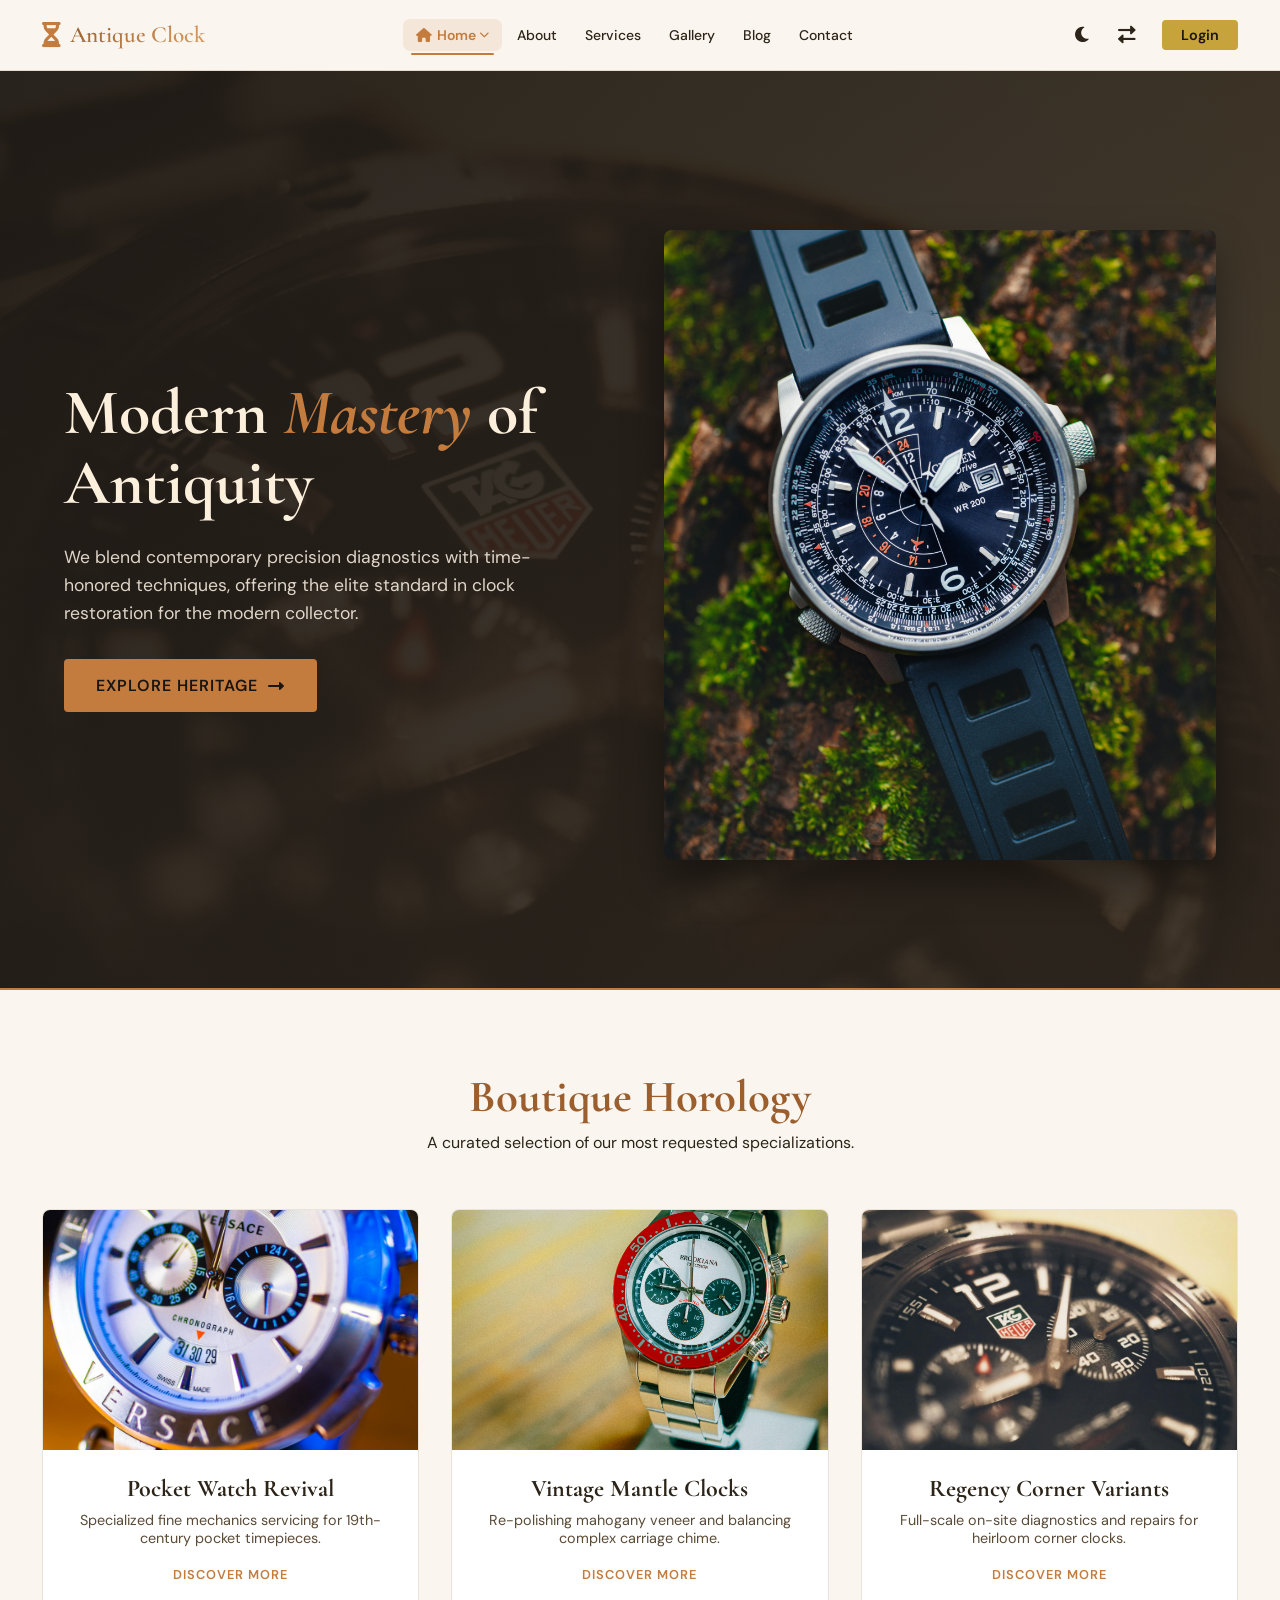
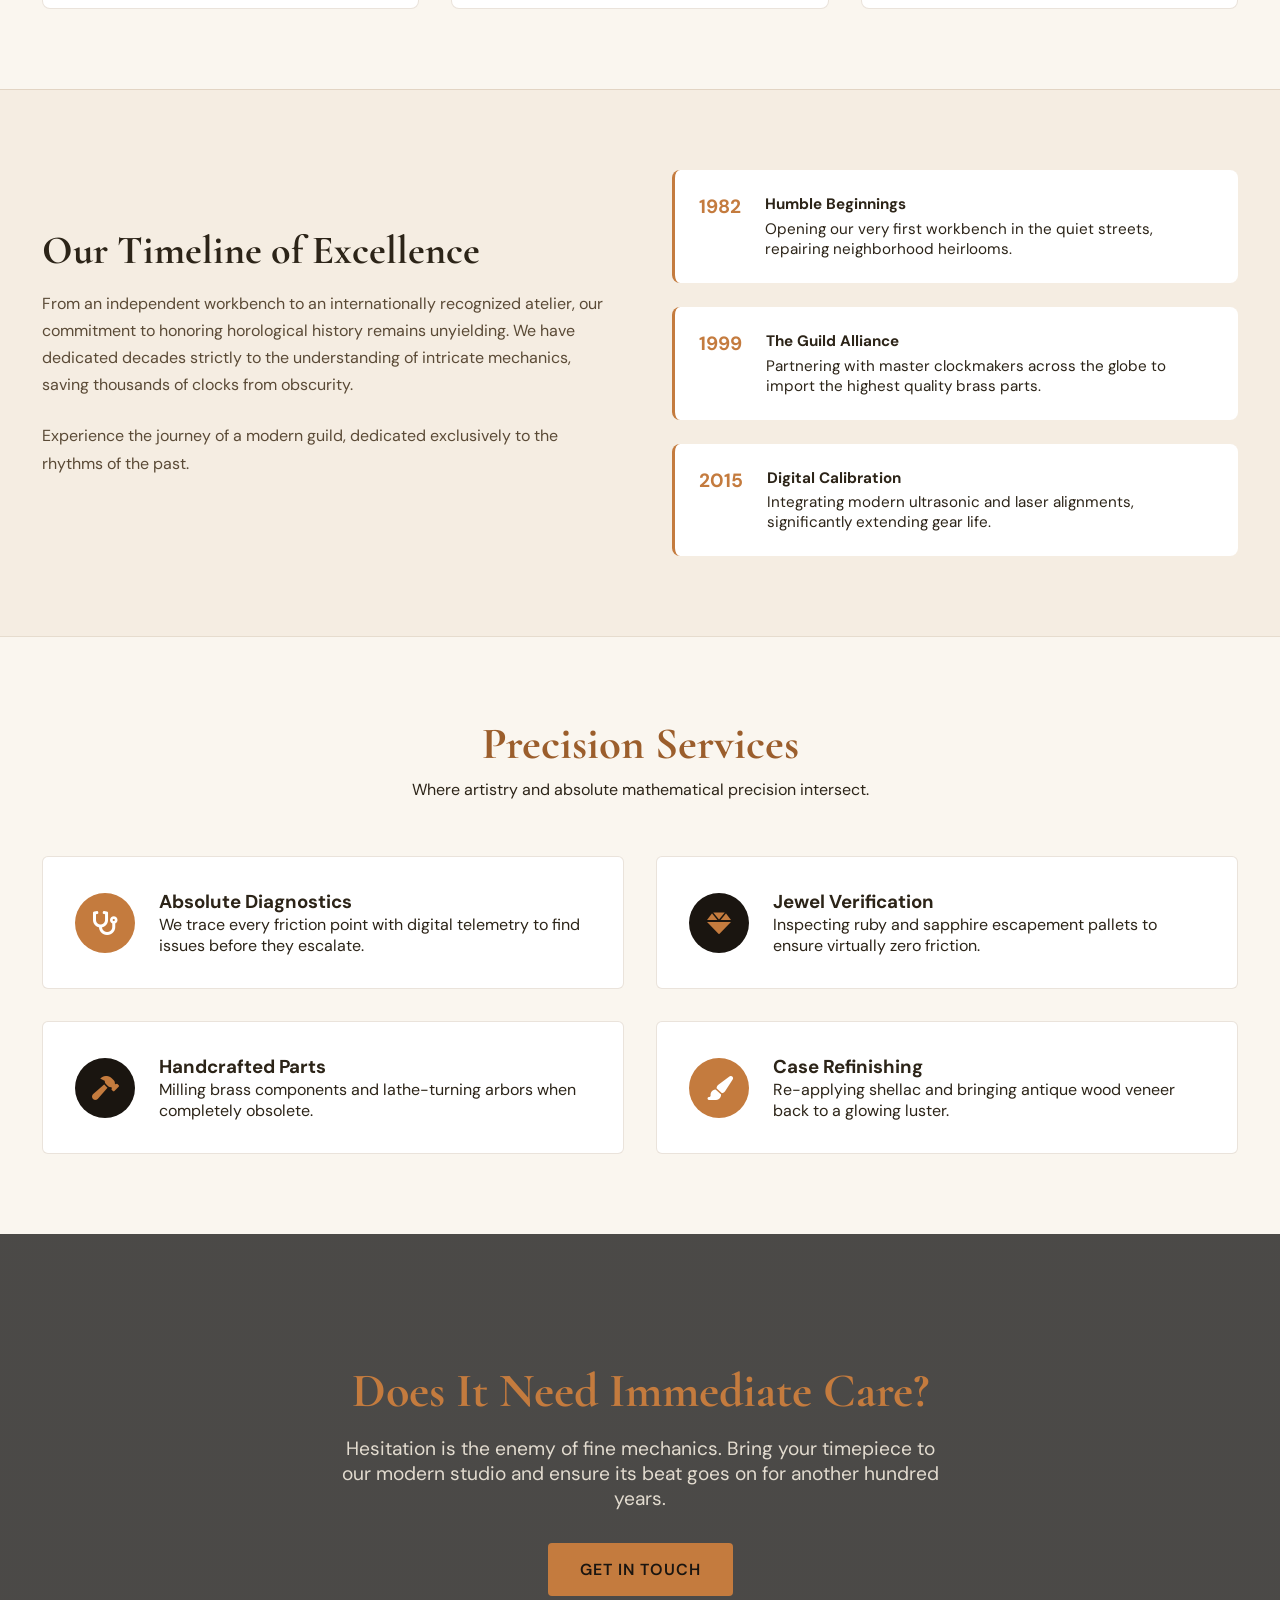
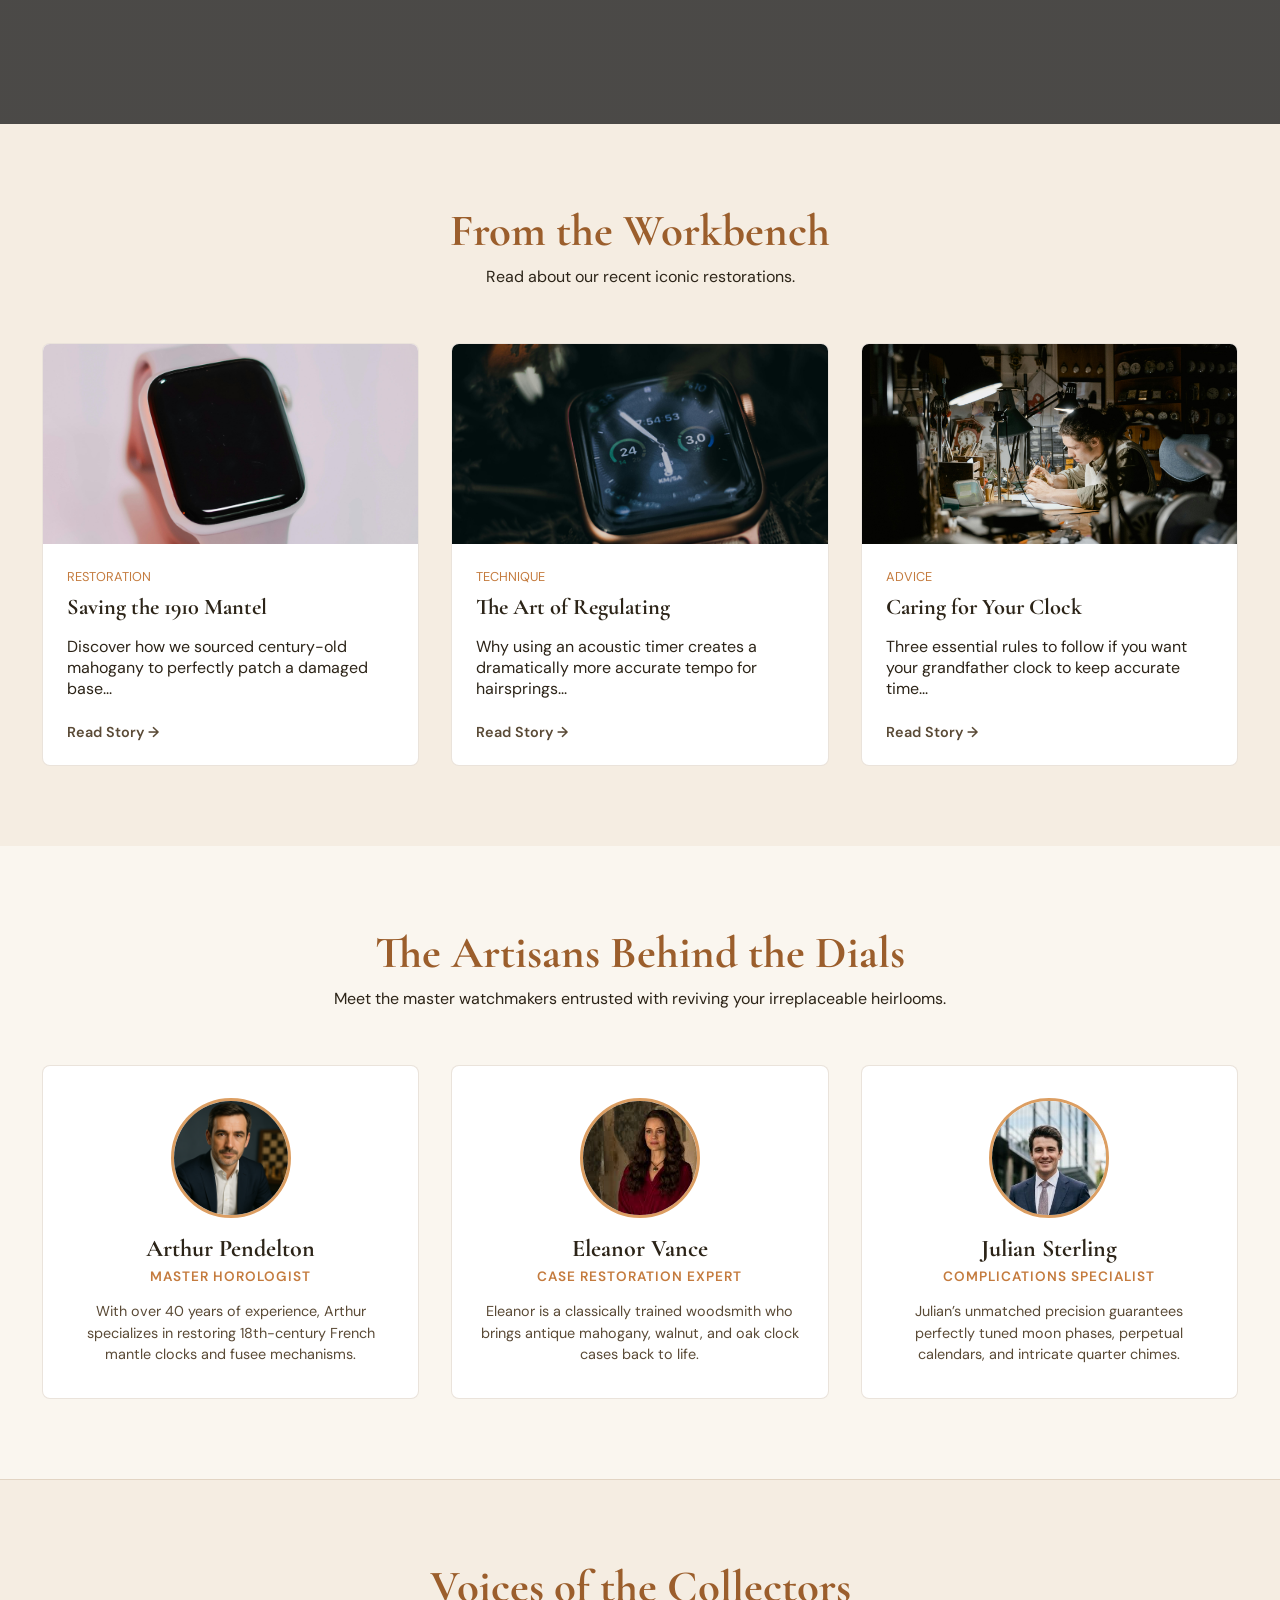
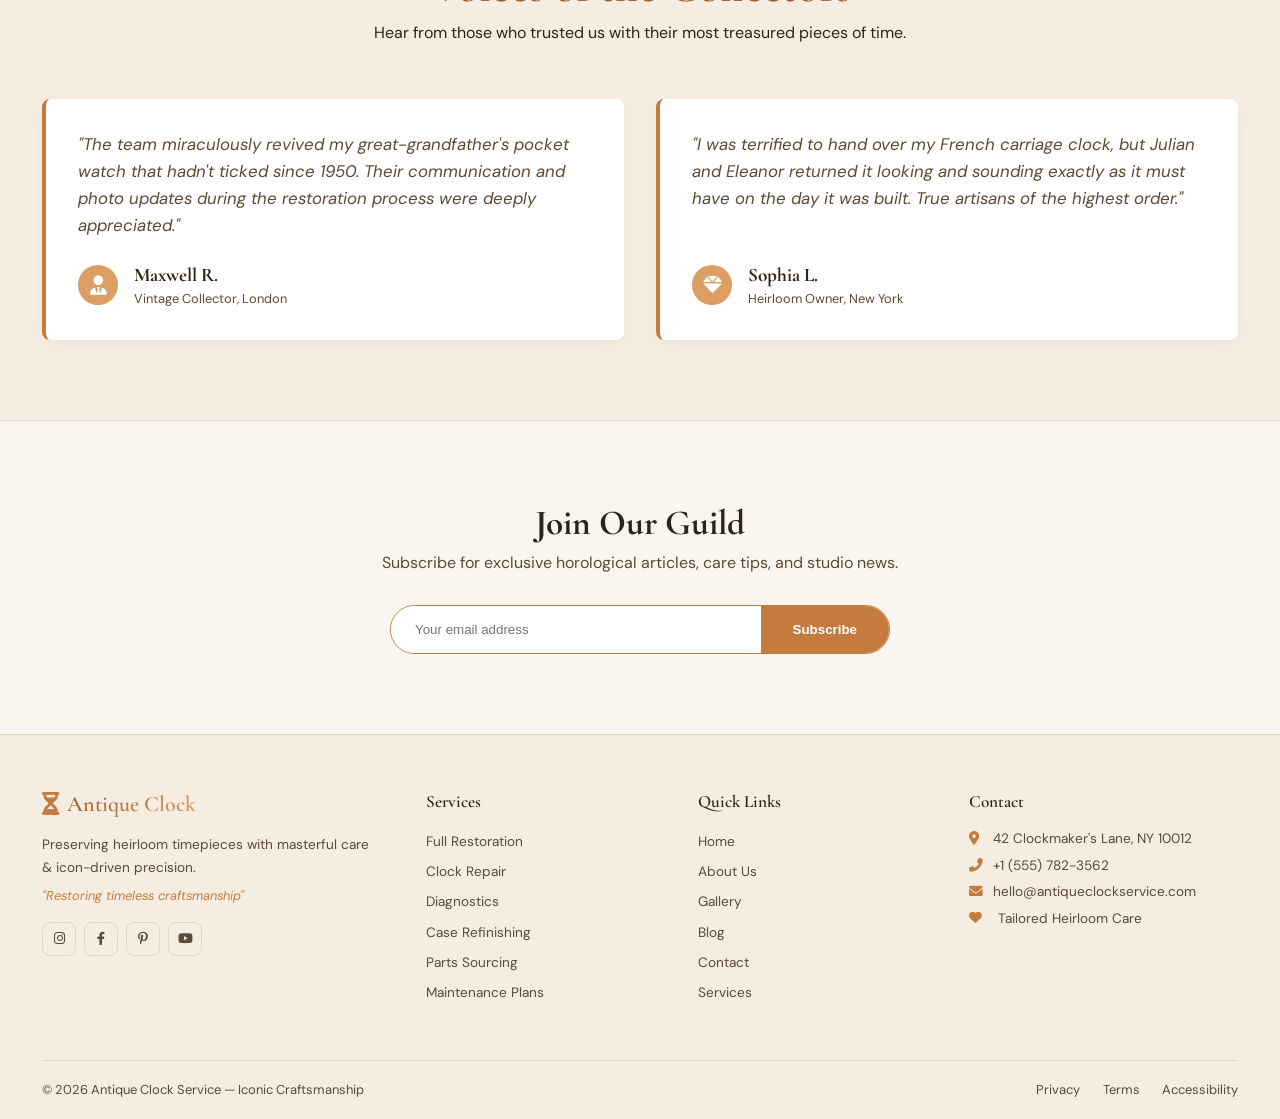
<file: index.html>
<!DOCTYPE html>
<html lang="en">
  <head>
    <meta charset="UTF-8">
    <meta name="viewport"
      content="width=device-width, initial-scale=1.0, viewport-fit=cover">
    <title>Antique Clock | Modern Horology Home</title>
    <link
      href="https://fonts.googleapis.com/css2?family=Cormorant+Garamond:ital,wght@0,400;0,500;0,600;1,400;1,500&family=DM+Sans:wght@300;400;500;600&display=swap"
      rel="stylesheet">
    <link rel="stylesheet"
      href="https://cdnjs.cloudflare.com/ajax/libs/font-awesome/6.0.0-beta3/css/all.min.css">
    <link rel="stylesheet" href="./shared.css">
    <style>
      /* Page Specific Styles for Home 2 */
      
      /* SECTION 1: Modern Hero */
      .home2-hero {
        position: relative;
        padding: 10rem 2rem 8rem;
        background: linear-gradient(135deg, rgba(30,25,20,0.95), rgba(45,35,25,0.85)), url('./image/imag3.jpg') center/cover no-repeat;
        border-bottom: 2px solid var(--gold);
        min-height: 85vh;
        display: flex;
        align-items: center;
      }
      .home2-hero .container {
        display: grid;
        grid-template-columns: 1fr 1fr;
        gap: 3rem;
        align-items: center;
        position: relative;
        z-index: 2;
      }
      .home2-hero-text h1 {
        font-family: 'Cormorant Garamond', serif;
        font-size: clamp(2.8rem, 5vw, 4.5rem);
        color: #fcefdc;
        line-height: 1.1;
        margin-bottom: 1.5rem;
      }
      .home2-hero-text h1 span {
        color: var(--gold);
        font-style: italic;
      }
      .home2-hero-text p {
        font-size: 1.1rem;
        color: rgba(255, 245, 230, 0.85);
        margin-bottom: 2rem;
        max-width: 480px;
        line-height: 1.6;
      }
      .hero2-btn {
        background: var(--gold);
        color: #1a1510;
        padding: 1rem 2rem;
        border-radius: 4px; /* modern sharp edge */
        font-weight: 600;
        text-transform: uppercase;
        letter-spacing: 1px;
        transition: all 0.3s;
        display: inline-flex;
        align-items: center;
        gap: 10px;
        text-decoration: none;
      }
      .hero2-btn:hover {
        background: #fff;
        color: var(--gold-dark);
        transform: translateY(-3px);
      }
      .home2-hero-img-wrapper {
        position: relative;
        border-radius: 8px;
        overflow: hidden;
        box-shadow: 0 20px 40px rgba(0,0,0,0.4);
      }
      .home2-hero-img-wrapper img {
        width: 100%;
        height: 70vh;
        display: block;
        transition: transform 0.8s ease;
        object-fit: cover;
      }
      .home2-hero-img-wrapper:hover img {
        transform: scale(1.05);
      }
      .hero-tagline {
        position: absolute;
        bottom: 20px;
        left: -30px;
        background: var(--cream);
        color: var(--brown-dark);
        padding: 1rem 1.5rem;
        font-family: 'Cormorant Garamond', serif;
        font-size: 1.2rem;
        font-weight: 600;
        border-left: 4px solid var(--gold);
        box-shadow: 0 10px 20px rgba(0,0,0,0.2);
        z-index: 10;
      }
      body.dark .hero-tagline {
        background: #2a221b;
        color: #fcefdc;
      }

      /* SECTION 2: Featured Collections */
      .collections-sec {
        padding: 5rem 0;
        background: var(--cream);
      }
      .sec-header {
        text-align: center;
        margin-bottom: 3.5rem;
      }
      .sec-header h2 {
        font-family: 'Cormorant Garamond', serif;
        font-size: 2.8rem;
        color: var(--gold-dark);
        margin-bottom: 0.5rem;
      }
      body.dark .sec-header h2 { color: var(--gold); }
      .coll-grid {
        display: grid;
        grid-template-columns: repeat(3, 1fr);
        gap: 2rem;
      }
      .coll-card {
        background: var(--card-bg);
        border: 1px solid var(--border);
        border-radius: 8px;
        overflow: hidden;
        transition: all 0.3s;
      }
      .coll-card:hover {
        transform: translateY(-10px);
        box-shadow: 0 15px 30px rgba(0,0,0,0.1);
        border-color: var(--gold);
      }
      .coll-img {
        height: 240px;
        width: 100%;
        object-fit: cover;
      }
      .coll-content {
        padding: 1.5rem;
        text-align: center;
      }
      .coll-content h3 {
        font-family: 'Cormorant Garamond', serif;
        font-size: 1.5rem;
        margin-bottom: 0.5rem;
      }
      .coll-content p {
        font-size: 0.9rem;
        color: var(--brown-mid);
        margin-bottom: 1rem;
      }
      .coll-link {
        color: var(--gold);
        font-weight: 600;
        text-transform: uppercase;
        font-size: 0.8rem;
        letter-spacing: 1px;
        text-decoration: none;
      }

      /* SECTION 3: The Master's Chronicle */
      .chronicle-sec {
        padding: 5rem 0;
        background: var(--cream-mid);
        border-top: 1px solid var(--border);
      }
      .chronicle-flex {
        display: flex;
        align-items: center;
        gap: 4rem;
      }
      .chronicle-text {
        flex: 1;
      }
      .chronicle-text h2 {
        font-family: 'Cormorant Garamond', serif;
        font-size: 2.5rem;
        margin-bottom: 1rem;
      }
      .chronicle-text p {
        margin-bottom: 1.5rem;
        line-height: 1.7;
        color: var(--brown-mid);
      }
      .timeline {
        flex: 1;
        display: flex;
        flex-direction: column;
        gap: 1.5rem;
      }
      .time-item {
        display: flex;
        align-items: flex-start;
        gap: 1.5rem;
        background: var(--card-bg);
        padding: 1.5rem;
        border-radius: 8px;
        border-left: 3px solid var(--gold);
      }
      .time-year {
        font-weight: 700;
        color: var(--gold);
        font-size: 1.2rem;
      }
      .time-desc {
        font-size: 0.95rem;
      }
      .time-desc h4 { margin-bottom: 0.3rem }

      /* SECTION 4: Modern Services Showcase */
      .services-modern {
        padding: 5rem 0;
        background: var(--cream);
        border-top: 1px solid var(--border);
      }
      .serv-grid {
        display: grid;
        grid-template-columns: repeat(2, 1fr);
        gap: 2rem;
      }
      .serv-box {
        display: flex;
        align-items: center;
        gap: 1.5rem;
        padding: 2rem;
        background: var(--card-bg);
        border: 1px solid var(--border);
        transition: all 0.3s;
        border-radius: 6px;
      }
      .serv-box:hover {
        background: rgba(212, 175, 55, 0.05);
        border-color: var(--gold);
        transform: translateY(-3px);
      }
      .serv-icon {
        width: 60px;
        height: 60px;
        border-radius: 50%;
        background: var(--gold);
        color: #fff;
        display: flex;
        align-items: center;
        justify-content: center;
        font-size: 1.5rem;
        flex-shrink: 0;
      }
      .serv-box.dark-icon .serv-icon {
        background: #1a1510;
        color: var(--gold);
      }
      body.dark .serv-box.dark-icon .serv-icon { background: #332b21; }

      /* SECTION 5: Parallax Banner */
      .parallax-banner {
        padding: 8rem 0;
        background: linear-gradient(rgba(0,0,0,0.7), rgba(0,0,0,0.7)), url('https://images.unsplash.com/photo-1549487532-a5e2f7535560?q=80&w=2070&auto=format') center/cover fixed;
        text-align: center;
        color: #fff;
      }
      .parallax-banner h2 {
        font-family: 'Cormorant Garamond', serif;
        font-size: 3rem;
        color: var(--gold);
        margin-bottom: 1rem;
      }
      .parallax-banner p {
        font-size: 1.2rem;
        max-width: 600px;
        margin: 0 auto 2rem;
        color: #e2dbcf;
      }

      /* SECTION 6: Latest from the bench */
      .blog-sec {
        padding: 5rem 0;
        background: var(--cream-mid);
      }
      .b-grid {
        display: grid;
        grid-template-columns: repeat(3, 1fr);
        gap: 2rem;
      }
      .b-card {
        background: var(--card-bg);
        border-radius: 8px;
        overflow: hidden;
        border: 1px solid var(--border);
        transition: all 0.2s;
        display: flex;
        flex-direction: column;
        height: 100%;
      }
      .b-card:hover { transform: translateY(-5px); border-color: var(--gold); }
      .b-img {
        width: 100%;
        height: 200px;
        object-fit: cover;
      }
      .b-info {
        padding: 1.5rem;
        display: flex;
        flex-direction: column;
        flex-grow: 1;
      }
      .b-meta {
        font-size: 0.8rem;
        color: var(--gold);
        text-transform: uppercase;
        margin-bottom: 0.5rem;
        display: block;
      }
      .b-info h3 {
        font-family: 'Cormorant Garamond', serif;
        font-size: 1.4rem;
        margin-bottom: 1rem;
      }
      .b-info p {
        flex-grow: 1;
        margin-bottom: 1.5rem;
      }
      .b-info a {
        color: var(--brown-mid);
        text-decoration: none;
        font-size: 0.9rem;
        font-weight: 600;
        margin-top: auto;
      }
      .b-info a:hover { color: var(--gold);
       }
      .btn-container {
        display: flex;
        justify-content: center;
        align-items: center;
        margin-top: 20px;
       }
      .read-btn:hover {
       color: white;
      }

      /* NEW SECTION: Master Horologists */
      .team-sec {
        padding: 5rem 0;
        background: var(--cream);
      }
      .team-grid {
        display: grid;
        grid-template-columns: repeat(3, 1fr);
        gap: 2rem;
      }
      .team-card {
        text-align: center;
        background: var(--card-bg);
        border: 1px solid var(--border);
        border-radius: 8px;
        padding: 2rem 1.5rem;
        transition: transform 0.3s;
      }
      .team-card:hover {
        transform: translateY(-5px);
        box-shadow: 0 10px 20px rgba(0,0,0,0.05);
        border-color: var(--gold);
      }
      .team-img {
        width: 120px;
        height: 120px;
        border-radius: 50%;
        object-fit: cover;
        margin: 0 auto 1rem;
        border: 3px solid var(--gold-light);
      }
      .team-card h3 {
        font-family: 'Cormorant Garamond', serif;
        font-size: 1.5rem;
        margin-bottom: 0.3rem;
      }
      .team-card .role {
        color: var(--gold);
        font-size: 0.85rem;
        text-transform: uppercase;
        letter-spacing: 1px;
        font-weight: 600;
        margin-bottom: 1rem;
        display: block;
      }
      .team-card p {
        font-size: 0.9rem;
        color: var(--brown-mid);
        line-height: 1.5;
      }

      /* NEW SECTION: Client Testimonials */
      .testi-sec {
        padding: 5rem 0;
        background: var(--cream-mid);
        border-top: 1px solid var(--border);
      }
      .testi-grid {
        display: grid;
        grid-template-columns: repeat(2, 1fr);
        gap: 2rem;
      }
      .testi-card {
        background: var(--card-bg);
        padding: 2rem;
        border-radius: 8px;
        border-left: 4px solid var(--gold);
        box-shadow: 0 5px 15px rgba(0,0,0,0.03);
        display: flex;
        flex-direction: column;
        height: 100%;
      }
      .testi-card p {
        font-style: italic;
        color: var(--brown-mid);
        margin-bottom: 1.5rem;
        line-height: 1.6;
        font-size: 1.05rem;
        flex-grow: 1;
      }
      .testi-client {
        display: flex;
        align-items: center;
        gap: 1rem;
        margin-top: auto;
      }
      .testi-client .t-icon {
        width: 40px;
        height: 40px;
        border-radius: 50%;
        background: var(--gold-light);
        display: flex;
        align-items: center;
        justify-content: center;
        color: #fff;
        font-size: 1.2rem;
      }
      .testi-client h4 {
        margin: 0;
        font-family: 'Cormorant Garamond', serif;
        font-size: 1.2rem;
      }
      .testi-client span {
        font-size: 0.8rem;
        color: var(--brown-mid);
      }

      /* SECTION 7: Newsletter */
      .newsletter-sec {
        padding: 5rem 0;
        background: var(--cream);
        text-align: center;
        border-top: 1px solid var(--border);
      }
      .newsletter-sec h2 { font-family: 'Cormorant Garamond', serif; font-size: 2.2rem; margin-bottom: 0.5rem; }
      .newsletter-sec p { color: var(--brown-mid); }
      .news-form {
        max-width: 500px;
        margin: 2rem auto 0;
        display: flex;
        border: 1px solid var(--gold);
        border-radius: 30px;
        overflow: hidden;
      }
      .news-form input {
        flex: 1;
        padding: 1rem 1.5rem;
        border: none;
        background: var(--card-bg);
        color: var(--brown-dark);
        outline: none;
      }
      body.dark .news-form input {
        color: #fff;
      }
      .news-form button {
        background: var(--gold);
        color: #fff;
        border: none;
        padding: 0 2rem;
        font-weight: 600;
        cursor: pointer;
        transition: 0.2s;
      }
      .news-form button:hover {
        background: var(--gold-dark);
      }

      @media(max-width: 992px) {
        .home2-hero .container { grid-template-columns: 1fr; }
        .hero-tagline { left: 20px; bottom: -20px; }
        .chronicle-flex { flex-direction: column; }
        .coll-grid, .b-grid { grid-template-columns: repeat(2, 1fr); }
      }
      @media(max-width: 768px) {
        .serv-grid { grid-template-columns: 1fr; }
        .coll-grid, .b-grid, .team-grid, .testi-grid { grid-template-columns: 1fr; }
      }
      @media(max-width: 480px) {
        .news-form {
          flex-direction: column;
          border: none;
          gap: 10px;
          overflow: visible;
        }
        .news-form input, .news-form button {
          border-radius: 30px;
          width: 100%;
        }
        .news-form input {
          border: 1px solid var(--gold);
        }
        .news-form button {
          padding: 1rem;
        }
      }
    </style>
    <link rel="icon" type="image/png" href="./favicon.png">
  </head>
  <body>

    <!-- Navbar Wrapper -->
    <div class="nav-wrapper">
      <div class="container">
        <nav>
          <a href="./index.html" class="logo">
            <i class="fas fa-hourglass-half logo-icon"></i>
            <span class="logo-name">Antique Clock</span>
          </a>
          <ul class="nav-links">
            <li class="ddrop">
              <button class="ddrop-btn active"><i class="fas fa-home"></i> Home <i class="fas fa-chevron-down chevron"></i></button>
              <div class="ddrop-menu">
                <a href="./index.html" class="active">Home 1</a>
                <a href="./home 2.html">Home 2</a>
              </div>
            </li>
            <li><a href="./about.html">About</a></li>
            <li><a href="./services.html">Services</a></li>
            <li><a href="./gallery.html">Gallery</a></li>
            <li><a href="./blog.html">Blog</a></li>
            <li><a href="./contact.html">Contact</a></li>
          </ul>
          <div class="nav-actions">
            <button class="icon-btn" id="darkToggle" aria-label="Dark mode"><i class="fa-solid fa-moon"></i></button>
            <button class="icon-btn" id="rtlToggle" aria-label="RTL mode"><i class="fa-solid fa-right-left"></i></button>
            <a href="./login.html" style="background: #C6A43B; color: #1a1510; padding: 0.4rem 1.2rem; border-radius: 4px; font-weight: 600; text-decoration: none; margin-left: 10px; font-size: 0.9rem; font-family: 'DM Sans', sans-serif;">Login</a>
          </div>
          <!-- Mobile hamburger -->
          <div class="mob-actions">
            <button class="hamburger" id="openDrawer" aria-label="Menu">☰</button>
          </div>
        </nav>
      </div>
    </div>

    <!-- Drawer overlay & drawer panel -->
    <div class="drawer-overlay" id="drawerOverlay"></div>
    <div class="drawer" id="drawer">
      <div class="drawer-header">
        <a href="./index.html" class="drawer-logo" data-close><i class="fas fa-hourglass-half"></i><span>Antique Clock</span></a>
        <button class="drawer-close" id="closeDrawer"><i class="fas fa-times"></i></button>
      </div>
      <div class="drawer-nav">
        <div class="drawer-section-label">Navigation</div>
        <a href="javascript:void(0)" class="active" data-close><i class="fas fa-home"></i> Home</a>
        <div class="drawer-sub">
          <a href="./index.html" class="active" data-close>Home 1 — Classic</a>
          <a href="./home 2.html" data-close>Home 2 — Modern</a>
        </div>
        <a href="./about.html" data-close>About</a>
        <a href="./services.html" data-close>Services</a>
        <a href="./gallery.html" data-close>Gallery</a>
        <a href="./blog.html" data-close>Blog</a>
        <a href="./contact.html" data-close>Contact</a>
        <div class="drawer-divider"></div>
        <!-- Enhanced controls injected via JS -->
      </div>
    </div>

    <!-- SECTION 1: Modern Split Hero -->
    <section class="home2-hero">
      <div class="container">
        <div class="home2-hero-text">
          <h1>Modern <span>Mastery</span> of Antiquity</h1>
          <p>We blend contemporary precision diagnostics with time-honored
            techniques, offering the elite standard in clock restoration for the
            modern collector.</p>
          <a href="./services.html" class="hero2-btn">Explore Heritage <i
              class="fas fa-long-arrow-alt-right"></i></a>
        </div>
        <div class="home2-hero-img-wrapper">
          <img src="./image/Home2main.jpg " alt="Clock making showcase">
        </div>
      </div>
    </section>

    <!-- SECTION 2: Featured Collections -->
    <section class="collections-sec">
      <div class="container">
        <div class="sec-header">
          <h2>Boutique Horology</h2>
          <p>A curated selection of our most requested specializations.</p>
        </div>
        <div class="coll-grid">
          <div class="coll-card">
            <img src="./image/imag1.jpg" alt="Pocket Watches" class="coll-img">
            <div class="coll-content">
              <h3>Pocket Watch Revival</h3>
              <p>Specialized fine mechanics servicing for 19th-century pocket
                timepieces.</p>
              <a href="#" class="coll-link">Discover More</a>
            </div>
          </div>
          <div class="coll-card">
            <img src="./image/imag2.jpg" alt="Mantle Clocks" class="coll-img">
            <div class="coll-content">
              <h3>Vintage Mantle Clocks</h3>
              <p>Re-polishing mahogany veneer and balancing complex carriage
                chime.</p>
              <a href="#" class="coll-link">Discover More</a>
            </div>
          </div>
          <div class="coll-card">
            <img src="./image/imag3.jpg" alt="Grandfather Clocks"
              class="coll-img">
            <div class="coll-content">
              <h3>Regency Corner Variants</h3>
              <p>Full-scale on-site diagnostics and repairs for heirloom corner
                clocks.</p>
              <a href="#" class="coll-link">Discover More</a>
            </div>
          </div>
        </div>
      </div>
    </section>

    <!-- SECTION 3: The Master's Chronicle -->
    <section class="chronicle-sec">
      <div class="container">
        <div class="chronicle-flex">
          <div class="chronicle-text">
            <h2>Our Timeline of Excellence</h2>
            <p>From an independent workbench to an internationally recognized
              atelier, our commitment to honoring horological history remains
              unyielding. We have dedicated decades strictly to the
              understanding of intricate mechanics, saving thousands of clocks
              from obscurity.</p>
            <p>Experience the journey of a modern guild, dedicated exclusively
              to the rhythms of the past.</p>
          </div>
          <div class="timeline">
            <div class="time-item">
              <div class="time-year">1982</div>
              <div class="time-desc">
                <h4>Humble Beginnings</h4>
                <p>Opening our very first workbench in the quiet streets,
                  repairing neighborhood heirlooms.</p>
              </div>
            </div>
            <div class="time-item">
              <div class="time-year">1999</div>
              <div class="time-desc">
                <h4>The Guild Alliance</h4>
                <p>Partnering with master clockmakers across the globe to import
                  the highest quality brass parts.</p>
              </div>
            </div>
            <div class="time-item">
              <div class="time-year">2015</div>
              <div class="time-desc">
                <h4>Digital Calibration</h4>
                <p>Integrating modern ultrasonic and laser alignments,
                  significantly extending gear life.</p>
              </div>
            </div>
          </div>
        </div>
      </div>
    </section>

    <!-- SECTION 4: Modern Services Showcase -->
    <section class="services-modern">
      <div class="container">
        <div class="sec-header">
          <h2>Precision Services</h2>
          <p>Where artistry and absolute mathematical precision intersect.</p>
        </div>
        <div class="serv-grid">
          <div class="serv-box">
            <div class="serv-icon"><i class="fas fa-stethoscope"></i></div>
            <div>
              <h3>Absolute Diagnostics</h3>
              <p>We trace every friction point with digital telemetry to find
                issues before they escalate.</p>
            </div>
          </div>
          <div class="serv-box dark-icon">
            <div class="serv-icon"><i class="fas fa-gem"></i></div>
            <div>
              <h3>Jewel Verification</h3>
              <p>Inspecting ruby and sapphire escapement pallets to ensure
                virtually zero friction.</p>
            </div>
          </div>
          <div class="serv-box dark-icon">
            <div class="serv-icon"><i class="fas fa-hammer"></i></div>
            <div>
              <h3>Handcrafted Parts</h3>
              <p>Milling brass components and lathe-turning arbors when
                completely obsolete.</p>
            </div>
          </div>
          <div class="serv-box">
            <div class="serv-icon"><i class="fas fa-paint-brush"></i></div>
            <div>
              <h3>Case Refinishing</h3>
              <p>Re-applying shellac and bringing antique wood veneer back to a
                glowing luster.</p>
            </div>
          </div>
        </div>
      </div>
    </section>

    <!-- SECTION 5: Parallax Banner CTA -->
    <section class="parallax-banner">
      <div class="container">
        <h2>Does It Need Immediate Care?</h2>
        <p>Hesitation is the enemy of fine mechanics. Bring your timepiece to
          our modern studio and ensure its beat goes on for another hundred
          years.</p>
        <a href="./contact.html" class="hero2-btn">Get In Touch</a>
      </div>
    </section>

    <!-- SECTION 6: Latest from the bench -->
    <section class="blog-sec">
      <div class="container">
        <div class="sec-header">
          <h2>From the Workbench</h2>
          <p>Read about our recent iconic restorations.</p>
        </div>
        <div class="b-grid">
          <div class="b-card">
            <img src="./image/imag4.jpg" alt="Blog Image" class="b-img">
            <div class="b-info">
              <span class="b-meta">Restoration</span>
              <h3>Saving the 1910 Mantel</h3>
              <p>Discover how we sourced century-old mahogany to perfectly patch
                a damaged base...</p>
              <a href="./blog.html" class="read-btn">Read Story →</a>
            </div>
          </div>
          <div class="b-card">
            <img src="./image/imag5.jpg" alt="Blog Image" class="b-img">
            <div class="b-info">
              <span class="b-meta">Technique</span>
              <h3>The Art of Regulating</h3>
              <p>Why using an acoustic timer creates a dramatically more
                accurate tempo for hairsprings...</p>
              <a href="./blog.html" class="read-btn">Read Story →</a>
            </div>
          </div>
          <div class="b-card">
            <img src="./image/Caring for Your Clock.jpg" alt="Blog Image"
              class="b-img">
            <div class="b-info">
              <span class="b-meta">Advice</span>
              <h3>Caring for Your Clock</h3>
              <p>Three essential rules to follow if you want your grandfather
                clock to keep accurate time...</p>
              <a href="./blog.html" class="read-btn">Read Story →</a>
            </div>
          </div>
        </div>
      </div>
    </section>

    <!-- NEW SECTION: Master Horologists -->
    <section class="team-sec">
      <div class="container">
        <div class="sec-header">
          <h2>The Artisans Behind the Dials</h2>
          <p>Meet the master watchmakers entrusted with reviving your
            irreplaceable heirlooms.</p>
        </div>
        <div class="team-grid">
          <div class="team-card">
            <img src="./image/home2.png" alt="Head Horologist" class="team-img">
            <h3>Arthur Pendelton</h3>
            <span class="role">Master Horologist</span>
            <p>With over 40 years of experience, Arthur specializes in restoring
              18th-century French mantle clocks and fusee mechanisms.</p>
          </div>
          <div class="team-card">
            <img src="./image/home3.jpg" alt="Case Restoration Expert"
              class="team-img">
            <h3>Eleanor Vance</h3>
            <span class="role">Case Restoration Expert</span>
            <p>Eleanor is a classically trained woodsmith who brings antique
              mahogany, walnut, and oak clock cases back to life.</p>
          </div>
          <div class="team-card">
            <img src="./image/home4.jpg" alt="Complications Specialist"
              class="team-img">
            <h3>Julian Sterling</h3>
            <span class="role">Complications Specialist</span>
            <p>Julian’s unmatched precision guarantees perfectly tuned moon
              phases, perpetual calendars, and intricate quarter chimes.</p>
          </div>
        </div>
      </div>
    </section>

    <!-- NEW SECTION: Client Testimonials -->
    <section class="testi-sec">
      <div class="container">
        <div class="sec-header">
          <h2>Voices of the Collectors</h2>
          <p>Hear from those who trusted us with their most treasured pieces of
            time.</p>
        </div>
        <div class="testi-grid">
          <div class="testi-card">
            <p>"The team miraculously revived my great-grandfather's pocket watch that hadn't ticked since 1950. Their communication and photo updates during the restoration process were deeply appreciated."</p>
            <div class="testi-client">
              <div class="t-icon"><i class="fas fa-user-tie"></i></div>
              <div>
                <h4>Maxwell R.</h4>
                <span>Vintage Collector, London</span>
              </div>
            </div>
          </div>
          <div class="testi-card">
            <p>"I was terrified to hand over my French carriage clock, but Julian and Eleanor returned it looking and sounding exactly as it must have on the day it was built. True artisans of the highest order."</p>
            <div class="testi-client">
              <div class="t-icon"><i class="fas fa-gem"></i></div>
              <div>
                <h4>Sophia L.</h4>
                <span>Heirloom Owner, New York</span>
              </div>
            </div>
          </div>
        </div>
      </div>
    </section>

    <!-- SECTION 7: Newsletter -->
    <section class="newsletter-sec">
      <div class="container">
        <h2>Join Our Guild</h2>
        <p>Subscribe for exclusive horological articles, care tips, and studio
          news.</p>
        <div class="news-form">
          <input type="email" placeholder="Your email address">
          <button type="submit">Subscribe</button>
        </div>
      </div>
    </section>

    <!-- Footer -->
    <footer>
      <div class="container">
        <div class="footer-grid">
          <div class="footer-brand">
            <div class="footer-logo">
              <i class="fas fa-hourglass-half"></i><span
                class="footer-logo-name">Antique Clock</span>
            </div>
            <p>Preserving heirloom timepieces with masterful care & icon-driven
              precision.</p>
            <div class="footer-tagline">"Restoring timeless craftsmanship"</div>
            <div class="social-row">
              <a href="#" class="social-btn"><i
                  class="fab fa-instagram"></i></a>
              <a href="#" class="social-btn"><i
                  class="fab fa-facebook-f"></i></a>
              <a href="#" class="social-btn"><i
                  class="fab fa-pinterest-p"></i></a>
              <a href="#" class="social-btn"><i class="fab fa-youtube"></i></a>
            </div>
          </div>
          <div class="footer-col">
            <h4>Services</h4>
            <ul>
              <li><a href="#">Full Restoration</a></li>
              <li><a href="#">Clock Repair</a></li>
              <li><a href="./services.html">Diagnostics</a></li>
              <li><a href="#">Case Refinishing</a></li>
              <li><a href="#">Parts Sourcing</a></li>
              <li><a href="#">Maintenance Plans</a></li>
            </ul>
          </div>
          <div class="footer-col">
            <h4>Quick Links</h4>
            <ul>
              <li><a href="./index.html">Home</a></li>
              <li><a href="./about.html">About Us</a></li>
              <li><a href="./gallery.html">Gallery</a></li>
              <li><a href="./blog.html">Blog</a></li>
              <li><a href="./contact.html">Contact</a></li>
              <li><a href="./services.html">Services</a></li>
            </ul>
          </div>
          <div class="footer-col">
            <h4>Contact</h4>
            <div class="contact-row">
              <i class="fas fa-map-marker-alt"></i><span>42 Clockmaker's Lane, NY 10012</span>
            </div>
            <div class="contact-row">
              <i class="fas fa-phone-alt"></i><span>+1 (555) 782-3562</span>
            </div>
            <div class="contact-row">
              <i
                class="fas fa-envelope"></i><span>hello@antiqueclockservice.com</span>
            </div>
            <div class="contact-row">
              <i class="fas fa-heart"
                style="color:var(--gold); font-size: 0.8rem; margin-right: 5px;"></i><span>Tailored
                Heirloom Care</span>
            </div>
          </div>
        </div>
        <div class="footer-bottom">
          <div>© 2026 Antique Clock Service — Iconic Craftsmanship</div>
          <div class="legal">
            <a href="#">Privacy</a>
            <a href="#">Terms</a>
            <a href="#">Accessibility</a>
          </div>
        </div>
      </div>
    </footer>

    <script src="./nav.js"></script>
  </body>
</html>
</file>
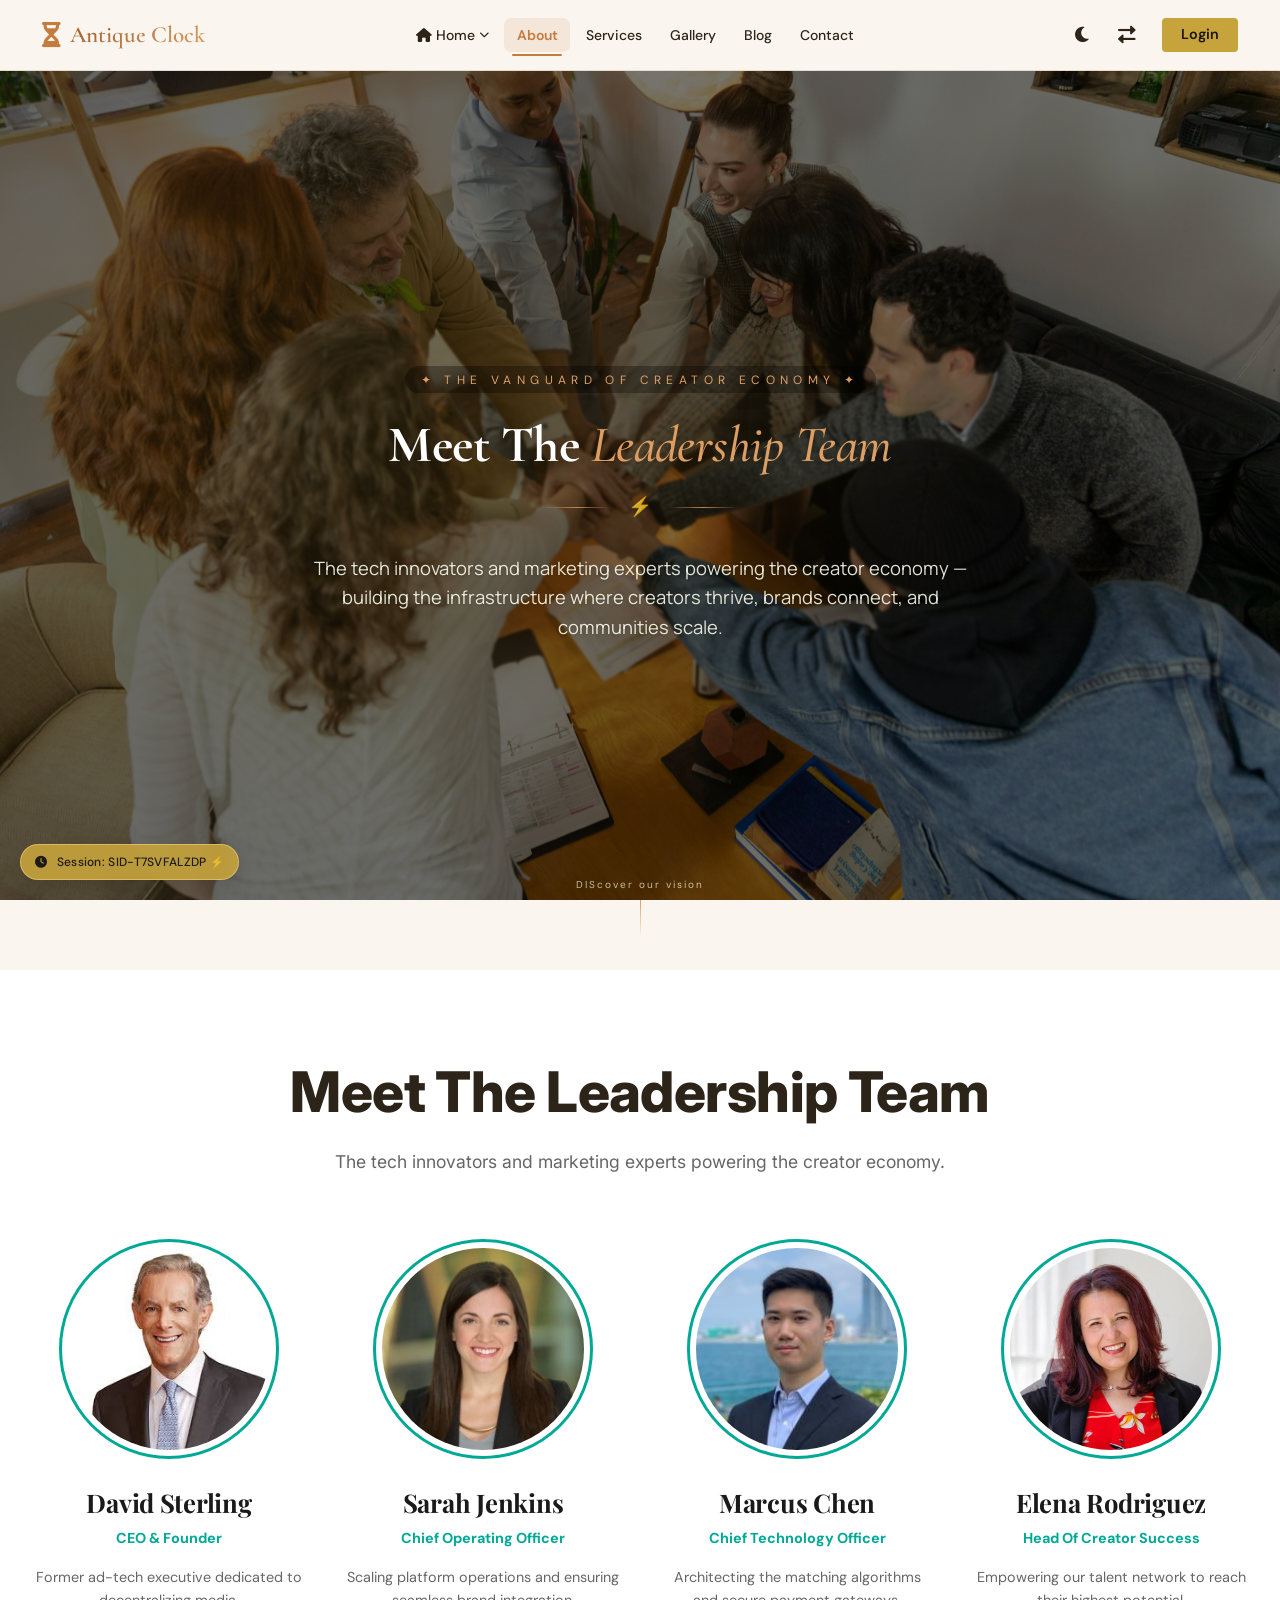
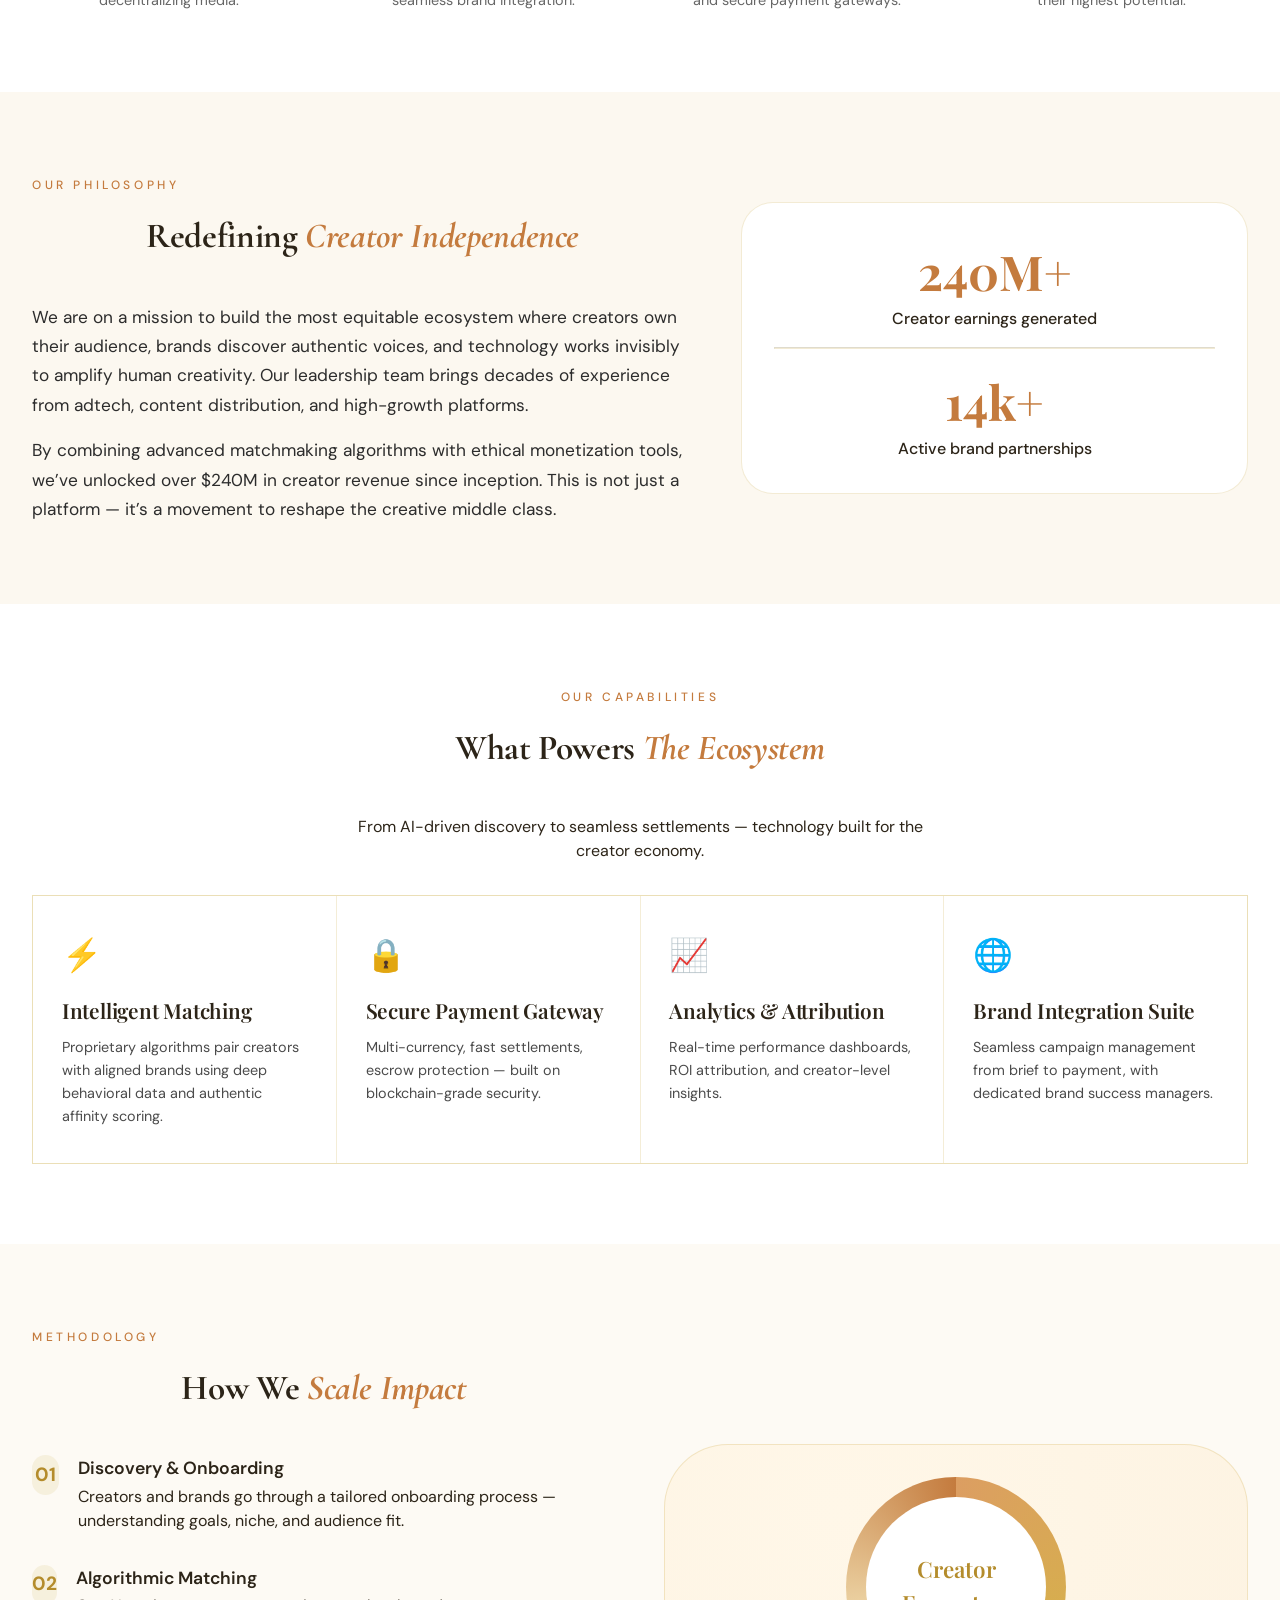
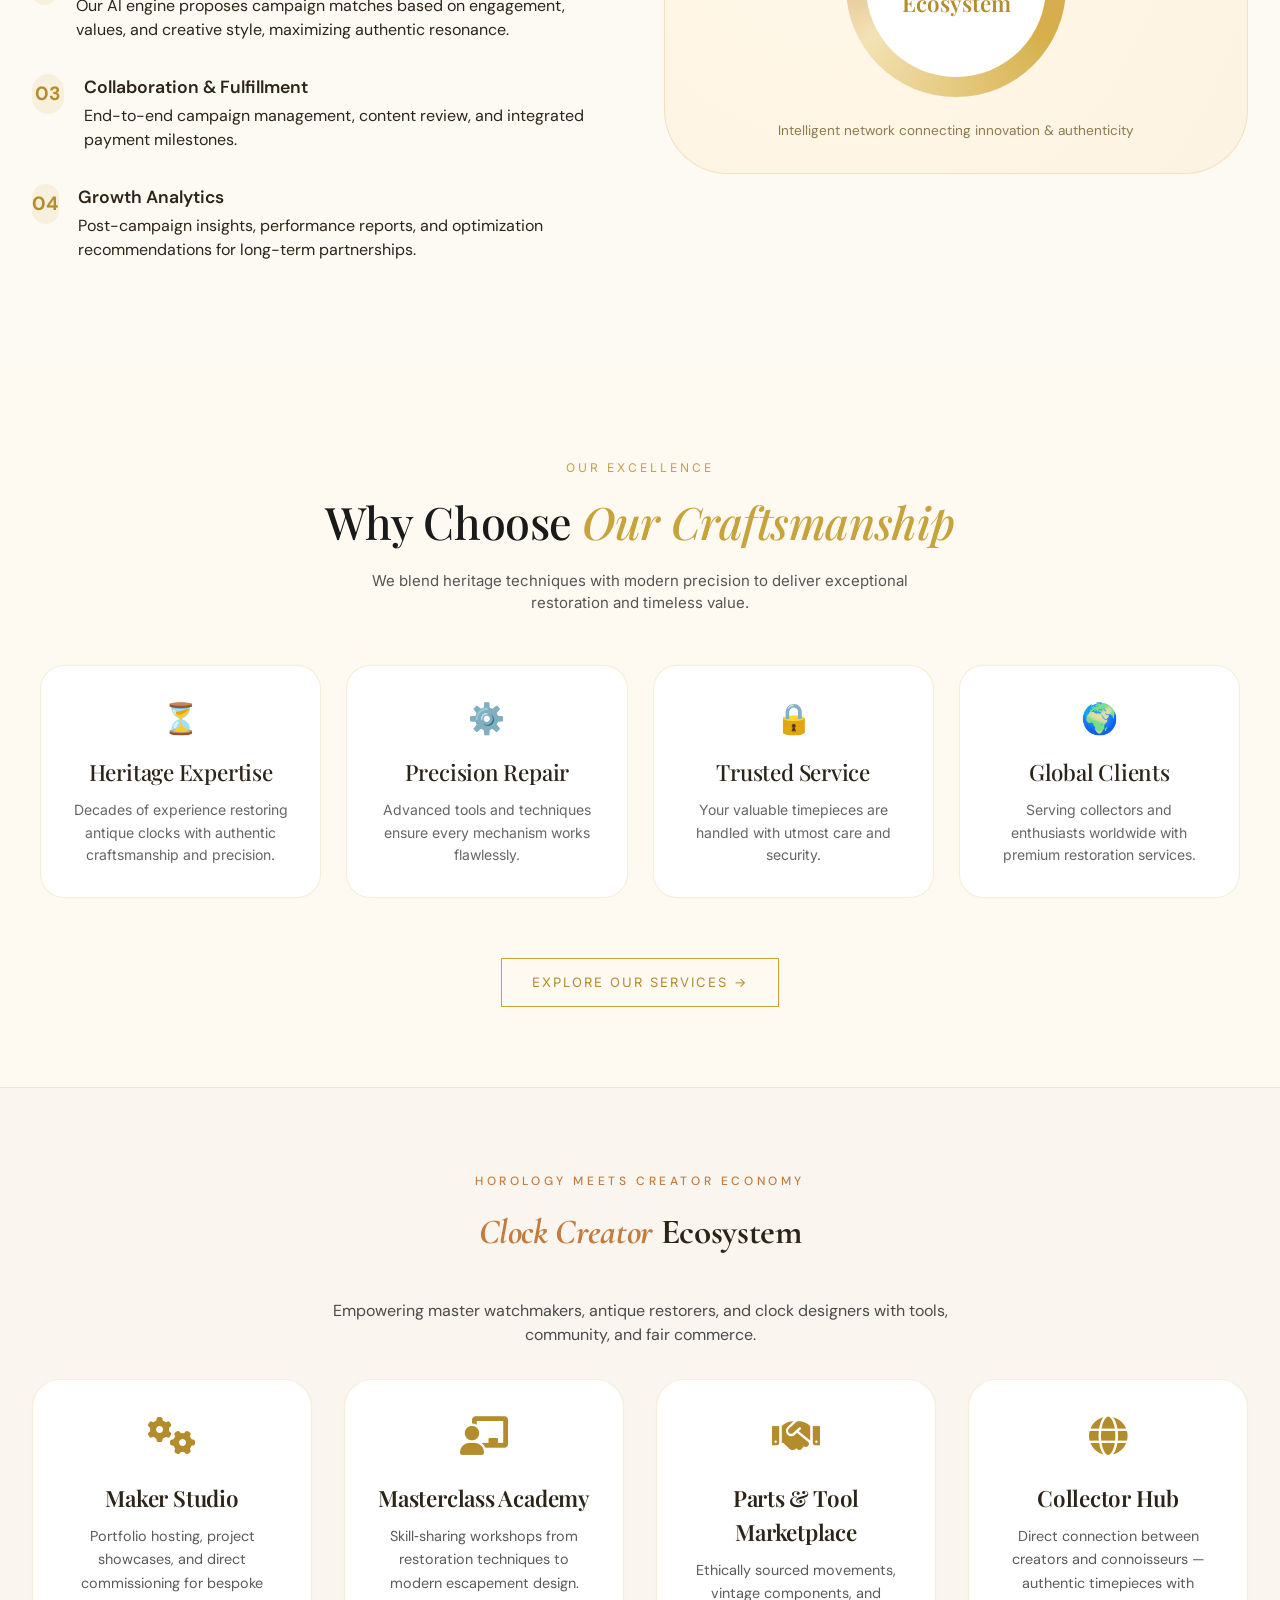
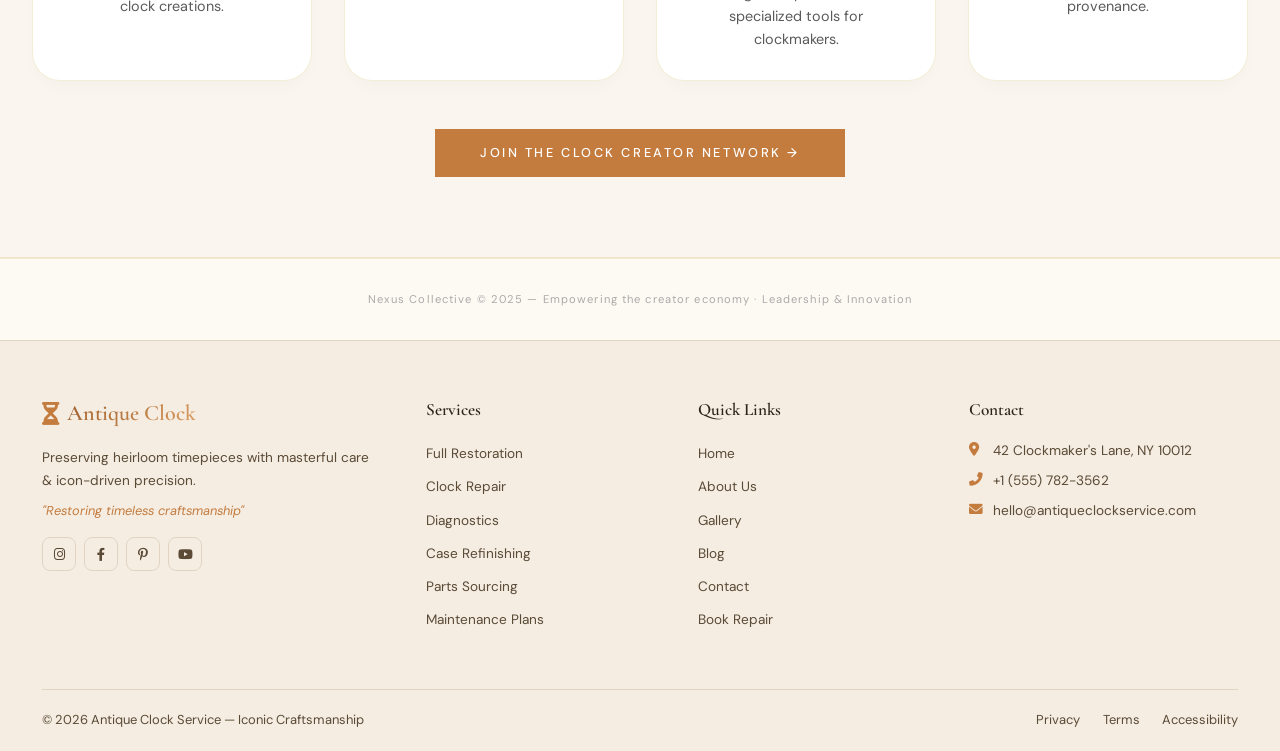
<file: about.html>
<!DOCTYPE html>
<html lang="en">
<head>
  <meta charset="UTF-8">
  <meta name="viewport" content="width=device-width, initial-scale=1.0, viewport-fit=cover">
  <title>Nexus Collective | Leadership & Creator Economy</title>
  
  <!-- fonts & icons (combined from all components) -->
  <link href="https://fonts.googleapis.com/css2?family=Cormorant+Garamond:ital,wght@0,400;0,500;0,600;1,400;1,500&family=DM+Sans:wght@300;400;500;600&display=swap" rel="stylesheet">
  <link rel="preconnect" href="https://fonts.googleapis.com">
  <link href="https://fonts.googleapis.com/css2?family=Playfair+Display:ital,wght@0,400;0,500;0,600;0,700;1,400;1,500&family=Inter:opsz,wght@14..32,300;14..32,400;14..32,500;14..32,600&family=Manrope:wght@300;400;500;600&display=swap" rel="stylesheet">
  <link rel="stylesheet" href="https://cdnjs.cloudflare.com/ajax/libs/font-awesome/6.0.0-beta3/css/all.min.css">
  
  
  
  
  <!-- ========== STYLE BLOCK 2: NEXUS COLLECTIVE (full original, unmodified) ========== -->
  <style>
    * {
      margin: 0;
      padding: 0;
      box-sizing: border-box;
    }

    :root {
      --gold: #C6A43B;
      --gold-deep: #B48C2C;
      --gold-light: #E1C87D;
      --charcoal: #111111;
      --ink: #1A1A1A;
      --paper: #FEFAF0;
      --cream-bg: #FCF8F0;
      --border-soft: rgba(198, 164, 59, 0.22);
      --shadow-sm: 0 12px 28px -8px rgba(0, 0, 0, 0.05);
      --transition: all 0.4s cubic-bezier(0.2, 0.9, 0.4, 1.1);
    }

    body {
      font-family: 'Inter', system-ui, -apple-system, sans-serif;
      background-color: var(--cream);
      color: var(--brown-dark);
      line-height: 1.5;
      overflow-x: hidden;
      transition: background 0.3s, color 0.3s;
    }

    body.dark {
      --ink: #ece3d8;
      --paper: #1a1612;
      --cream-bg: #221e18;
      --border-soft: rgba(184, 124, 79, 0.22);
      background-color: #1a1612 !important;
    }

    body.dark section {
      background-color: transparent !important;
    }

    body.dark .about-section, 
    body.dark .leader-card,
    body.dark .testi-card,
    body.dark .stats-badge,
    body.dark .expertise-card,
    body.dark .visual-graphic,
    body.dark .network-ring-inner,
    body.dark .clock-card,
    body.dark [style*="background:#fff"],
    body.dark [style*="background: white"] {
      background-color: #221e18 !important;
      color: #ece3d8 !important;
      border-color: var(--border-soft) !important;
    }

    body.dark .leader-name,
    body.dark .team-card h3,
    body.dark h1, body.dark h2, body.dark h3, body.dark h4,
    body.dark .section-title, body.dark .team-title, 
    body.dark .step-num, body.dark .clock-card h3,
    body.dark [style*="color:#1A1A1A"] {
      color: #dc9e62 !important;
    }

    body.dark p,
    body.dark blockquote,
    body.dark .testi-text,
    body.dark .leader-bio,
    body.dark .team-bio,
    body.dark .expertise-card p,
    body.dark .step-text p,
    body.dark .clock-card p,
    body.dark [style*="color: #666"],
    body.dark [style*="color:#666"],
    body.dark [style*="color:#555"],
    body.dark [style*="color: #5a5a5a"],
    body.dark [style*="color: #4b4b4b"],
    body.dark [style*="color: #2c2c2c"],
    body.dark [style*="color: #4a4a4a"],
    body.dark [style*="color:#8b7a4b"] {
      color: #c5b8a8 !important;
    }
    
    body.dark .network-ring {
      background: conic-gradient(from 0deg, var(--gold-deep), #8b6e23, #b48c2c, var(--gold)) !important;
    }

    /* typography */
    h1, h2, h3, .serif-title {
      font-family: 'Playfair Display', serif;
      font-weight: 500;
      letter-spacing: -0.01em;
    }

    .label-text {
      font-size: 12px;
      letter-spacing: 0.3em;
      text-transform: uppercase;
      color: var(--gold);
      font-weight: 500;
      display: inline-block;
      margin-bottom: 1rem;
    }

    /* Hero with background image from the provided leadership theme */
    .hero {
      position: relative;
      min-height: 100vh;
      display: flex;
      align-items: center;
      justify-content: center;
      background: linear-gradient(105deg, rgba(0,0,0,0.62) 0%, rgba(0,0,0,0.45) 100%), 
                  url('./image/Meet\ The\ Leadership\ Team.jpg') center/cover no-repeat;
      background-attachment: fixed;
      background-size: cover;
      isolation: isolate;
    }

    .hero::before {
      content: '';
      position: absolute;
      inset: 0;
      background: radial-gradient(ellipse 70% 80% at 30% 40%, rgba(198,164,59,0.12) 0%, transparent 70%);
      pointer-events: none;
    }

    .hero-content {
      position: relative;
      z-index: 3;
      text-align: center;
      max-width: 880px;
      padding: 2rem;
      backdrop-filter: blur(1px);
    }

    .hero-eyebrow {
      font-size: 12px;
      letter-spacing: 0.45em;
      text-transform: uppercase;
      color: var(--gold-light);
      font-weight: 400;
      background: rgba(0,0,0,0.3);
      display: inline-block;
      padding: 0.3rem 1rem;
      border-radius: 40px;
      backdrop-filter: blur(4px);
      margin-bottom: 1.5rem;
    }

    .hero-title {
      font-size: clamp(2.8rem, 8vw, 5.2rem);
      font-weight: 600;
      color: white;
      line-height: 1.12;
      text-shadow: 0 2px 12px rgba(0,0,0,0.2);
      margin-bottom: 1.5rem;
    }

    .hero-title em {
      color: var(--gold-light);
      font-style: italic;
      font-weight: 500;
    }

    .hero-subtitle {
      font-size: clamp(1.1rem, 2vw, 1.5rem);
      color: rgba(255,255,240,0.92);
      font-weight: 400;
      max-width: 680px;
      margin: 0 auto 2rem;
      line-height: 1.6;
      font-family: 'Manrope', sans-serif;
      text-shadow: 0 1px 3px rgba(0,0,0,0.2);
    }

    .hero-divider {
      display: flex;
      align-items: center;
      justify-content: center;
      gap: 1rem;
      margin-bottom: 2rem;
      opacity: 0.8;
    }
    .hero-divider::before, .hero-divider::after {
      content: '';
      width: 70px;
      height: 1px;
      background: linear-gradient(90deg, transparent, var(--gold-light), transparent);
    }
    .hero-divider span {
      color: var(--gold-light);
      font-size: 1.2rem;
    }

    .scroll-hint {
      position: absolute;
      bottom: 2rem;
      left: 50%;
      transform: translateX(-50%);
      color: rgba(255,255,220,0.7);
      font-size: 10px;
      letter-spacing: 0.2em;
      display: flex;
      flex-direction: column;
      align-items: center;
      gap: 0.5rem;
    }
    .scroll-hint::after {
      content: '';
      width: 1px;
      height: 38px;
      background: linear-gradient(to bottom, var(--gold-light), transparent);
      animation: scrollPulse 1.8s infinite;
    }
    @keyframes scrollPulse {
      0% { opacity: 0.3; transform: scaleY(0.8); }
      100% { opacity: 1; transform: scaleY(1); }
    }

    /* section base */
    .section-inner {
      max-width: 1280px;
      margin: 0 auto;
      padding: 5rem 2rem;
    }
    .section-title {
      font-size: clamp(2rem, 4vw, 3.2rem);
      font-weight: 500;
      color: var(--ink);
      margin-bottom: 1rem;
    }
    .section-title em {
      color: var(--gold);
      font-style: italic;
    }

    /* leadership team cards grid (Updated to match screenshot) */
    .team-grid {
      display: grid;
      grid-template-columns: repeat(4, 1fr);
      gap: 2.5rem;
      margin-top: 4rem;
    }
    .team-card {
      text-align: center;
      transition: var(--transition);
      background: transparent; /* match image background */
      border: none;
      box-shadow: none;
    }
    .team-img-wrapper {
      position: relative;
      width: 220px;
      height: 220px;
      margin: 0 auto 1.5rem;
      border-radius: 50%;
      padding: 6px;
      border: 3px solid #00A896; /* Teal border from image */
      overflow: hidden;
      cursor: pointer;
      display: flex;
      align-items: center;
      justify-content: center;
      background-position: center;
      background-repeat: no-repeat;
    }
    .team-img-wrapper img {
      width: 100%;
      height: 100%;
      border-radius: 50%;
      object-fit: cover;
      object-position: center;
      transition: 0.4s;
    }
    .team-social-overlay {
      position: absolute;
      top: 50%;
      left: 50%;
      transform: translate(-50%, -50%);
      display: flex;
      gap: 0.8rem;
      opacity: 0;
      transition: 0.3s;
      z-index: 2;
    }
    .team-img-wrapper:hover .team-social-overlay {
      opacity: 1;
    }
    .team-img-wrapper:hover img {
      filter: brightness(0.6);
    }
    .social-icn {
      width: 32px;
      height: 32px;
      background: #00A896;
      border-radius: 50%;
      display: flex;
      align-items: center;
      justify-content: center;
      color: white;
      font-size: 0.8rem;
      text-decoration: none;
    }
    .team-card h3 {
      font-size: 1.6rem;
      font-weight: 700;
      color: #1a1a1a;
      margin-bottom: 0.4rem;
    }
    .team-title {
      color: #00A896;
      font-weight: 700;
      font-size: 0.9rem;
      text-transform: capitalize;
      margin-bottom: 1rem;
    }
    .team-bio {
      font-size: 0.9rem;
      color: #666;
      line-height: 1.6;
      max-width: 280px;
      margin: 0 auto;
    }

    @media (max-width: 1100px) {
      .team-grid { grid-template-columns: 1fr 1fr; }
    }
    @media (max-width: 600px) {
      .team-grid { grid-template-columns: 1fr; }
    }

    /* mission section */
    .mission-section {
      background: var(--cream-bg);
    }
    .mission-grid {
      display: flex;
      gap: 3rem;
      flex-wrap: wrap;
      align-items: center;
    }
    .mission-text {
      flex: 1.5;
    }
    .mission-text p {
      font-size: 1.08rem;
      line-height: 1.7;
      color: #2c2c2c;
      margin-top: 1rem;
    }
    .stats-badge {
      flex: 1;
      background: white;
      padding: 2rem;
      border-radius: 32px;
      border: 1px solid var(--border-soft);
      text-align: center;
    }
    .stats-number {
      font-size: 3rem;
      font-weight: 700;
      font-family: 'Playfair Display', serif;
      color: var(--gold);
    }

    /* expertise / services grid */
    .expertise-grid {
      display: grid;
      grid-template-columns: repeat(auto-fit, minmax(270px, 1fr));
      gap: 1px;
      background: rgba(198,164,59,0.2);
      border: 1px solid rgba(198,164,59,0.2);
      margin-top: 2rem;
    }
    .expertise-card {
      background: white;
      padding: 2.2rem 1.8rem;
      transition: background 0.25s;
    }
    .expertise-card:hover {
      background: #FEFBF5;
    }
    .expertise-icon {
      font-size: 2rem;
      margin-bottom: 1rem;
    }
    .expertise-card h3 {
      font-size: 1.3rem;
      font-weight: 600;
      margin-bottom: 0.6rem;
    }
    .expertise-card p {
      color: #4b4b4b;
      font-size: 0.9rem;
      line-height: 1.6;
    }

    /* process / how we work */
    .process-layout {
      display: grid;
      grid-template-columns: 1fr 1fr;
      gap: 3rem;
      align-items: center;
    }
    .step-item {
      display: flex;
      gap: 1.2rem;
      margin-bottom: 2rem;
    }
    .step-num {
      width: 40px;
      height: 40px;
      background: rgba(198,164,59,0.12);
      border-radius: 60px;
      display: flex;
      align-items: center;
      justify-content: center;
      font-weight: 700;
      color: var(--gold-deep);
      font-size: 1.2rem;
    }
    .step-text h4 {
      font-weight: 600;
      font-size: 1.1rem;
      margin-bottom: 0.2rem;
    }
    .visual-graphic {
      background: radial-gradient(circle at 30% 20%, #FFF7E8, #FDF3E2);
      border-radius: 64px;
      padding: 2rem;
      text-align: center;
      border: 1px solid var(--border-soft);
    }
    .network-ring {
      width: 220px;
      height: 220px;
      margin: 0 auto;
      background: conic-gradient(from 0deg, var(--gold-light), #d6b04b, #f3e2b5, var(--gold));
      border-radius: 50%;
      display: flex;
      align-items: center;
      justify-content: center;
      animation: rotateSlow 20s linear infinite;
    }
    .network-ring-inner {
      width: 180px;
      height: 180px;
      background: white;
      border-radius: 50%;
      display: flex;
      align-items: center;
      justify-content: center;
      font-family: 'Playfair Display', serif;
      font-size: 1.4rem;
      color: var(--gold-deep);
      font-weight: 600;
    }
    @keyframes rotateSlow {
      from { transform: rotate(0deg); }
      to { transform: rotate(360deg); }
    }

    /* testimonials */
    .testimonials-section {
      background: #FEFAF2;
    }
    .testi-grid {
      display: grid;
      grid-template-columns: repeat(auto-fit, minmax(280px, 1fr));
      gap: 2rem;
      margin: 3rem 0;
    }
    .testi-card {
      background: white;
      padding: 2rem;
      border-radius: 24px;
      box-shadow: 0 6px 14px rgba(0,0,0,0.02);
      border: 1px solid var(--border-soft);
    }
    .testi-card blockquote {
      font-style: italic;
      font-size: 0.95rem;
      line-height: 1.7;
      color: #2e2e2e;
      margin: 1rem 0;
    }
    .testi-author {
      display: flex;
      align-items: center;
      gap: 1rem;
      margin-top: 1rem;
    }
    .author-icon {
      width: 42px;
      height: 42px;
      background: #F2E9DA;
      border-radius: 50%;
      display: flex;
      align-items: center;
      justify-content: center;
      font-weight: bold;
      color: var(--gold);
    }

    .cta-band {
      text-align: center;
      padding: 3rem 2rem 2rem;
      border-top: 1px solid var(--border-soft);
    }
    .cta-btn {
      display: inline-block;
      background: transparent;
      border: 1.5px solid var(--gold);
      padding: 0.9rem 2.8rem;
      font-weight: 500;
      letter-spacing: 0.2em;
      color: var(--gold-deep);
      text-transform: uppercase;
      font-size: 0.8rem;
      transition: 0.25s;
      text-decoration: none;
      margin-top: 1.5rem;
    }
    .cta-btn:hover {
      background: var(--gold);
      color: white;
      border-color: var(--gold);
    }
    .footer {
      text-align: center;
      padding: 2rem;
      font-size: 0.7rem;
      letter-spacing: 0.1em;
      color: #aaa;
      border-top: 1px solid rgba(198,164,59,0.2);
      background: #FDFAF3;
    }

    .reveal {
      opacity: 0;
      transform: translateY(28px);
      transition: opacity 0.7s ease, transform 0.7s ease;
    }
    .reveal.visible {
      opacity: 1;
      transform: translateY(0);
    }

    @media (max-width: 780px) {
      .process-layout { grid-template-columns: 1fr; }
      .visual-graphic { order: -1; }
      .hero { background-attachment: scroll; }
    }
  </style>

  <!-- ========== STYLE BLOCK 3: ANTIQUE CLOCK FOOTER (fully preserved) ========== -->
  <style>
    /* ---------- ROOT VARIABLES (matching original design) ---------- */
    * {
      margin: 0;
      padding: 0;
      box-sizing: border-box;
    }

    :root {
      --gold: #c47b3e;
      --gold-light: #dc9e62;
      --gold-dark: #9b5e2c;
      --cream: #faf6ef;
      --cream-mid: #f5ede2;
      --brown-dark: #2c2418;
      --brown-mid: #5a4a36;
      --brown-light: #a08060;
      --border: rgba(139, 101, 57, 0.18);
    }

    /* optional dark mode variables (if you ever toggle, but footer adapts) */
    body.dark {
      --cream: #1a1612;
      --cream-mid: #221e18;
      --brown-dark: #ece3d8;
      --brown-mid: #c5b8a8;
      --border: rgba(184, 124, 79, 0.22);
    }

    body {
      font-family: 'DM Sans', sans-serif;
      background: var(--cream);
      color: var(--brown-dark);
      margin: 0;
      padding: 0;
      min-height: 100vh;
      display: flex;
      flex-direction: column;
    }

    /* container utility (same as original) */
    .container {
      max-width: 1260px;
      margin: 0 auto;
      padding: 0 2rem;
      width: 100%;
    }

    /* ---------- FOOTER STYLES (exactly as original, no modifications) ---------- */
    footer {
      background: var(--cream-mid);
      border-top: 1px solid var(--border);
      margin-top: auto;
    }

    .footer-grid {
      display: grid;
      grid-template-columns: 1.5fr 1fr 1fr 1.2fr;
      gap: 3rem;
      padding: 3.5rem 0 3rem;
      border-bottom: 1px solid var(--border);
    }

    .footer-brand .footer-logo {
      display: flex;
      align-items: center;
      gap: .5rem;
      margin-bottom: 1rem;
    }

    .footer-logo i {
      font-size: 1.45rem;
      color: var(--gold);
    }

    .footer-logo-name {
      font-family: 'Cormorant Garamond', serif;
      font-size: 1.38rem;
      font-weight: 600;
      background: linear-gradient(135deg, var(--gold-dark), var(--gold-light));
      -webkit-background-clip: text;
      background-clip: text;
      color: transparent;
    }

    .footer-brand p {
      font-size: .85rem;
      color: var(--brown-mid);
      line-height: 1.72;
      margin-bottom: 0.5rem;
    }

    .footer-tagline {
      font-size: 0.8rem;
      color: var(--gold);
      font-style: italic;
      margin-bottom: 0.75rem;
    }

    .social-row {
      display: flex;
      gap: .5rem;
      margin-top: 1.1rem;
    }

    .social-btn {
      width: 34px;
      height: 34px;
      border: 1px solid var(--border);
      border-radius: 8px;
      display: flex;
      align-items: center;
      justify-content: center;
      font-size: .82rem;
      color: var(--brown-mid);
      text-decoration: none;
      transition: all .18s;
    }

    .social-btn:hover {
      background: rgba(184, 124, 79, .12);
      color: var(--gold);
      border-color: var(--gold);
    }

    .footer-col h4 {
      font-family: 'Cormorant Garamond', serif;
      font-size: 1.08rem;
      font-weight: 600;
      margin-bottom: 1.15rem;
      color: var(--brown-dark);
    }

    .footer-col ul {
      list-style: none;
    }

    .footer-col li {
      margin-bottom: .58rem;
    }

    .footer-col a {
      text-decoration: none;
      font-size: .85rem;
      color: var(--brown-mid);
      transition: color .18s;
    }

    .footer-col a:hover {
      color: var(--gold);
    }

    .contact-row {
      display: flex;
      align-items: flex-start;
      gap: .55rem;
      margin-bottom: .6rem;
      font-size: 0.85rem;
      color: var(--brown-mid);
    }

    .contact-row i {
      color: var(--gold);
      width: 15px;
      margin-top: 2px;
    }

    .footer-bottom {
      display: flex;
      align-items: center;
      justify-content: space-between;
      padding: 1.3rem 0;
      font-size: .81rem;
      color: var(--brown-mid);
      flex-wrap: wrap;
    }

    .legal {
      display: flex;
      gap: 1.4rem;
    }

    .legal a {
      color: var(--brown-mid);
      text-decoration: none;
      transition: color 0.18s;
    }

    .legal a:hover {
      color: var(--gold);
    }

    /* Responsive (same as original footer breakpoints) */
    @media (max-width: 1024px) {
      .footer-grid {
        grid-template-columns: 1fr 1fr;
        gap: 2rem;
      }
    }

    @media (max-width: 640px) {
      .container {
        padding: 0 1.2rem;
      }
      .footer-grid {
        grid-template-columns: 1fr;
        text-align: center;
        gap: 1.8rem;
      }
      .footer-brand .footer-logo {
        justify-content: center;
      }
      .contact-row {
        justify-content: center;
      }
      .social-row {
        justify-content: center;
      }
      .footer-bottom {
        flex-direction: column;
        gap: 0.7rem;
        text-align: center;
      }
      .legal {
        justify-content: center;
      }
    }

    @media (max-width: 480px) {
      .container {
        padding: 0 0.9rem;
      }
      .footer-col h4 {
        font-size: 0.95rem;
        margin-bottom: 0.8rem;
      }
      .contact-row {
        font-size: 0.75rem;
        flex-wrap: wrap;
        justify-content: center;
      }
      .footer-col ul li a {
        font-size: 0.75rem;
      }
    }

    /* extra small devices */
    @media (max-width: 375px) {
      .footer-col ul li a {
        font-size: 0.7rem;
      }
    }

    /* ensure no overflow */
    img, svg, iframe {
      max-width: 100%;
      height: auto;
    }
  </style>

  <!-- ========== ADDED BACKGROUND IMAGE FOR MISSION SECTION (only addition, no existing lines changed) ========== -->
  <style>
    /* ADDITION ONLY: background image for .mission-section (subtle luxurious texture) */
    .mission-section {
      background-image: linear-gradient(rgba(252, 248, 240, 0.85), rgba(252, 248, 240, 0.85)), url('https://images.unsplash.com/photo-1600585154340-be6161a56a0c?w=1600&auto=format');
      background-size: cover;
      background-position: center;
      background-blend-mode: normal;
      background-repeat: no-repeat;
    }
    body.dark .mission-section {
      background-image: linear-gradient(rgba(34, 30, 24, 0.85), rgba(34, 30, 24, 0.85)), url('https://images.unsplash.com/photo-1600585154340-be6161a56a0c?w=1600&auto=format') !important;
    }
  </style>

  <!-- ========== NEW SECTION: CREATOR ECOSYSTEM FOR CLOCK (added without modifying any existing line) ========== -->
  <style>
    /* Additional styles for the new clock creator ecosystem section */
    .clock-ecosystem {
      background: linear-gradient(125deg, #FDF8F0 0%, #FBF5E8 100%);
      border-top: 1px solid var(--border-soft);
      border-bottom: 1px solid var(--border-soft);
    }
    .clock-grid {
      display: grid;
      grid-template-columns: repeat(auto-fit, minmax(260px, 1fr));
      gap: 2rem;
      margin-top: 2rem;
    }
    .clock-card {
      background: white;
      border-radius: 28px;
      padding: 1.8rem;
      text-align: center;
      transition: all 0.3s ease;
      border: 1px solid rgba(198,164,59,0.2);
      box-shadow: 0 10px 25px -12px rgba(0,0,0,0.05);
    }
    .clock-card:hover {
      transform: translateY(-6px);
      border-color: var(--gold);
      box-shadow: 0 20px 30px -12px rgba(0,0,0,0.1);
    }
    .clock-icon {
      font-size: 2.4rem;
      color: var(--gold-deep);
      margin-bottom: 1rem;
    }
    .clock-card h3 {
      font-family: 'Playfair Display', serif;
      font-size: 1.4rem;
      font-weight: 600;
      margin-bottom: 0.6rem;
    }
    .clock-card p {
      font-size: 0.9rem;
      color: #5a5a5a;
      line-height: 1.6;
    }
    .ecosystem-stats {
      display: flex;
      justify-content: center;
      gap: 2rem;
      margin: 2.5rem 0 1rem;
      flex-wrap: wrap;
    }
    .stat-clock {
      text-align: center;
      background: rgba(198,164,59,0.08);
      padding: 1rem 1.6rem;
      border-radius: 60px;
    }
    .stat-clock .number {
      font-size: 1.8rem;
      font-weight: 700;
      color: var(--gold-deep);
      font-family: 'Playfair Display', serif;
    }
    .stat-clock .label {
      font-size: 0.75rem;
      text-transform: uppercase;
      letter-spacing: 0.1em;
    }
  </style>
  <link rel="stylesheet" href="./shared.css">
    <link rel="icon" type="image/png" href="./favicon.png">
</head>
<body>
<div class="nav-wrapper">
      <div class="container">
        <nav>
          <a href="./index.html" class="logo">
            <i class="fas fa-hourglass-half logo-icon"></i>
            <span class="logo-name">Antique Clock</span>
          </a>
          <ul class="nav-links">
            <li class="ddrop">
              <button class="ddrop-btn"><i class="fas fa-home"></i> Home <i class="fas fa-chevron-down chevron"></i></button>
              <div class="ddrop-menu">
                <a href="./index.html">Home 1</a>
                <a href="./home 2.html">Home 2</a>
              </div>
            </li>
            <li><a href="./about.html">About</a></li>
            <li><a href="./services.html">Services</a></li>
            <li><a href="./gallery.html">Gallery</a></li>
            <li><a href="./blog.html">Blog</a></li>
            <li><a href="./contact.html">Contact</a></li>
            
          </ul>
            <div class="nav-actions">
            <button class="icon-btn" id="darkToggle" aria-label="Dark mode"><i class="fa-solid fa-moon"></i></button>
            <button class="icon-btn" id="rtlToggle" aria-label="RTL mode"><i class="fa-solid fa-right-left"></i></button>
            <a href="./login.html" style="background: #C6A43B; color: #1a1510; padding: 0.4rem 1.2rem; border-radius: 4px; font-weight: 600; text-decoration: none; margin-left: 10px; font-size: 0.9rem; font-family: 'DM Sans', sans-serif;">Login</a>
          </div>
          <!-- Mobile hamburger -->
          <div class="mob-actions">
            <button class="hamburger" id="openDrawer" aria-label="Menu">☰</button>
          </div>
        </nav>
      </div>
    </div>

    <!-- Drawer overlay & drawer panel -->
    <div class="drawer-overlay" id="drawerOverlay"></div>
    <div class="drawer" id="drawer">
      <div class="drawer-header">
        <a href="./index.html" class="drawer-logo" data-close><i class="fas fa-hourglass-half"></i><span>Antique Clock</span></a>
        <button class="drawer-close" id="closeDrawer"><i class="fas fa-times"></i></button>
      </div>
      <div class="drawer-nav">
        <div class="drawer-section-label">Navigation</div>
        <a href="javascript:void(0)" data-close><i class="fas fa-home"></i> Home</a>
        <div class="drawer-sub">
          <a href="./index.html" data-close>Home 1 — Classic</a>
          <a href="./home 2.html" data-close>Home 2 — Modern</a>
        </div>
        <a href="./about.html" data-close>About</a>
        <a href="./services.html" data-close>Services</a>
        <a href="./gallery.html" data-close>Gallery</a>
        <a href="./blog.html" data-close>Blog</a>
        <a href="./contact.html" data-close>Contact</a>
        <div class="drawer-divider"></div>
        <!-- Enhanced controls injected via JS -->
      </div>
      
    </div>

      <script src="./nav.js"></script>

<!-- ========== COMPONENT 1: ANTIQUE CLOCK NAVBAR (exact, unmodified) ========== -->


    <!-- Drawer overlay & drawer panel -->
    
<!-- HERO SECTION — with leadership team background image + updated paragraph style -->
<section class="hero">
  <div class="hero-content">
    <span class="hero-eyebrow">✦ THE VANGUARD OF CREATOR ECONOMY ✦</span>
    <h1 class="hero-title">Meet The <em>Leadership Team</em></h1>
    <div class="hero-divider"><span>⚡</span></div>
    <p class="hero-subtitle">The tech innovators and marketing experts powering the creator economy — building the infrastructure where creators thrive, brands connect, and communities scale.</p>
  </div>
  <div class="scroll-hint">DIScover our vision</div>
</section>

<!-- LEADERSHIP TEAM GRID — Representing the high-fidelity team style from screenshot -->
<section style="background: #FFFFFF;">
  <div class="section-inner">
    <div class="reveal" style="text-align: center; margin-bottom: 4rem;">
      <h2 style="font-size: 3.5rem; font-weight: 800; font-family: 'Inter', sans-serif;">Meet The Leadership Team</h2>
      <p style="max-width: 680px; margin: 15px auto 0; color: #666; font-size: 1.1rem; font-family: 'Inter', sans-serif;">The tech innovators and marketing experts powering the creator economy.</p>
    </div>
    <div class="team-grid">
      <!-- David Sterling -->
      <div class="team-card reveal">
        <div class="team-img-wrapper">
          <img src="./image/David Sterling.jpg" alt="David Sterling">
          <div class="team-social-overlay">
            <a href="#" class="social-icn"><i class="fab fa-linkedin-in"></i></a>
            <a href="#" class="social-icn"><i class="fab fa-twitter"></i></a>
          </div>
        </div>
        <h3>David Sterling</h3>
        <div class="team-title">CEO & Founder</div>
        <p class="team-bio">Former ad-tech executive dedicated to decentralizing media.</p>
      </div>
      <!-- Sarah Jenkins -->
      <div class="team-card reveal">
        <div class="team-img-wrapper">
          <img src="./image/Sarah Jenkins1.jpg" alt="Sarah Jenkins">
          <div class="team-social-overlay">
            <a href="#" class="social-icn"><i class="fab fa-linkedin-in"></i></a>
            <a href="#" class="social-icn"><i class="fab fa-twitter"></i></a>
          </div>
        </div>
        <h3>Sarah Jenkins</h3>
        <div class="team-title">Chief Operating Officer</div>
        <p class="team-bio">Scaling platform operations and ensuring seamless brand integration.</p>
      </div>
      <!-- Marcus Chen -->
      <div class="team-card reveal">
        <div class="team-img-wrapper">
          <img src="./image/Marcus Chen1.jpg" alt="Marcus Chen">
          <div class="team-social-overlay">
            <a href="#" class="social-icn"><i class="fab fa-linkedin-in"></i></a>
            <a href="#" class="social-icn"><i class="fab fa-twitter"></i></a>
          </div>
        </div>
        <h3>Marcus Chen</h3>
        <div class="team-title">Chief Technology Officer</div>
        <p class="team-bio">Architecting the matching algorithms and secure payment gateways.</p>
      </div>
      <!-- Elena Rodriguez -->
      <div class="team-card reveal">
        <div class="team-img-wrapper">
          <img class="imges" src="./image/Elena Rodriguez3.jpeg" alt="Elena Rodriguez">
          <div class="team-social-overlay">
            <a href="#" class="social-icn"><i class="fab fa-linkedin-in"></i></a>
            <a href="#" class="social-icn"><i class="fab fa-twitter"></i></a>
          </div>
        </div>
        <h3>Elena Rodriguez</h3>
        <div class="team-title">Head of Creator Success</div>
        <p class="team-bio">Empowering our talent network to reach their highest potential.</p>
      </div>
    </div>
  </div>
</section>

<!-- MISSION SECTION (updated story/paragraph) -->
<section class="mission-section">
  <div class="section-inner">
    <div class="mission-grid">
      <div class="mission-text reveal">
        <span class="label-text">OUR PHILOSOPHY</span>
        <h2 class="section-title">Redefining <em>Creator Independence</em></h2>
        <p>We are on a mission to build the most equitable ecosystem where creators own their audience, brands discover authentic voices, and technology works invisibly to amplify human creativity. Our leadership team brings decades of experience from adtech, content distribution, and high-growth platforms.</p>
        <p>By combining advanced matchmaking algorithms with ethical monetization tools, we’ve unlocked over $240M in creator revenue since inception. This is not just a platform — it’s a movement to reshape the creative middle class.</p>
      </div>
      <div class="stats-badge reveal">
        <div class="stats-number">240M+</div>
        <div style="font-weight: 500;">Creator earnings generated</div>
        <hr style="margin: 1rem 0; border-color: var(--border-soft);">
        <div class="stats-number">14k+</div>
        <div style="font-weight: 500;">Active brand partnerships</div>
      </div>
    </div>
  </div>
</section>

<!-- CORE EXPERTISE (replacing services) -->
<section style="background: white;">
  <div class="section-inner">
    <div class="reveal" style="text-align: center;">
      <span class="label-text">Our Capabilities</span>
      <h2 class="section-title">What Powers <em>The Ecosystem</em></h2>
      <p style="max-width: 600px; margin: 0 auto 2rem auto;">From AI-driven discovery to seamless settlements — technology built for the creator economy.</p>
    </div>
    <div class="expertise-grid">
      <div class="expertise-card reveal"><div class="expertise-icon">⚡</div><h3>Intelligent Matching</h3><p>Proprietary algorithms pair creators with aligned brands using deep behavioral data and authentic affinity scoring.</p></div>
      <div class="expertise-card reveal"><div class="expertise-icon">🔒</div><h3>Secure Payment Gateway</h3><p>Multi-currency, fast settlements, escrow protection — built on blockchain-grade security.</p></div>
      <div class="expertise-card reveal"><div class="expertise-icon">📈</div><h3>Analytics & Attribution</h3><p>Real-time performance dashboards, ROI attribution, and creator-level insights.</p></div>
      <div class="expertise-card reveal"><div class="expertise-icon">🌐</div><h3>Brand Integration Suite</h3><p>Seamless campaign management from brief to payment, with dedicated brand success managers.</p></div>
  </div>
</section>

<!-- PROCESS / HOW WE BUILD -->
<section style="background: #FDFAF4;">
  <div class="section-inner">
    <div class="process-layout">
      <div class="reveal">
        <span class="label-text">Methodology</span>
        <h2 class="section-title">How We <em>Scale Impact</em></h2>
        <div style="margin-top: 1.8rem;">
          <div class="step-item"><div class="step-num">01</div><div class="step-text"><h4>Discovery & Onboarding</h4><p>Creators and brands go through a tailored onboarding process — understanding goals, niche, and audience fit.</p></div></div>
          <div class="step-item"><div class="step-num">02</div><div class="step-text"><h4>Algorithmic Matching</h4><p>Our AI engine proposes campaign matches based on engagement, values, and creative style, maximizing authentic resonance.</p></div></div>
          <div class="step-item"><div class="step-num">03</div><div class="step-text"><h4>Collaboration & Fulfillment</h4><p>End-to-end campaign management, content review, and integrated payment milestones.</p></div></div>
          <div class="step-item"><div class="step-num">04</div><div class="step-text"><h4>Growth Analytics</h4><p>Post-campaign insights, performance reports, and optimization recommendations for long-term partnerships.</p></div></div>
        </div>
      </div>
      <div class="visual-graphic reveal">
        <div class="network-ring"><div class="network-ring-inner">Creator<br>Ecosystem</div></div>
        <p style="margin-top: 1.5rem; font-size: 0.85rem; color: #8b7a4b;">Intelligent network connecting innovation & authenticity</p>
      </div>
    </div>
  </div>
</section>
<section style="background:#FEFAF2; padding:80px 20px; font-family:'Inter', sans-serif;">
  <div style="max-width:1200px; margin:auto;">

    <!-- HEADER -->
    <div style="text-align:center; margin-bottom:50px;">
      <span style="color:#C6A43B; font-size:12px; letter-spacing:3px; text-transform:uppercase;">
        Our Excellence
      </span>
      <h2 style="font-family:'Playfair Display', serif; font-size:2.8rem; margin-top:10px; color:#1A1A1A;">
        Why Choose <em style="color:#C6A43B;">Our Craftsmanship</em>
      </h2>
      <p style="max-width:600px; margin:15px auto 0; color:#555; font-size:15px;">
        We blend heritage techniques with modern precision to deliver exceptional restoration and timeless value.
      </p>
    </div>

    <!-- GRID -->
    <div style="display:grid; grid-template-columns:repeat(auto-fit, minmax(260px,1fr)); gap:25px;">

      <!-- CARD 1 -->
      <div style="background:#fff; padding:30px; border-radius:24px; border:1px solid rgba(198,164,59,0.2); text-align:center; transition:0.3s;">
        <div style="font-size:30px; color:#C6A43B; margin-bottom:15px;">⏳</div>
        <h3 style="font-family:'Playfair Display', serif; font-size:1.4rem; margin-bottom:10px;">Heritage Expertise</h3>
        <p style="color:#666; font-size:14px; line-height:1.6;">
          Decades of experience restoring antique clocks with authentic craftsmanship and precision.
        </p>
      </div>

      <!-- CARD 2 -->
      <div style="background:#fff; padding:30px; border-radius:24px; border:1px solid rgba(198,164,59,0.2); text-align:center;">
        <div style="font-size:30px; color:#C6A43B; margin-bottom:15px;">⚙️</div>
        <h3 style="font-family:'Playfair Display', serif; font-size:1.4rem; margin-bottom:10px;">Precision Repair</h3>
        <p style="color:#666; font-size:14px; line-height:1.6;">
          Advanced tools and techniques ensure every mechanism works flawlessly.
        </p>
      </div>

      <!-- CARD 3 -->
      <div style="background:#fff; padding:30px; border-radius:24px; border:1px solid rgba(198,164,59,0.2); text-align:center;">
        <div style="font-size:30px; color:#C6A43B; margin-bottom:15px;">🔒</div>
        <h3 style="font-family:'Playfair Display', serif; font-size:1.4rem; margin-bottom:10px;">Trusted Service</h3>
        <p style="color:#666; font-size:14px; line-height:1.6;">
          Your valuable timepieces are handled with utmost care and security.
        </p>
      </div>

      <!-- CARD 4 -->
      <div style="background:#fff; padding:30px; border-radius:24px; border:1px solid rgba(198,164,59,0.2); text-align:center;">
        <div style="font-size:30px; color:#C6A43B; margin-bottom:15px;">🌍</div>
        <h3 style="font-family:'Playfair Display', serif; font-size:1.4rem; margin-bottom:10px;">Global Clients</h3>
        <p style="color:#666; font-size:14px; line-height:1.6;">
          Serving collectors and enthusiasts worldwide with premium restoration services.
        </p>
      </div>

    </div>

    <!-- CTA -->
    <div style="text-align:center; margin-top:60px;">
      <a href="#" style="display:inline-block; padding:14px 30px; border:1.5px solid #C6A43B; color:#B48C2C; text-decoration:none; letter-spacing:2px; font-size:13px; text-transform:uppercase; transition:0.3s;">
        Explore Our Services →
      </a>
    </div>

  </div>
</section>

<!-- ========== NEW SECTION: CREATOR ECOSYSTEM FOR CLOCK ARTISANS ========== -->
<section class="clock-ecosystem">
  <div class="section-inner">
    <div class="reveal" style="text-align: center;">
      <span class="label-text">HOROLOGY MEETS CREATOR ECONOMY</span>
      <h2 class="section-title"><em>Clock Creator</em> Ecosystem</h2>
      <p style="max-width: 680px; margin: 0 auto 1.5rem auto; color: #4a4a4a;">Empowering master watchmakers, antique restorers, and clock designers with tools, community, and fair commerce.</p>
    </div>
    <div class="clock-grid">
      <div class="clock-card reveal">
        <div class="clock-icon"><i class="fas fa-cogs"></i></div>
        <h3>Maker Studio</h3>
        <p>Portfolio hosting, project showcases, and direct commissioning for bespoke clock creations.</p>
      </div>
      <div class="clock-card reveal">
        <div class="clock-icon"><i class="fas fa-chalkboard-user"></i></div>
        <h3>Masterclass Academy</h3>
        <p>Skill‑sharing workshops from restoration techniques to modern escapement design.</p>
      </div>
      <div class="clock-card reveal">
        <div class="clock-icon"><i class="fas fa-handshake"></i></div>
        <h3>Parts & Tool Marketplace</h3>
        <p>Ethically sourced movements, vintage components, and specialized tools for clockmakers.</p>
      </div>
      <div class="clock-card reveal">
        <div class="clock-icon"><i class="fas fa-globe"></i></div>
        <h3>Collector Hub</h3>
        <p>Direct connection between creators and connoisseurs — authentic timepieces with provenance.</p>
      </div>
    </div>
    <div style="text-align: center; margin-top: 1.5rem;">
      <a href="#" class="cta-btn" style="background: var(--gold); color: white; border: none;">Join the Clock Creator Network →</a>
    </div>
  </div>
</section>

<!-- Nexus Collective's own footer (preserved exactly as in original) -->
<div class="footer">
  Nexus Collective © 2025 — Empowering the creator economy · Leadership & Innovation
</div>

<!-- ========== COMPONENT 3: ANTIQUE CLOCK FOOTER (exact, unmodified) ========== -->


<!-- ========== ALL SCRIPTS (preserved from each component, in order, without changes) ========== -->


<!-- Nexus Collective reveal & parallax script (preserved) -->
<script>
  // intersection observer for reveal animation
  const observer = new IntersectionObserver((entries) => {
    entries.forEach(entry => {
      if (entry.isIntersecting) {
        entry.target.classList.add('visible');
        observer.unobserve(entry.target);
      }
    });
  }, { threshold: 0.12, rootMargin: "0px 0px -30px 0px" });

  document.querySelectorAll('.reveal').forEach(el => observer.observe(el));

  // subtle parallax hero background shift (smooth)
  window.addEventListener('mousemove', (e) => {
    const hero = document.querySelector('.hero');
    if (!hero) return;
    const x = (e.clientX / window.innerWidth) * 12;
    const y = (e.clientY / window.innerHeight) * 8;
    hero.style.backgroundPosition = `${50 + x * 0.05}% ${45 + y * 0.05}%`;
  });
</script>

<!-- Antique Clock Footer optional script (preserved) -->
<script>
  // (Optional) if you wish to test dark mode, uncomment the next line or add a toggle button.
  // However the footer will automatically adapt if parent body has class "dark".
  // This script is just for completeness; the footer works perfectly without it.
  console.log('Antique Clock Footer — ready to embed. Add class "dark" to body to switch to dark theme.');
</script>


<!-- ========== ADDITION: BACKGROUND IMAGE FOR CLOCK ECOSYSTEM (no existing lines changed) ========== -->
<style>
  /* ADDITION: luxurious clockmaker workshop background for .clock-ecosystem section */
  .clock-ecosystem {
    background-image: linear-gradient(rgba(253, 248, 240, 0.78), rgba(251, 245, 232, 0.85)), url('https://images.unsplash.com/photo-1585614962832-eeebd69d7920?q=80&w=2070&auto=format');
    background-size: cover;
    background-position: center 30%;
    background-attachment: fixed;
    background-repeat: no-repeat;
    background-blend-mode: overlay;
  }
  body.dark .clock-ecosystem {
    background-image: linear-gradient(rgba(26, 22, 18, 0.82), rgba(34, 30, 24, 0.88)), url('https://images.unsplash.com/photo-1585614962832-eeebd69d7920?q=80&w=2070&auto=format');
  }
  @media (max-width: 780px) {
    .clock-ecosystem {
      background-attachment: scroll;
    }
  }
</style>

<!-- ========== ADDITION: SESSION MANAGEMENT DEMO (persistent session across page reloads) ========== -->
<script>
  (function initSessionDemo() {
    // generate or retrieve session ID from sessionStorage
    let sessionId = sessionStorage.getItem('nexus_session_id');
    if (!sessionId) {
      sessionId = 'SID-' + Math.random().toString(36).substring(2, 12).toUpperCase();
      sessionStorage.setItem('nexus_session_id', sessionId);
    }
    const sessionStart = sessionStorage.getItem('session_start') || new Date().toLocaleTimeString();
    if (!sessionStorage.getItem('session_start')) sessionStorage.setItem('session_start', sessionStart);
    
    // create floating session badge (non-intrusive)
    const sessionBadge = document.createElement('div');
    sessionBadge.id = 'sessionDemoBadge';
    sessionBadge.style.cssText = `
      position: fixed;
      bottom: 20px;
      left: 20px;
      background: rgba(198, 164, 59, 0.9);
      backdrop-filter: blur(8px);
      color: #1e1a14;
      font-family: 'DM Sans', sans-serif;
      font-size: 0.75rem;
      padding: 8px 14px;
      border-radius: 40px;
      z-index: 9999;
      box-shadow: 0 4px 14px rgba(0,0,0,0.1);
      border: 1px solid rgba(255,215,140,0.5);
      font-weight: 500;
      letter-spacing: 0.3px;
      transition: all 0.2s ease;
      pointer-events: auto;
      cursor: pointer;
    `;
    sessionBadge.innerHTML = `<i class="fas fa-clock" style="margin-right: 6px;"></i> Session: ${sessionId} <span style="font-size:0.7rem; opacity:0.7;">⚡</span>`;
    sessionBadge.title = `Session started: ${sessionStart} | Click to renew`;
    document.body.appendChild(sessionBadge);
    
    // click to renew session (simulate new session)
    sessionBadge.addEventListener('click', () => {
      const newSession = 'SID-' + Math.random().toString(36).substring(2, 12).toUpperCase();
      sessionStorage.setItem('nexus_session_id', newSession);
      sessionStorage.setItem('session_start', new Date().toLocaleTimeString());
      sessionBadge.innerHTML = `<i class="fas fa-clock" style="margin-right: 6px;"></i> Session: ${newSession} <span style="font-size:0.7rem; opacity:0.7;">🔄</span>`;
      sessionBadge.style.background = "#c47b3e";
      setTimeout(() => { sessionBadge.style.background = "rgba(198, 164, 59, 0.9)"; }, 300);
      // optional: show brief notification
      const notif = document.createElement('div');
      notif.textContent = '✓ Session renewed';
      notif.style.cssText = 'position:fixed; bottom:80px; left:20px; background:#2c2418; color:#e6d5b8; padding:4px 12px; border-radius:20px; font-size:0.7rem; z-index:10000;';
      document.body.appendChild(notif);
      setTimeout(() => notif.remove(), 1500);
    });
    
    // also log session to console for debugging
    console.log(`[Session Demo] Active session: ${sessionId} (started at ${sessionStart})`);
  })();
</script>

<footer><div class="container"><div class="footer-grid"><div
            class="footer-brand"><div class="footer-logo"><i
                class="fas fa-hourglass-half"></i><span
                class="footer-logo-name">Antique Clock</span></div><p>Preserving
              heirloom timepieces with masterful care & icon-driven
              precision.</p><div
              class="footer-tagline">"Restoring timeless craftsmanship"</div><div
              class="social-row"><a href="#" class="social-btn"><i
                  class="fab fa-instagram"></i></a><a href="#"
                class="social-btn"><i class="fab fa-facebook-f"></i></a><a
                href="#" class="social-btn"><i
                  class="fab fa-pinterest-p"></i></a><a href="#"
                class="social-btn"><i
                  class="fab fa-youtube"></i></a></div></div><div
            class="footer-col"><h4>Services</h4><ul><li><a href="#">Full
                  Restoration</a></li><li><a href="#">Clock
                  Repair</a></li><li><a href="./services.html">Diagnostics</a></li><li><a
                  href="#">Case Refinishing</a></li><li><a href="#">Parts
                  Sourcing</a></li><li><a href="#">Maintenance
                  Plans</a></li></ul></div><div class="footer-col"><h4>Quick
              Links</h4><ul><li><a href="./index.html">Home</a></li><li><a href="#">About
                  Us</a></li><li><a href="./gallery.html">Gallery</a></li><li><a
                  href="#">Blog</a></li><li><a href="./contact.html">Contact</a></li><li><a
                  href="#">Book Repair</a></li></ul></div><div
            class="footer-col"><h4>Contact</h4><div class="contact-row"><i
                class="fas fa-map-marker-alt"></i><span>42 Clockmaker's Lane, NY
                10012</span></div><div class="contact-row"><i
                class="fas fa-phone-alt"></i><span>+1 (555)
                782-3562</span></div><div class="contact-row"><i
                class="fas fa-envelope"></i><span>hello@antiqueclockservice.com</span></div></div></div><div
          class="footer-bottom"><div>© 2026 Antique Clock Service — Iconic
            Craftsmanship</div><div class="legal"><a href="#">Privacy</a><a
              href="#">Terms</a><a
              href="#">Accessibility</a></div></div></div></footer>

</body>
</html>
</file>
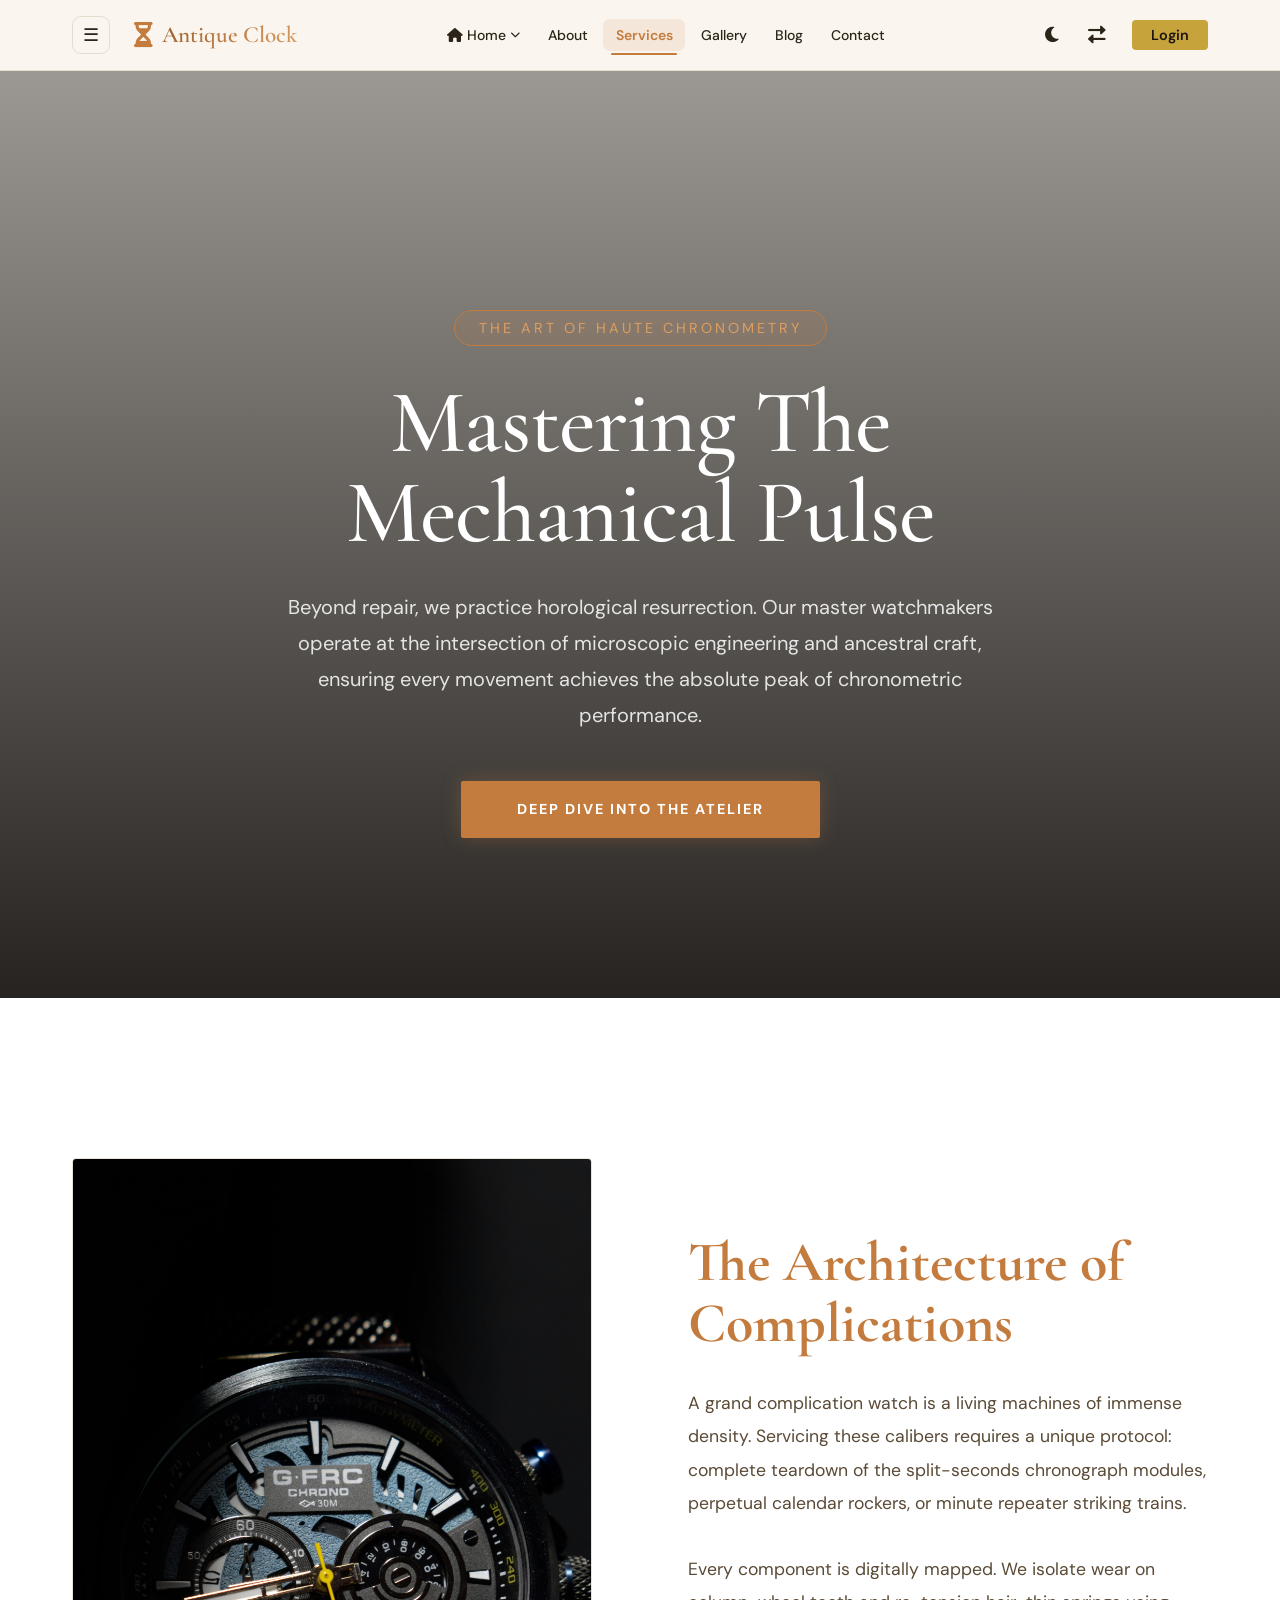
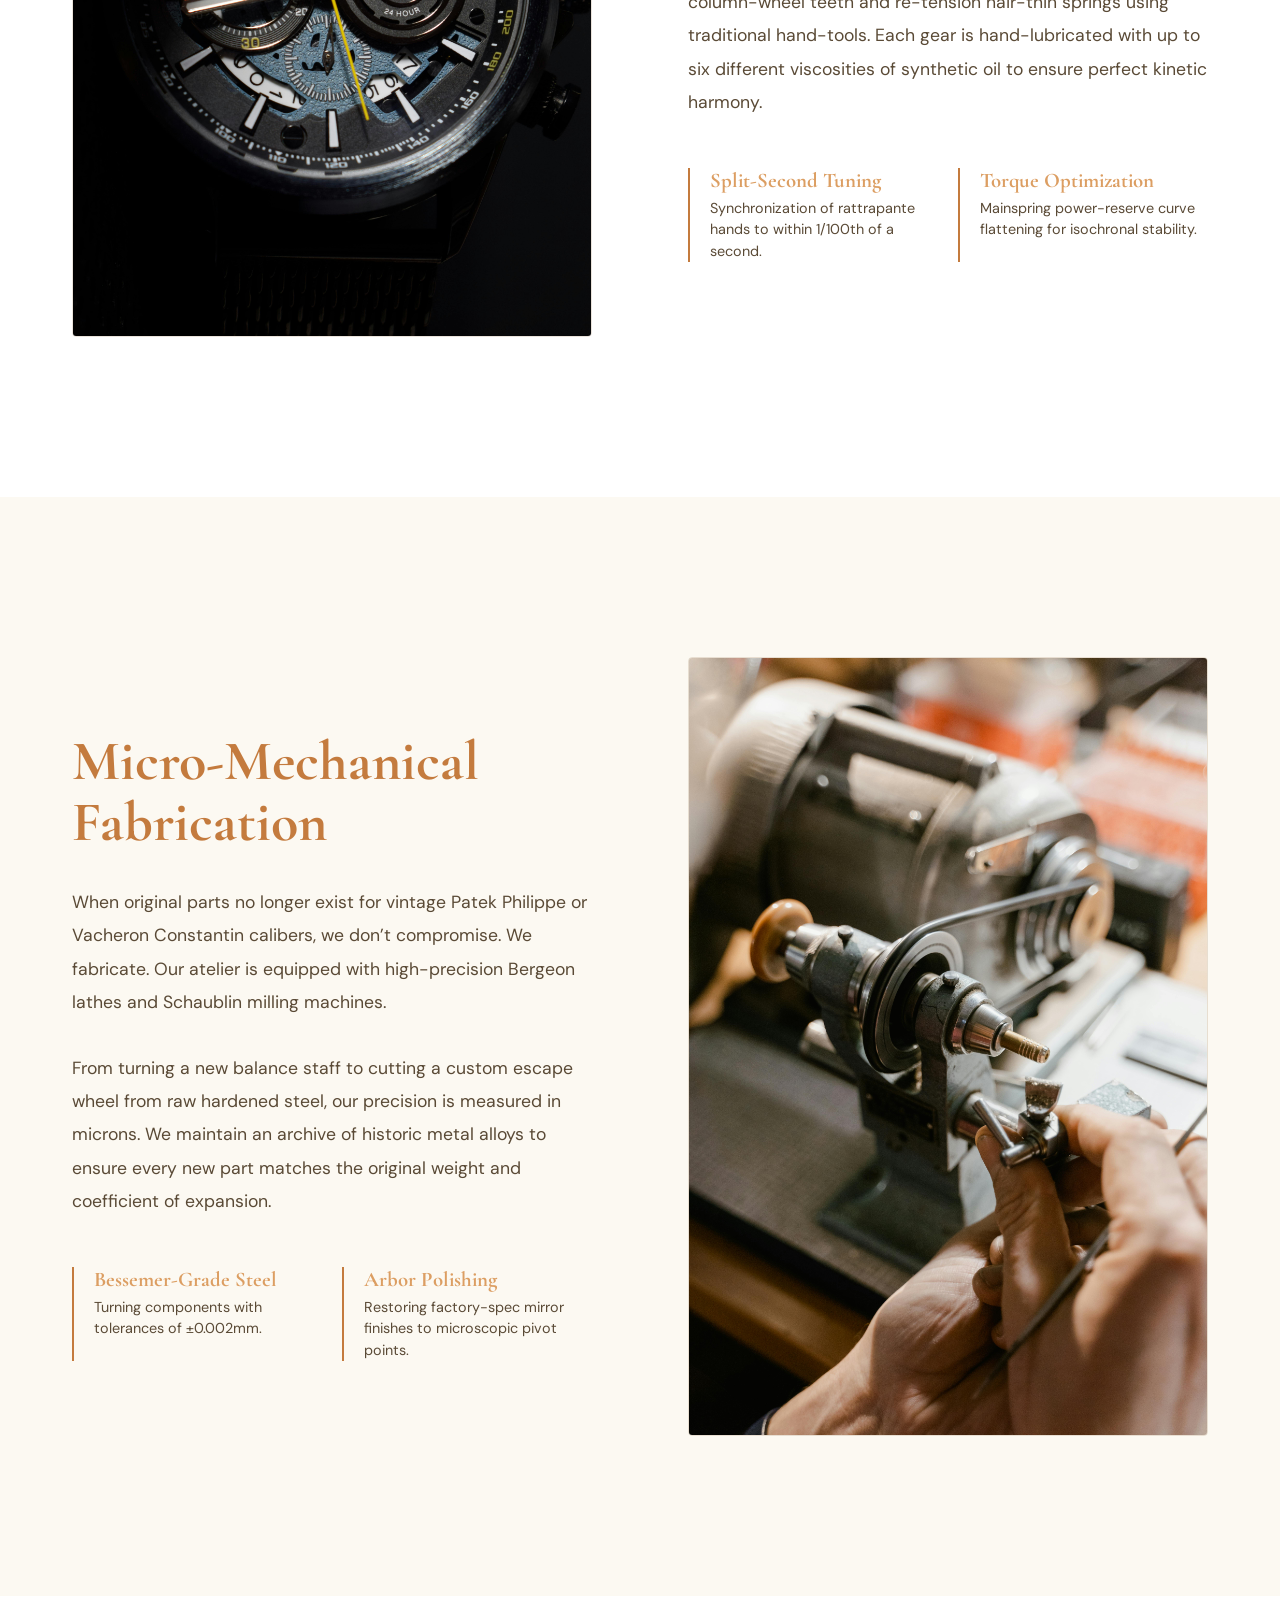
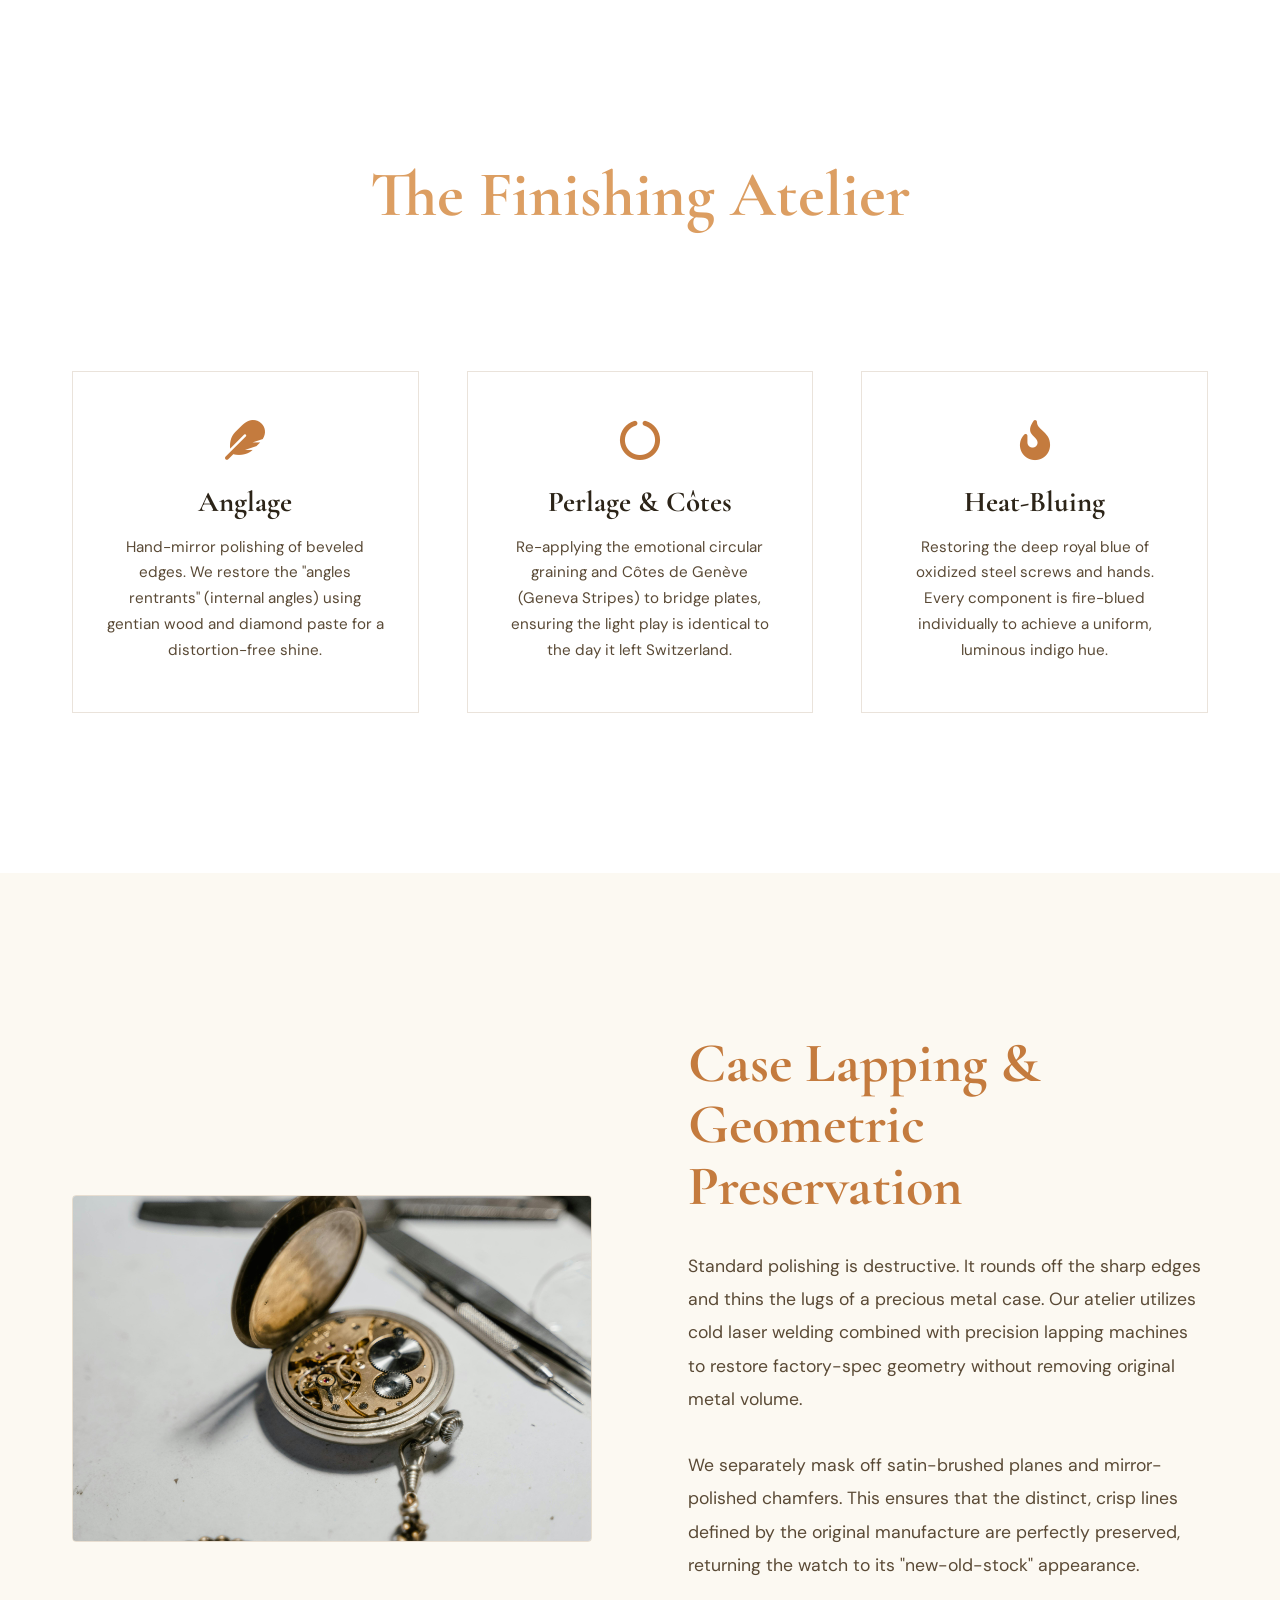
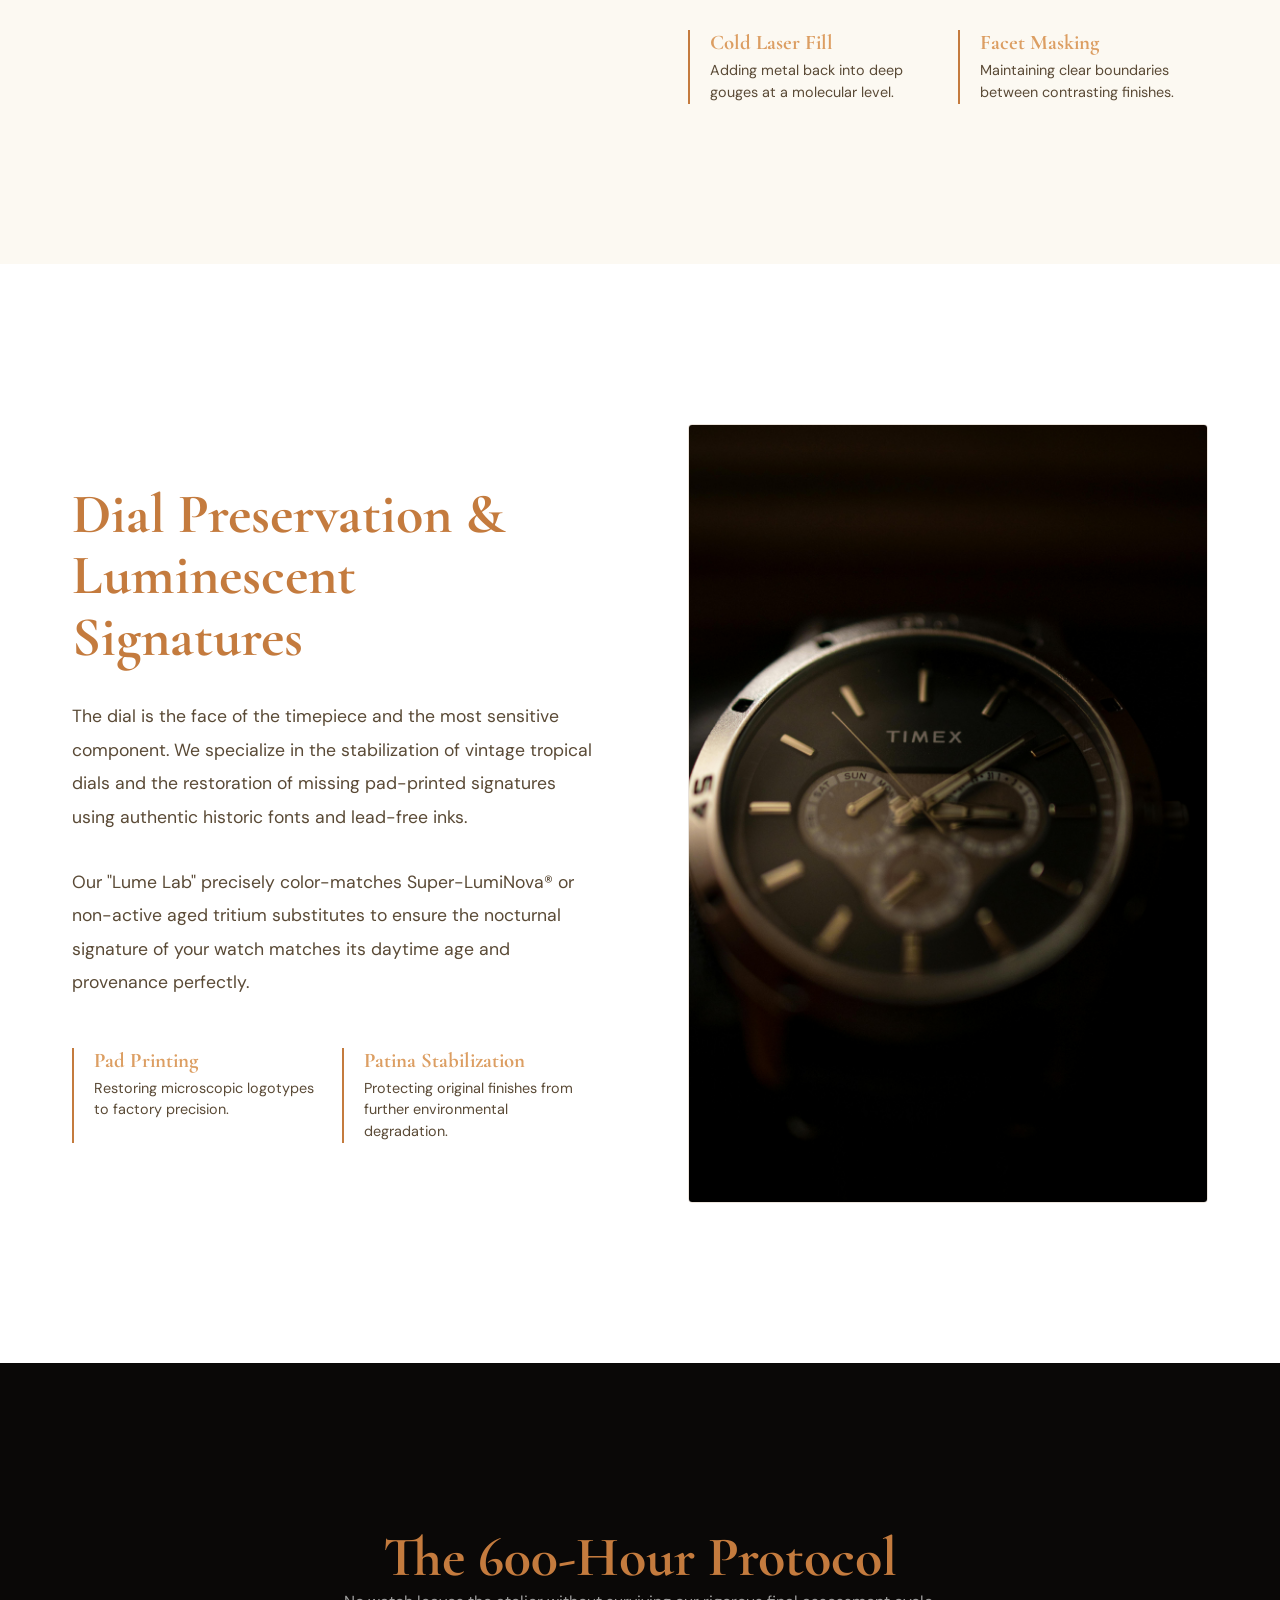
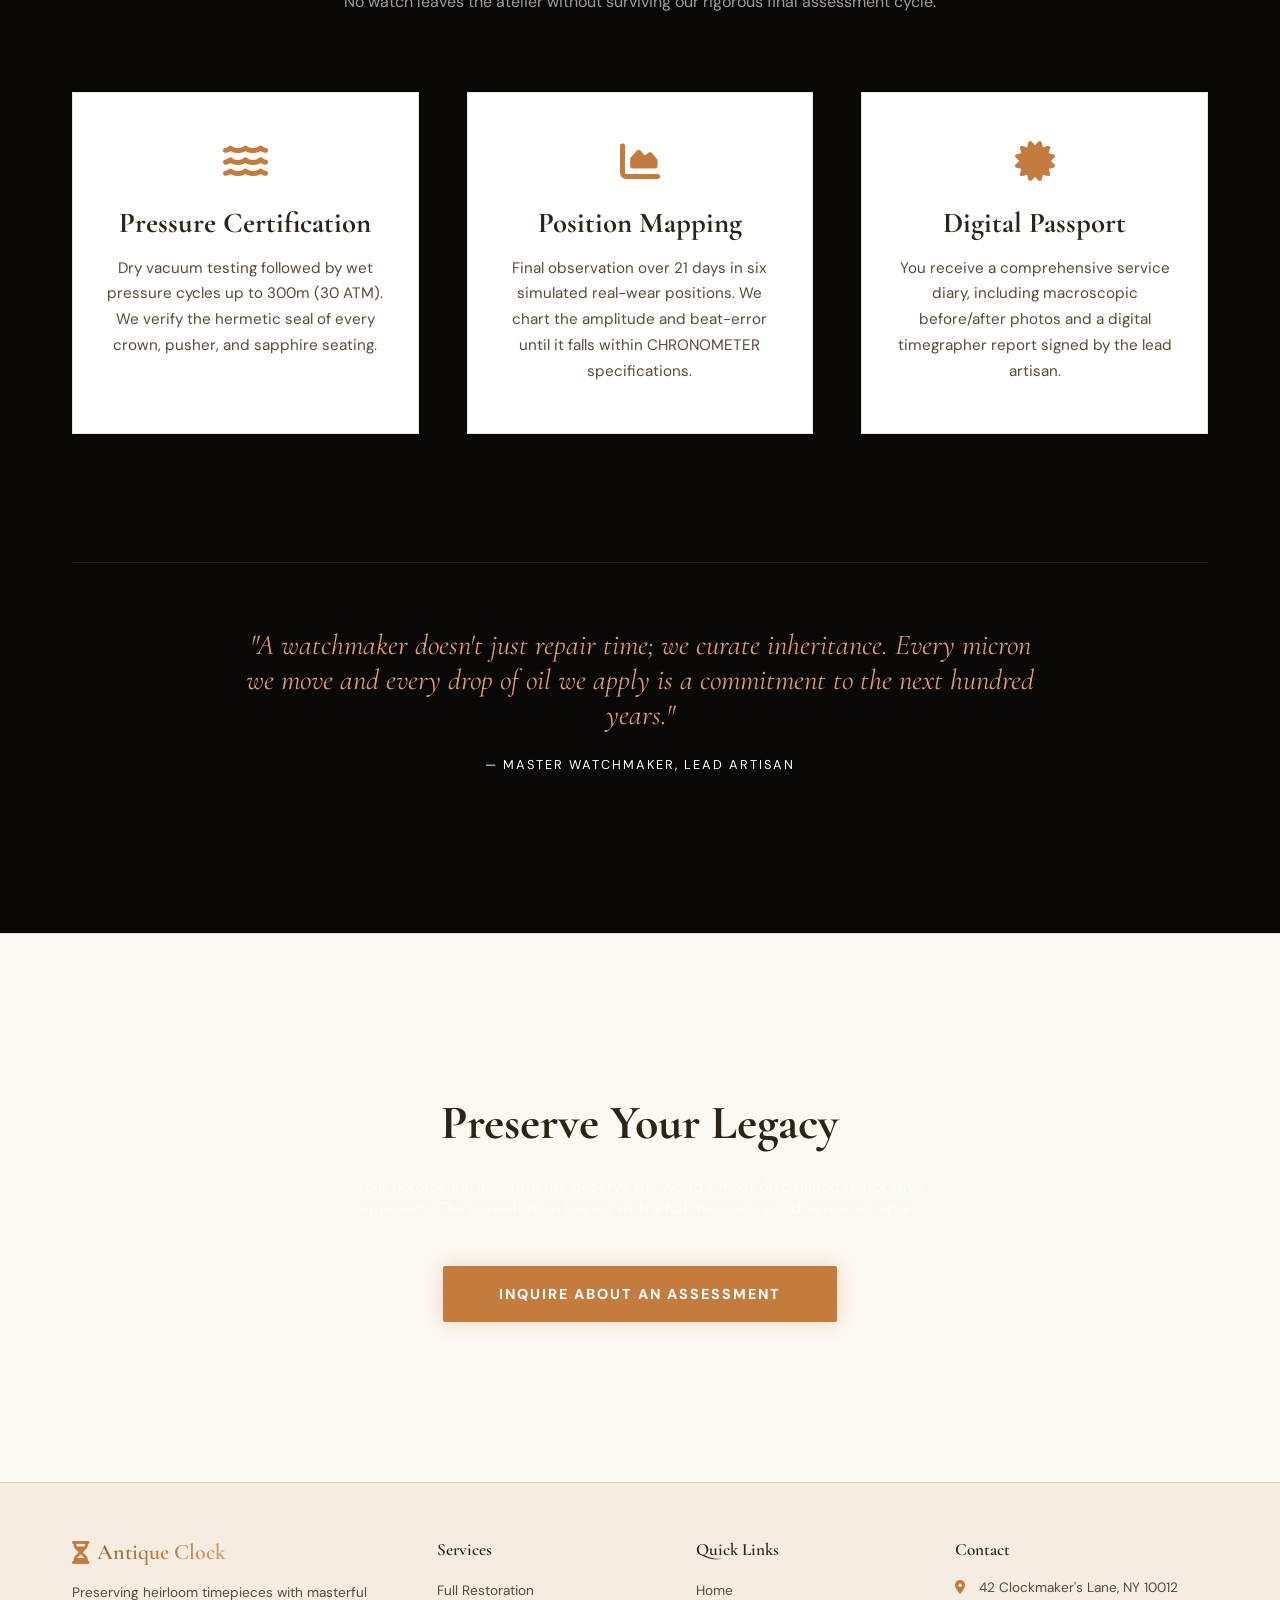
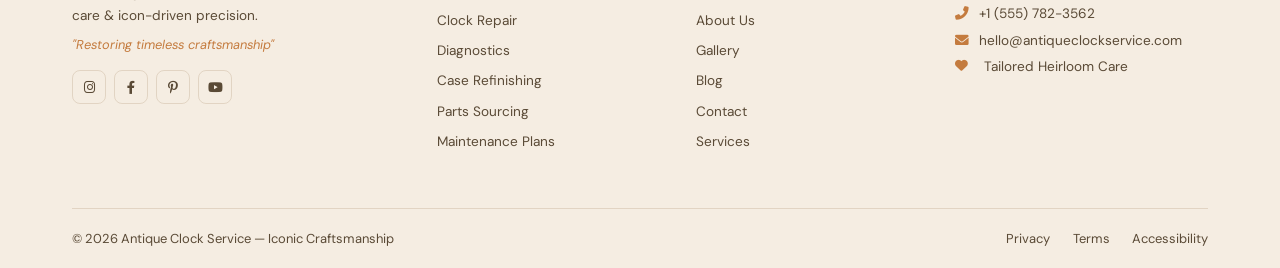
<file: service_details.html>
<!DOCTYPE html>
<html lang="en">
<head>
    <meta charset="UTF-8">
    <meta name="viewport" content="width=device-width, initial-scale=1.0, viewport-fit=cover">
    <title>Elite Horology | Precision Watch Atelier</title>
    <link href="https://fonts.googleapis.com/css2?family=Cormorant+Garamond:ital,wght@0,400;0,500;0,600;1,400;1,500&family=DM+Sans:wght@300;400;500;600&display=swap" rel="stylesheet">
    <link rel="stylesheet" href="https://cdnjs.cloudflare.com/ajax/libs/font-awesome/6.0.0-beta3/css/all.min.css">
    <link rel="stylesheet" href="./shared.css">
    <style>
      body {
        margin: 0;
        cursor: default;
        background: var(--cream);
        color: var(--brown-dark);
        transition: background 0.4s ease, color 0.4s ease;
      }



      /* Hero Section */
      .sd-hero {
        position: relative;
        padding: 15rem 2rem 10rem;
        background: linear-gradient(to bottom, rgba(15,12,10,0.4), rgba(15,12,10,0.9)), url('https://images.unsplash.com/photo-1523170335258-f5ed11844a49?auto=format&fit=crop&q=80&w=2070') center/cover no-repeat;
        display: flex;
        align-items: center;
        justify-content: center;
        text-align: center;
        min-height: 100vh;
      }
      .sd-hero-content {
        max-width: 900px;
        color: #fff;
      }
      .sd-hero-content h1 {
        font-family: 'Cormorant Garamond', serif;
        font-size: clamp(3.5rem, 7vw, 6rem);
        margin-bottom: 2rem;
        font-weight: 500;
        line-height: 1;
        letter-spacing: -1px;
      }
      .sd-hero-content p {
        font-size: 1.25rem;
        color: rgba(255,255,255,0.85);
        line-height: 1.8;
        margin-bottom: 3rem;
        max-width: 750px;
        margin-left: auto;
        margin-right: auto;
      }
      .sd-hero-badge {
        display: inline-block;
        padding: 0.5rem 1.5rem;
        background: rgba(196, 123, 62, 0.15);
        border: 1px solid var(--gold);
        border-radius: 50px;
        color: var(--gold-light);
        font-size: 0.9rem;
        text-transform: uppercase;
        letter-spacing: 3px;
        margin-bottom: 2rem;
      }

      /* General Content Sections */
      .sd-section {
        padding: 10rem 0;
        background: var(--section-bg);
        color: var(--brown-dark);
        overflow: hidden;
        transition: background 0.4s ease;
      }
      .sd-section-alt {
        padding: 10rem 0;
        background: var(--section-bg-alt);
        color: var(--brown-dark);
        transition: background 0.4s ease;
      }
      
      .container {
        max-width: 1200px;
        margin: 0 auto;
        padding: 0 2rem;
      }

      .sd-grid {
        display: grid;
        grid-template-columns: 1fr 1fr;
        gap: 6rem;
        align-items: center;
      }
      .sd-grid.reverse .img-side {
        order: 2;
      }
      .sd-grid.reverse .text-side {
        order: 1;
      }

      .img-side {
        position: relative;
        border-radius: 4px;
        overflow: hidden;
        border: 1px solid var(--border);
      }
      .img-side img {
        width: 100%;
        display: block;
        transition: transform 0.8s cubic-bezier(0.2, 0, 0.2, 1);
      }
      .img-side:hover img {
        transform: scale(1.05);
      }

      .text-side h2 {
        font-family: 'Cormorant Garamond', serif;
        font-size: 3.5rem;
        color: var(--gold);
        margin-bottom: 2rem;
        line-height: 1.1;
      }
      .text-side p {
        color: var(--brown-mid);
        line-height: 1.9;
        font-size: 1.1rem;
        margin-bottom: 2rem;
      }

      /* Micro Detail Boxes */
      .micro-specs {
        display: grid;
        grid-template-columns: 1fr 1fr;
        gap: 20px;
        margin-top: 3rem;
      }
      .spec-item {
        border-left: 2px solid var(--gold);
        padding-left: 20px;
      }
      .spec-item h4 {
        font-family: 'Cormorant Garamond', serif;
        font-size: 1.3rem;
        color: var(--gold-light);
        margin-bottom: 5px;
      }
      .spec-item p {
        font-size: 0.9rem;
        margin-bottom: 0;
        line-height: 1.5;
        color: var(--brown-mid);
      }

      /* Features Showcase */
      .features-row {
        display: grid;
        grid-template-columns: repeat(3, 1fr);
        gap: 3rem;
        margin-top: 5rem;
      }
      .feature-card {
        padding: 3rem 2rem;
        background: var(--card-bg);
        border: 1px solid var(--border);
        text-align: center;
        transition: all 0.4s ease;
      }
      .feature-card:hover {
        background: rgba(196, 123, 62, 0.05);
        border-color: var(--gold);
        transform: translateY(-10px);
      }
      .feature-card i {
        font-size: 2.5rem;
        color: var(--gold);
        margin-bottom: 1.5rem;
      }
      .feature-card h3 {
        font-family: 'Cormorant Garamond', serif;
        font-size: 1.8rem;
        margin-bottom: 1rem;
        color: var(--brown-dark);
      }
      .feature-card p {
        font-size: 0.95rem;
        color: var(--brown-mid);
        line-height: 1.7;
      }

      /* Floating Contact Button */
      .float-cta {
        margin-top: 5rem;
        text-align: center;
      }
      .glow-btn {
        display: inline-block;
        padding: 1.2rem 3.5rem;
        background: var(--gold);
        color: #fff;
        text-decoration: none;
        font-weight: 700;
        text-transform: uppercase;
        letter-spacing: 2px;
        font-size: 0.9rem;
        border-radius: 2px;
        box-shadow: 0 0 20px rgba(196, 123, 62, 0.3);
        transition: all 0.3s ease;
      }
      .glow-btn:hover {
        background: var(--gold-dark);
        box-shadow: 0 0 30px rgba(196, 123, 62, 0.5);
        transform: scale(1.05);
      }


      [dir="rtl"] .spec-item {
        border-left: none;
        border-right: 2px solid var(--gold);
        padding-left: 0;
        padding-right: 20px;
      }

      @media(max-width: 900px) {
        .sd-grid, .sd-grid.reverse {
          grid-template-columns: 1fr;
          gap: 4rem;
        }
        .features-row {
          grid-template-columns: 1fr;
        }
        .sd-hero-content h1 {
          font-size: 3.5rem;
        }
      }
    </style>
    <link rel="icon" type="image/png" href="./favicon.png">
</head>
<body>

    <div class="nav-wrapper">
      <div class="container">
        <nav>
          <a href="./index.html" class="logo">
            <i class="fas fa-hourglass-half logo-icon"></i>
            <span class="logo-name">Antique Clock</span>
          </a>
          <ul class="nav-links">
            <li class="ddrop">
              <button class="ddrop-btn"><i class="fas fa-home"></i> Home <i class="fas fa-chevron-down chevron"></i></button>
              <div class="ddrop-menu">
                <a href="./index.html">Home 1</a>
                <a href="./home 2.html">Home 2</a>
              </div>
            </li>
            <li><a href="./about.html">About</a></li>
            <li><a href="./services.html" class="active">Services</a></li>
            <li><a href="./gallery.html">Gallery</a></li>
            <li><a href="./blog.html">Blog</a></li>
            <li><a href="./contact.html">Contact</a></li>
          </ul>
          <div class="nav-actions">
            <button class="icon-btn" id="darkToggle" aria-label="Dark mode"><i class="fa-solid fa-moon"></i></button>
            <button class="icon-btn" id="rtlToggle" aria-label="RTL mode"><i class="fa-solid fa-right-left"></i></button>
            <a href="./login.html" style="background: #C6A43B; color: #1a1510; padding: 0.4rem 1.2rem; border-radius: 4px; font-weight: 600; text-decoration: none; margin-left: 10px; font-size: 0.9rem; font-family: 'DM Sans', sans-serif;">Login</a>
          </div>
            <button class="hamburger" id="openDrawer" aria-label="Menu">☰</button>
          </div>
        </nav>
      </div>
    </div>

    <!-- Drawer overlay & drawer panel -->
    <div class="drawer-overlay" id="drawerOverlay"></div>
    <div class="drawer" id="drawer">
      <div class="drawer-header">
        <a href="./index.html" class="drawer-logo" data-close><i class="fas fa-hourglass-half"></i><span>Antique Clock</span></a>
        <button class="drawer-close" id="closeDrawer"><i class="fas fa-times"></i></button>
      </div>
      <div class="drawer-nav">
        <div class="drawer-section-label">Navigation</div>
        <a href="javascript:void(0)" data-close><i class="fas fa-home"></i> Home</a>
        <div class="drawer-sub">
          <a href="./index.html" data-close>Home 1 — Classic</a>
          <a href="./home 2.html" data-close>Home 2 — Modern</a>
        </div>
        <a href="./about.html" data-close>About</a>
        <a href="./services.html" class="active" data-close>Services</a>
        <a href="./gallery.html" data-close>Gallery</a>
        <a href="./blog.html" data-close>Blog</a>
        <a href="./contact.html" data-close>Contact</a>
        <div class="drawer-divider"></div>
      </div>
    </div>

    <!-- Immersive Hero -->
    <section class="sd-hero">
      <div class="sd-hero-content">
        <span class="sd-hero-badge">The Art of Haute Chronometry</span>
        <h1>Mastering The <br>Mechanical Pulse</h1>
        <p>Beyond repair, we practice horological resurrection. Our master watchmakers operate at the intersection of microscopic engineering and ancestral craft, ensuring every movement achieves the absolute peak of chronometric performance.</p>
        <a href="#explore" class="glow-btn">Deep Dive Into The Atelier</a>
      </div>
    </section>

    <!-- Section 1: Grand Complications -->
    <section id="explore" class="sd-section">
      <div class="container">
        <div class="sd-grid">
          <div class="img-side">
            <img src="./image/Chronograph Caliber.jpg" alt="Chronograph Caliber">
          </div>
          <div class="text-side">
            <h2>The Architecture of Complications</h2>
            <p>A grand complication watch is a living machines of immense density. Servicing these calibers requires a unique protocol: complete teardown of the split-seconds chronograph modules, perpetual calendar rockers, or minute repeater striking trains.</p>
            <p>Every component is digitally mapped. We isolate wear on column-wheel teeth and re-tension hair-thin springs using traditional hand-tools. Each gear is hand-lubricated with up to six different viscosities of synthetic oil to ensure perfect kinetic harmony.</p>
            <div class="micro-specs">
              <div class="spec-item">
                <h4>Split-Second Tuning</h4>
                <p>Synchronization of rattrapante hands to within 1/100th of a second.</p>
              </div>
              <div class="spec-item">
                <h4>Torque Optimization</h4>
                <p>Mainspring power-reserve curve flattening for isochronal stability.</p>
              </div>
            </div>
          </div>
        </div>
      </div>
    </section>

    <!-- Section 2: Micromachining (The Darkest Section) -->
    <section class="sd-section-alt">
      <div class="container">
        <div class="sd-grid reverse">
          <div class="img-side">
            <img src="./image/Watchmaker Lathe.jpg" alt="Watchmaker Lathe">
          </div>
          <div class="text-side">
            <h2>Micro-Mechanical Fabrication</h2>
            <p>When original parts no longer exist for vintage Patek Philippe or Vacheron Constantin calibers, we don’t compromise. We fabricate. Our atelier is equipped with high-precision Bergeon lathes and Schaublin milling machines.</p>
            <p>From turning a new balance staff to cutting a custom escape wheel from raw hardened steel, our precision is measured in microns. We maintain an archive of historic metal alloys to ensure every new part matches the original weight and coefficient of expansion.</p>
            <div class="micro-specs">
              <div class="spec-item">
                <h4>Bessemer-Grade Steel</h4>
                <p>Turning components with tolerances of ±0.002mm.</p>
              </div>
              <div class="spec-item">
                <h4>Arbor Polishing</h4>
                <p>Restoring factory-spec mirror finishes to microscopic pivot points.</p>
              </div>
            </div>
          </div>
        </div>
      </div>
    </section>

    <!-- Section 3: Fine Finishing & Anglage -->
    <section class="sd-section">
      <div class="container">
        <div style="text-align:center; margin-bottom: 6rem;">
          <h2 style="font-family:'Cormorant Garamond', serif; font-size:4rem; color:var(--gold-light);">The Finishing Atelier</h2>
          <p style="max-width: 800px; margin: 0 auto; color:rgba(255,255,255,0.6);">A luxury watch is as much an art piece as a machine. Our finishing specialists restore the invisible beauty of the movement.</p>
        </div>
        
        <div class="features-row">
          <div class="feature-card">
            <i class="fas fa-feather"></i>
            <h3>Anglage</h3>
            <p>Hand-mirror polishing of beveled edges. We restore the "angles rentrants" (internal angles) using gentian wood and diamond paste for a distortion-free shine.</p>
          </div>
          <div class="feature-card">
            <i class="fas fa-circle-notch"></i>
            <h3>Perlage & Côtes</h3>
            <p>Re-applying the emotional circular graining and Côtes de Genève (Geneva Stripes) to bridge plates, ensuring the light play is identical to the day it left Switzerland.</p>
          </div>
          <div class="feature-card">
            <i class="fas fa-fire-alt"></i>
            <h3>Heat-Bluing</h3>
            <p>Restoring the deep royal blue of oxidized steel screws and hands. Every component is fire-blued individually to achieve a uniform, luminous indigo hue.</p>
          </div>
        </div>
      </div>
    </section>

    <!-- Section 4: Advanced Case Restoration (New) -->
    <section class="sd-section-alt">
      <div class="container">
        <div class="sd-grid">
          <div class="img-side">
            <img src="./image/Case Restoration.jpg" alt="Case Restoration">
          </div>
          <div class="text-side">
            <h2>Case Lapping & Geometric Preservation</h2>
            <p>Standard polishing is destructive. It rounds off the sharp edges and thins the lugs of a precious metal case. Our atelier utilizes cold laser welding combined with precision lapping machines to restore factory-spec geometry without removing original metal volume.</p>
            <p>We separately mask off satin-brushed planes and mirror-polished chamfers. This ensures that the distinct, crisp lines defined by the original manufacture are perfectly preserved, returning the watch to its "new-old-stock" appearance.</p>
            <div class="micro-specs">
              <div class="spec-item">
                <h4>Cold Laser Fill</h4>
                <p>Adding metal back into deep gouges at a molecular level.</p>
              </div>
              <div class="spec-item">
                <h4>Facet Masking</h4>
                <p>Maintaining clear boundaries between contrasting finishes.</p>
              </div>
            </div>
          </div>
        </div>
      </div>
    </section>

    <!-- Section 5: Dial & Lume (New) -->
    <section class="sd-section">
      <div class="container">
        <div class="sd-grid reverse">
          <div class="img-side">
            <img src="./image/Watch Dial Detail.jpg" alt="Watch Dial Detail">
          </div>
          <div class="text-side">
            <h2>Dial Preservation & Luminescent Signatures</h2>
            <p>The dial is the face of the timepiece and the most sensitive component. We specialize in the stabilization of vintage tropical dials and the restoration of missing pad-printed signatures using authentic historic fonts and lead-free inks.</p>
            <p>Our "Lume Lab" precisely color-matches Super-LumiNova® or non-active aged tritium substitutes to ensure the nocturnal signature of your watch matches its daytime age and provenance perfectly.</p>
            <div class="micro-specs">
              <div class="spec-item">
                <h4>Pad Printing</h4>
                <p>Restoring microscopic logotypes to factory precision.</p>
              </div>
              <div class="spec-item">
                <h4>Patina Stabilization</h4>
                <p>Protecting original finishes from further environmental degradation.</p>
              </div>
            </div>
          </div>
        </div>
      </div>
    </section>

    <!-- Section 6: Quality Control (New) -->
    <section class="sd-section-alt" style="background: #0a0807;">
      <div class="container">
        <div style="text-align:center; margin-bottom: 5rem;">
          <h2 style="font-family:'Cormorant Garamond', serif; font-size:3.5rem; color:var(--gold);">The 600-Hour Protocol</h2>
          <p style="color:rgba(255,255,255,0.6); max-width: 700px; margin: 0 auto;">No watch leaves the atelier without surviving our rigorous final assessment cycle.</p>
        </div>
        <div class="features-row">
          <div class="feature-card">
            <i class="fas fa-water"></i>
            <h3>Pressure Certification</h3>
            <p>Dry vacuum testing followed by wet pressure cycles up to 300m (30 ATM). We verify the hermetic seal of every crown, pusher, and sapphire seating.</p>
          </div>
          <div class="feature-card">
            <i class="fas fa-chart-area"></i>
            <h3>Position Mapping</h3>
            <p>Final observation over 21 days in six simulated real-wear positions. We chart the amplitude and beat-error until it falls within CHRONOMETER specifications.</p>
          </div>
          <div class="feature-card">
            <i class="fas fa-certificate"></i>
            <h3>Digital Passport</h3>
            <p>You receive a comprehensive service diary, including macroscopic before/after photos and a digital timegrapher report signed by the lead artisan.</p>
          </div>
        </div>
        
        <!-- Artisan Quote -->
        <div style="margin-top: 8rem; text-align: center; border-top: 1px solid rgba(196, 123, 62, 0.2); padding-top: 4rem;">
          <p style="font-family: 'Cormorant Garamond', serif; font-size: 1.8rem; font-style: italic; color: var(--gold-light); max-width: 800px; margin: 0 auto;">
            "A watchmaker doesn't just repair time; we curate inheritance. Every micron we move and every drop of oil we apply is a commitment to the next hundred years."
          </p>
          <div style="margin-top: 1.5rem; font-family: 'DM Sans', sans-serif; text-transform: uppercase; letter-spacing: 2px; font-size: 0.8rem; color: #fff;">
            — Master Watchmaker, Lead Artisan
          </div>
        </div>
      </div>
    </section>

    <!-- CTA Section -->
    <section class="sd-section-alt" style="text-align: center; border-top: 1px solid rgba(196, 123, 62, 0.2);">
      <div class="container">
        <h2 style="font-family:'Cormorant Garamond', serif; font-size:3rem;">Preserve Your Legacy</h2>
        <p style="max-width: 600px; margin: 1.5rem auto 3rem; color:rgba(255,255,255,0.7);">Your horological investments deserve the world's most disciplined restorative approach. Our consultation begins with a full macroscopic diagnostic report.</p>
        <a href="./contact.html" class="glow-btn">Inquire About An Assessment</a>
      </div>
    </section>

    <footer>
      <div class="container">
        <div class="footer-grid">
          <div class="footer-brand">
            <div class="footer-logo">
              <i class="fas fa-hourglass-half"></i>
              <span class="footer-logo-name">Antique Clock</span>
            </div>
            <p>Preserving heirloom timepieces with masterful care & icon-driven precision.</p>
            <div class="footer-tagline">"Restoring timeless craftsmanship"</div>
            <div class="social-row">
              <a href="#" class="social-btn"><i class="fab fa-instagram"></i></a>
              <a href="#" class="social-btn"><i class="fab fa-facebook-f"></i></a>
              <a href="#" class="social-btn"><i class="fab fa-pinterest-p"></i></a>
              <a href="#" class="social-btn"><i class="fab fa-youtube"></i></a>
            </div>
          </div>
          <div class="footer-col">
            <h4>Services</h4>
            <ul>
              <li><a href="#">Full Restoration</a></li>
              <li><a href="#">Clock Repair</a></li>
              <li><a href="./services.html">Diagnostics</a></li>
              <li><a href="#">Case Refinishing</a></li>
              <li><a href="#">Parts Sourcing</a></li>
              <li><a href="#">Maintenance Plans</a></li>
            </ul>
          </div>
          <div class="footer-col">
            <h4>Quick Links</h4>
            <ul>
              <li><a href="./index.html">Home</a></li>
              <li><a href="./about.html">About Us</a></li>
              <li><a href="./gallery.html">Gallery</a></li>
              <li><a href="./blog.html">Blog</a></li>
              <li><a href="./contact.html">Contact</a></li>
              <li><a href="./services.html">Services</a></li>
            </ul>
          </div>
          <div class="footer-col">
            <h4>Contact</h4>
            <div class="contact-row"><i class="fas fa-map-marker-alt"></i><span>42 Clockmaker's Lane, NY 10012</span></div>
            <div class="contact-row"><i class="fas fa-phone-alt"></i><span>+1 (555) 782-3562</span></div>
            <div class="contact-row"><i class="fas fa-envelope"></i><span>hello@antiqueclockservice.com</span></div>
            <div class="contact-row"><i class="fas fa-heart" style="color:var(--gold); font-size: 0.8rem; margin-right: 5px;"></i><span>Tailored Heirloom Care</span></div>
          </div>
        </div>
        <div class="footer-bottom">
          <div>© 2026 Antique Clock Service — Iconic Craftsmanship</div>
          <div class="legal">
            <a href="#">Privacy</a>
            <a href="#">Terms</a>
            <a href="#">Accessibility</a>
          </div>
        </div>
      </div>
    </footer>

    <script src="./nav.js"></script>
</body>
</html>
</file>
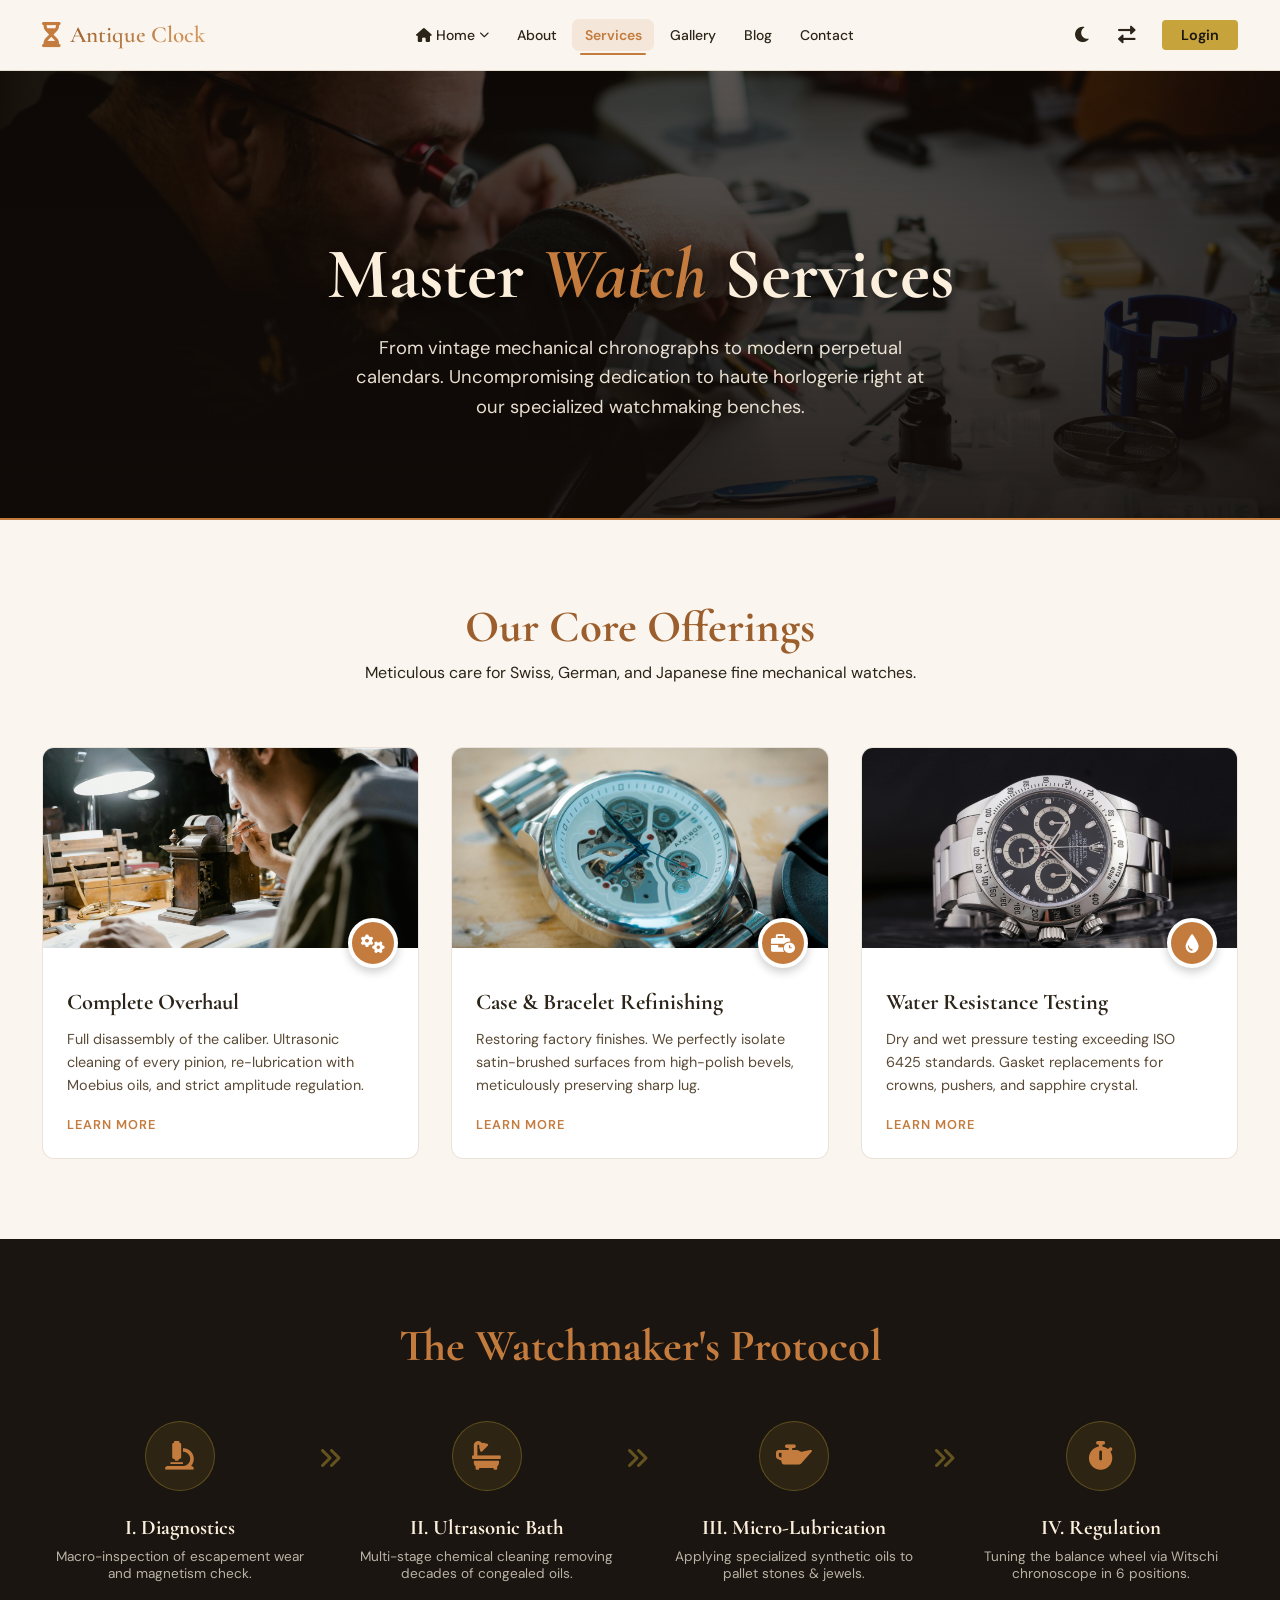
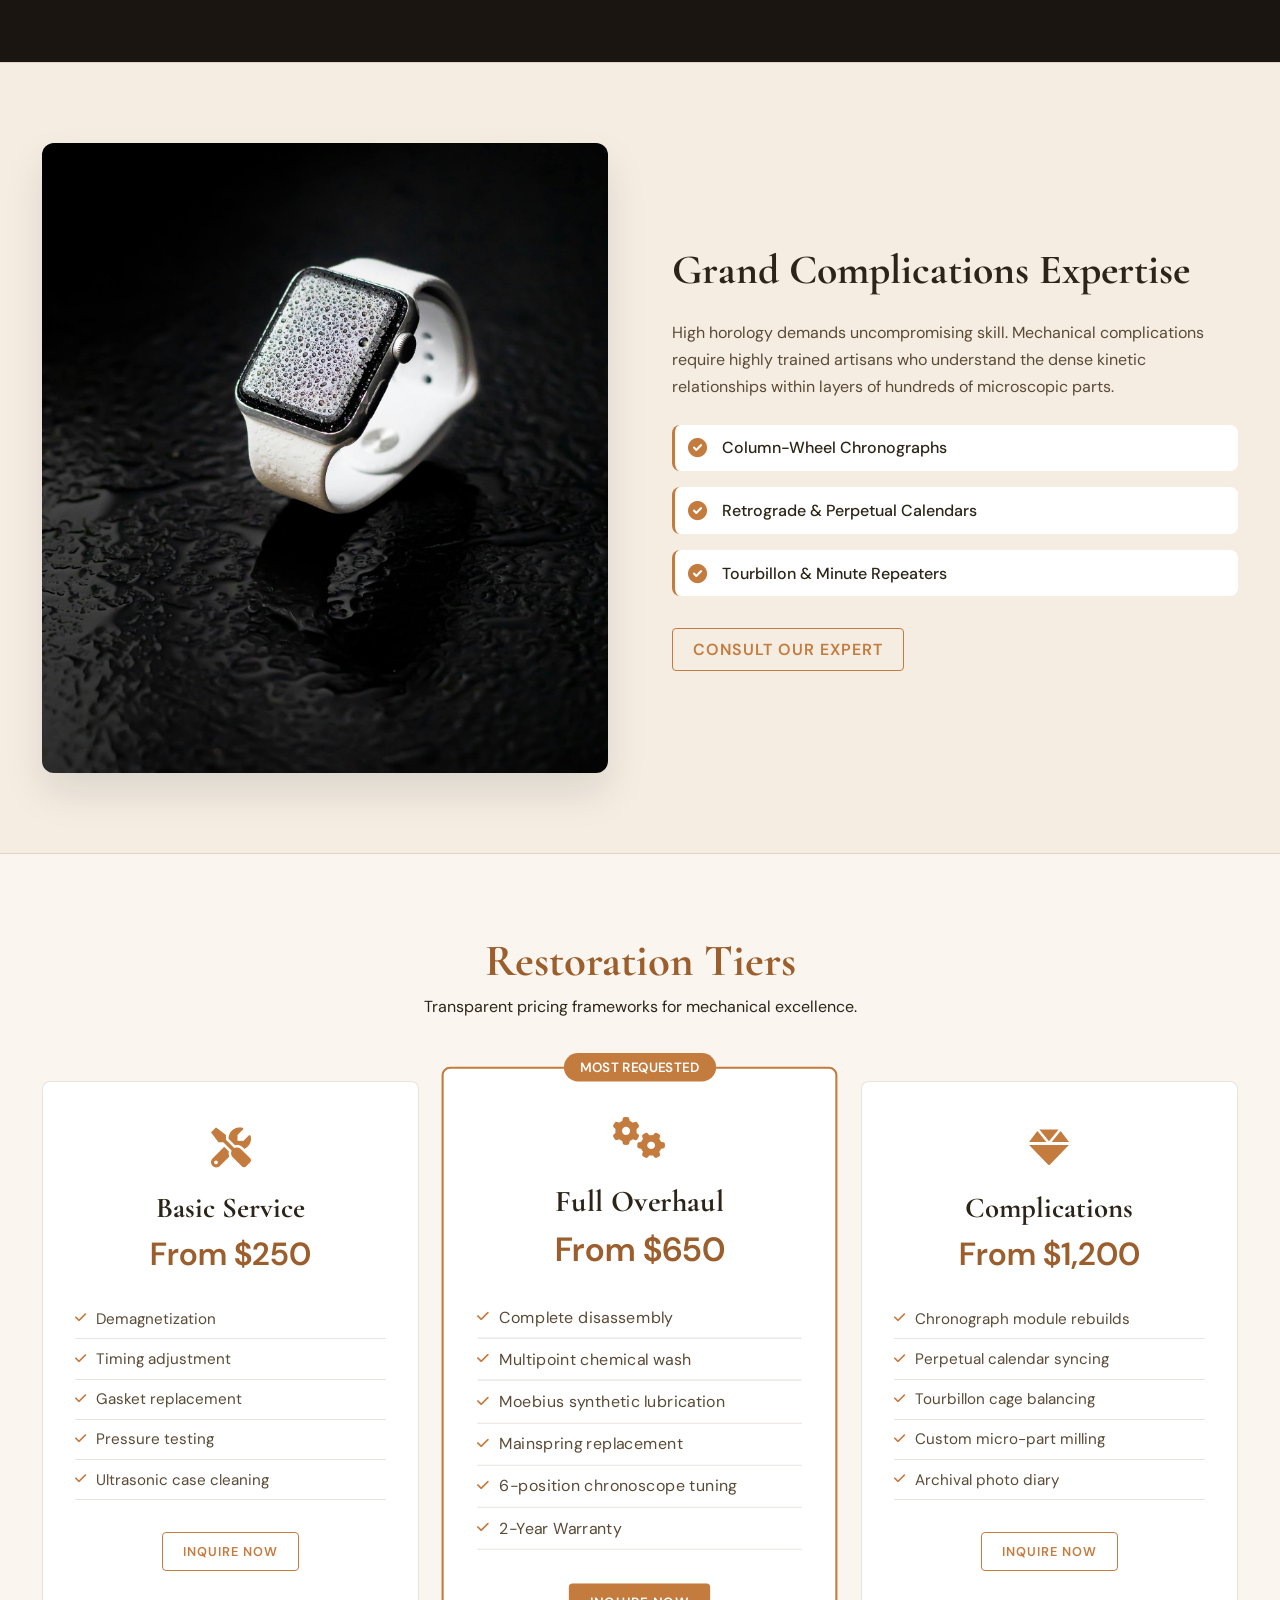
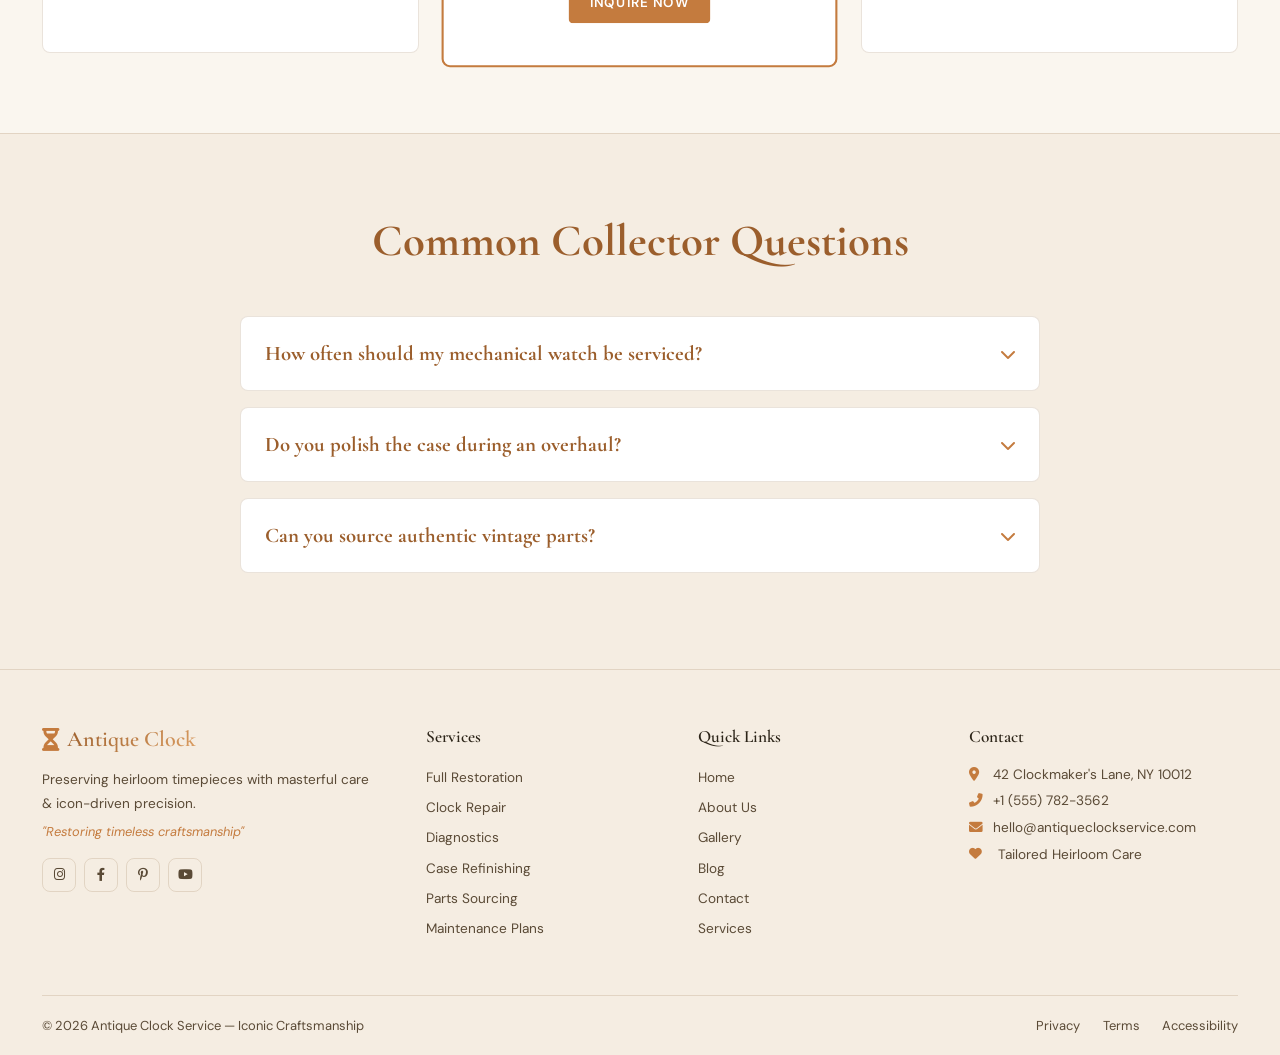
<file: services.html>
<!DOCTYPE html>
<html lang="en">
<head>
    <meta charset="UTF-8">
    <meta name="viewport" content="width=device-width, initial-scale=1.0, viewport-fit=cover">
    <title>Antique Clock | Elite Watch Services</title>
    <link href="https://fonts.googleapis.com/css2?family=Cormorant+Garamond:ital,wght@0,400;0,500;0,600;1,400;1,500&family=DM+Sans:wght@300;400;500;600&display=swap" rel="stylesheet">
    <link rel="stylesheet" href="https://cdnjs.cloudflare.com/ajax/libs/font-awesome/6.0.0-beta3/css/all.min.css">
    <link rel="stylesheet" href="./shared.css">
    <style>
      /* Services Specific Styles */

      /* 1. Services Hero */
      .srv-hero {
        position: relative;
        padding: 10rem 2rem 6rem;
        background: linear-gradient(rgba(18,12,8,0.7), rgba(18,12,8,0.9)), url('./image/Master\ Watch\ Services.jpg') center/cover no-repeat;
        text-align: center;
        border-bottom: 2px solid var(--gold);
      }
      .srv-hero h1 {
        font-family: 'Cormorant Garamond', serif;
        font-size: clamp(3rem, 6vw, 4.5rem);
        color: #fcefdc;
        margin-bottom: 1rem;
        text-shadow: 0 4px 10px rgba(0,0,0,0.4);
      }
      .srv-hero h1 em { color: var(--gold); font-style: italic; }
      .srv-hero p {
        font-size: 1.15rem;
        color: rgba(255, 245, 230, 0.9);
        max-width: 600px;
        margin: 0 auto;
        line-height: 1.6;
      }

      /* 2. Core Watch Services */
      .srv-core {
        padding: 5rem 0;
        background: var(--cream);
      }
      .srv-header {
        text-align: center;
        margin-bottom: 4rem;
      }
      .srv-header h2 {
        font-family: 'Cormorant Garamond', serif;
        font-size: 2.8rem;
        color: var(--gold-dark);
        margin-bottom: 0.5rem;
      }
      body.dark .srv-header h2 { color: var(--gold); }
      .srv-grid {
        display: grid;
        grid-template-columns: repeat(3, 1fr);
        gap: 2rem;
      }
      .srv-card {
        background: var(--card-bg);
        border: 1px solid var(--border);
        border-radius: 12px;
        overflow: hidden;
        transition: transform 0.3s, box-shadow 0.3s;
      }
      .srv-card:hover {
        transform: translateY(-8px);
        box-shadow: 0 15px 30px rgba(0,0,0,0.08);
        border-color: var(--gold);
      }
      .srv-img {
        height: 200px;
        background-color: var(--cream-mid);
        position: relative;
      }
      .srv-img img {
        width: 100%;
        height: 100%;
        object-fit: cover;
      }
      .srv-icon-badge {
        position: absolute;
        bottom: -20px;
        right: 20px;
        width: 50px;
        height: 50px;
        background: var(--gold);
        border-radius: 50%;
        display: flex;
        align-items: center;
        justify-content: center;
        color: #fff;
        font-size: 1.2rem;
        box-shadow: 0 4px 10px rgba(0,0,0,0.2);
        border: 4px solid var(--card-bg);
      }
      .srv-content {
        padding: 2.5rem 1.5rem 1.5rem;
      }
      .srv-content h3 {
        font-family: 'Cormorant Garamond', serif;
        font-size: 1.4rem;
        margin-bottom: 0.8rem;
      }
      .srv-content p {
        font-size: 0.9rem;
        color: var(--brown-mid);
        line-height: 1.6;
        margin-bottom: 1rem;
      }
      .srv-btn {
        display: inline-block;
        font-weight: 600;
        font-size: 0.8rem;
        color: var(--gold);
        text-transform: uppercase;
        letter-spacing: 1px;
        text-decoration: none;
        border-bottom: 1px solid transparent;
        transition: border-color 0.2s;
      }
      .srv-btn:hover { border-color: var(--gold); }

      /* 3. Complications specialized layout */
      .srv-compl {
        padding: 5rem 0;
        background: var(--cream-mid);
        border-top: 1px solid var(--border);
        border-bottom: 1px solid var(--border);
      }
      .compl-flex {
        display: flex;
        align-items: center;
        gap: 4rem;
      }
      .compl-img {
        flex: 1;
        border-radius: 12px;
        box-shadow: 0 20px 40px rgba(0,0,0,0.1);
        width: 50%;
        height: 70vh;
        object-fit: cover;
        object-position: center; 
      }
      .compl-text {
        flex: 1;
      }
      .compl-text h2 {
        font-family: 'Cormorant Garamond', serif;
        font-size: 2.6rem;
        margin-bottom: 1.5rem;
      }
      .compl-text p {
        color: var(--brown-mid);
        margin-bottom: 1.5rem;
        line-height: 1.7;
      }
      .c-list {
        list-style: none;
        padding: 0;
      }
      .c-list li {
        display: flex;
        align-items: center;
        gap: 15px;
        margin-bottom: 1rem;
        font-weight: 500;
        padding: 0.8rem;
        background: var(--card-bg);
        border-radius: 8px;
        border-left: 3px solid var(--gold);
      }
      .c-list i { color: var(--gold); font-size: 1.2rem; }

      /* 4. Atelier Process Ribbon */
      .srv-process {
        padding: 5rem 0;
        background: #1a1510;
        color: #fff;
      }
      .process-ribbon {
        display: flex;
        justify-content: space-between;
        gap: 2rem;
      }
      .p-step {
        text-align: center;
        flex: 1;
        position: relative;
      }
      .p-step:not(:last-child)::after {
        content: '\f101';
        font-family: 'Font Awesome 6 Free';
        font-weight: 900;
        position: absolute;
        right: -1.5rem;
        top: 25px;
        color: rgba(212, 175, 55, 0.4);
        font-size: 1.5rem;
      }
      .p-icon {
        width: 70px;
        height: 70px;
        border-radius: 50%;
        background: rgba(212, 175, 55, 0.1);
        border: 1px solid rgba(212, 175, 55, 0.3);
        display: flex;
        align-items: center;
        justify-content: center;
        margin: 0 auto 1.5rem;
        font-size: 1.8rem;
        color: var(--gold);
      }
      .p-step h4 { font-family: 'Cormorant Garamond', serif; font-size: 1.3rem; margin-bottom: 0.5rem; color: #fcefdc; }
      .p-step p { font-size: 0.85rem; color: rgba(255, 245, 230, 0.7); }
      
      body.dark .srv-process { background: #130f0c; }

      /* 5. Service Tiers */
      .srv-tiers {
        padding: 5rem 0;
        background: var(--cream);
      }
      .tier-grid {
        display: grid;
        grid-template-columns: repeat(3, 1fr);
        gap: 2rem;
      }
      .tier-card {
        background: var(--card-bg);
        border: 1px solid var(--border);
        border-radius: 8px;
        padding: 2.5rem 2rem;
        text-align: center;
        transition: transform 0.3s;
      }
      .tier-card:hover {
        transform: translateY(-8px);
        box-shadow: 0 15px 30px rgba(0,0,0,0.05);
        border-color: var(--gold);
      }
      .tier-card.featured {
        border: 2px solid var(--gold);
        transform: scale(1.05);
        position: relative;
      }
      .tier-card.featured:hover { transform: scale(1.05) translateY(-8px); }
      .tier-badge {
        position: absolute;
        top: -15px;
        left: 50%;
        transform: translateX(-50%);
        background: var(--gold);
        color: #fff;
        padding: 0.3rem 1rem;
        border-radius: 20px;
        font-size: 0.8rem;
        font-weight: 600;
        text-transform: uppercase;
      }
      .tier-icon {
        font-size: 2.5rem;
        color: var(--gold);
        margin-bottom: 1rem;
      }
      .tier-card h3 { font-family: 'Cormorant Garamond', serif; font-size: 1.8rem; margin-bottom: 0.5rem; }
      .tier-card .price { font-size: 2rem; font-weight: 600; color: var(--gold-dark); margin-bottom: 1.5rem; display: block; }
      body.dark .tier-card .price { color: var(--gold); }
      .tier-card ul { list-style: none; padding: 0; margin-bottom: 2rem; text-align: left; }
      .tier-card ul li { padding: 0.6rem 0; border-bottom: 1px solid var(--border); font-size: 0.95rem; display: flex; align-items: center; gap: 10px; color: var(--brown-mid); }
      .tier-card ul li i { color: var(--gold); font-size: 0.8rem; }
      
      /* 6. FAQ Section */
      .srv-faq {
        padding: 5rem 0;
        background: var(--cream-mid);
        border-top: 1px solid var(--border);
      }
      .faq-list {
        max-width: 800px;
        margin: 0 auto;
      }
      .faq-item {
        background: var(--card-bg);
        border: 1px solid var(--border);
        border-radius: 8px;
        margin-bottom: 1rem;
        padding: 1.5rem;
      }
      .faq-item summary {
        cursor: pointer;
        display: flex;
        justify-content: space-between;
        align-items: center;
        list-style: none;
      }
      .faq-item summary::-webkit-details-marker {
        display: none;
      }
      .faq-item summary i {
        color: var(--gold);
        transition: transform 0.3s;
      }
      .faq-item[open] summary i {
        transform: rotate(180deg);
      }
      .faq-item[open] summary {
        margin-bottom: 1rem;
        border-bottom: 1px solid var(--border);
        padding-bottom: 1rem;
      }
      .faq-item h4 {
        font-family: 'Cormorant Garamond', serif;
        font-size: 1.3rem;
        margin-bottom: 0;
        color: var(--gold-dark);
      }
      body.dark .faq-item h4 { color: #fcefdc; }
      .faq-item p {
        color: var(--brown-mid);
        font-size: 0.95rem;
        line-height: 1.6;
      }

      /* Responsive */
      @media(max-width: 992px) {
        .srv-grid { grid-template-columns: repeat(2, 1fr); }
        .compl-flex { flex-direction: column; }
        .tier-card.featured { transform: scale(1); }
        .tier-card.featured:hover { transform: translateY(-8px); }
      }
      @media(max-width: 768px) {
        .srv-grid, .tier-grid { grid-template-columns: 1fr; }
        .process-ribbon { flex-direction: column; gap: 3rem; }
        .p-step:not(:last-child)::after { display: none; }
      }
    </style>
    <link rel="icon" type="image/png" href="./favicon.png">
</head>
<body>

    <!-- Navbar Wrapper -->
    <div class="nav-wrapper">
      <div class="container">
        <nav>
          <a href="./index.html" class="logo">
            <i class="fas fa-hourglass-half logo-icon"></i>
            <span class="logo-name">Antique Clock</span>
          </a>
          <ul class="nav-links">
            <li class="ddrop">
              <button class="ddrop-btn"><i class="fas fa-home"></i> Home <i class="fas fa-chevron-down chevron"></i></button>
              <div class="ddrop-menu">
                <a href="./index.html">Home 1</a>
                <a href="./home 2.html">Home 2</a>
              </div>
            </li>
            <li><a href="./about.html">About</a></li>
            <li><a href="./services.html" class="active">Services</a></li>
            <li><a href="./gallery.html">Gallery</a></li>
            <li><a href="./blog.html">Blog</a></li>
            <li><a href="./contact.html">Contact</a></li>
          </ul>
          <div class="nav-actions">
            <button class="icon-btn" id="darkToggle" aria-label="Dark mode"><i class="fa-solid fa-moon"></i></button>
            <button class="icon-btn" id="rtlToggle" aria-label="RTL mode"><i class="fa-solid fa-right-left"></i></button>
            <a href="./login.html" style="background: #C6A43B; color: #1a1510; padding: 0.4rem 1.2rem; border-radius: 4px; font-weight: 600; text-decoration: none; margin-left: 10px; font-size: 0.9rem; font-family: 'DM Sans', sans-serif;">Login</a>
          </div>
          <!-- Mobile hamburger -->
          <div class="mob-actions">
            <button class="hamburger" id="openDrawer" aria-label="Menu">☰</button>
          </div>
        </nav>
      </div>
    </div>

    <!-- Drawer panel -->
    <div class="drawer-overlay" id="drawerOverlay"></div>
    <div class="drawer" id="drawer">
      <div class="drawer-header">
        <a href="./index.html" class="drawer-logo" data-close><i class="fas fa-hourglass-half"></i><span>Antique Clock</span></a>
        <button class="drawer-close" id="closeDrawer"><i class="fas fa-times"></i></button>
      </div>
      <div class="drawer-nav">
        <div class="drawer-section-label">Navigation</div>
        <a href="javascript:void(0)" data-close><i class="fas fa-home"></i> Home</a>
        <div class="drawer-sub">
          <a href="./index.html" data-close>Home 1 — Classic</a>
          <a href="./home 2.html" data-close>Home 2 — Modern</a>
        </div>
        <a href="./about.html" data-close>About</a>
        <a href="./services.html" class="active" data-close>Services</a>
        <a href="./gallery.html" data-close>Gallery</a>
        <a href="./blog.html" data-close>Blog</a>
        <a href="./contact.html" data-close>Contact</a>
        <div class="drawer-divider"></div>
      </div>
    </div>

    <!-- SECTION 1: Services Hero -->
    <section class="srv-hero">
      <div class="container">
        <h1>Master <em>Watch</em> Services</h1>
        <p>From vintage mechanical chronographs to modern perpetual calendars. Uncompromising dedication to haute horlogerie right at our specialized watchmaking benches.</p>
      </div>
    </section>

    <!-- SECTION 2: Core Watch Services -->
    <section class="srv-core">
      <div class="container">
        <div class="srv-header">
          <h2>Our Core Offerings</h2>
          <p>Meticulous care for Swiss, German, and Japanese fine mechanical watches.</p>
        </div>
        <div class="srv-grid">
          <div class="srv-card">
            <div class="srv-img">
              <img src="./image/ser1.jpg" alt="Watch Maintenance">
              <div class="srv-icon-badge"><i class="fas fa-cogs"></i></div>
            </div>
            <div class="srv-content">
              <h3>Complete Overhaul</h3>
              <p>Full disassembly of the caliber. Ultrasonic cleaning of every pinion, re-lubrication with Moebius oils, and strict amplitude regulation.</p>
              <a href="./service_details.html" class="srv-btn">Learn More</a>
            </div>
          </div>
          <div class="srv-card">
            <div class="srv-img">
              <img src="./image/ser2.jpg" alt="Case Polishing">
              <div class="srv-icon-badge"><i class="fa-solid fa-business-time"></i></div>
            </div>
            <div class="srv-content">
              <h3>Case & Bracelet Refinishing</h3>
              <p>Restoring factory finishes. We perfectly isolate satin-brushed surfaces from high-polish bevels, meticulously preserving sharp lug.</p>
              <a href="./service_details.html" class="srv-btn">Learn More</a>
            </div>
          </div>
          <div class="srv-card">
            <div class="srv-img">
              <img src="./image/ser3.jpg" alt="Water Resistance">
              <div class="srv-icon-badge"><i class="fas fa-tint"></i></div>
            </div>
            <div class="srv-content">
              <h3>Water Resistance Testing</h3>
              <p>Dry and wet pressure testing exceeding ISO 6425 standards. Gasket replacements for crowns, pushers, and sapphire crystal.</p>
              <a href="./service_details.html" class="srv-btn">Learn More</a>
            </div>
          </div>
        </div>
      </div>
    </section>

    <!-- SECTION 3: The Atelier Process Ribbon -->
    <section class="srv-process">
      <div class="container">
        <div class="srv-header" style="margin-bottom: 3rem;">
          <h2 style="color:var(--gold);">The Watchmaker's Protocol</h2>
        </div>
        <div class="process-ribbon">
          <div class="p-step">
            <div class="p-icon"><i class="fas fa-microscope"></i></div>
            <h4>I. Diagnostics</h4>
            <p>Macro-inspection of escapement wear and magnetism check.</p>
          </div>
          <div class="p-step">
            <div class="p-icon"><i class="fas fa-bath"></i></div>
            <h4>II. Ultrasonic Bath</h4>
            <p>Multi-stage chemical cleaning removing decades of congealed oils.</p>
          </div>
          <div class="p-step">
            <div class="p-icon"><i class="fas fa-oil-can"></i></div>
            <h4>III. Micro-Lubrication</h4>
            <p>Applying specialized synthetic oils to pallet stones & jewels.</p>
          </div>
          <div class="p-step">
            <div class="p-icon"><i class="fas fa-stopwatch"></i></div>
            <h4>IV. Regulation</h4>
            <p>Tuning the balance wheel via Witschi chronoscope in 6 positions.</p>
          </div>
        </div>
      </div>
    </section>

    <!-- SECTION 4: Complications Specialized Layout -->
    <section class="srv-compl">
      <div class="container">
        <div class="compl-flex">
          <img src="./image/ser4.jpg " alt="Tourbillon Complication" class="compl-img">
          <div class="compl-text">
            <h2>Grand Complications Expertise</h2>
            <p>High horology demands uncompromising skill. Mechanical complications require highly trained artisans who understand the dense kinetic relationships within layers of hundreds of microscopic parts.</p>
            <ul class="c-list">
              <li><i class="fas fa-check-circle"></i> Column-Wheel Chronographs</li>
              <li><i class="fas fa-check-circle"></i> Retrograde & Perpetual Calendars</li>
              <li><i class="fas fa-check-circle"></i> Tourbillon & Minute Repeaters</li>
            </ul>
            <a href="./contact.html" class="srv-btn" style="margin-top: 1rem; font-size: 1rem; padding: 10px 20px; border: 1px solid var(--gold); border-radius: 4px;">Consult Our Expert</a>
          </div>
        </div>
      </div>
    </section>

    <!-- SECTION 5: Service Tiers -->
    <section class="srv-tiers">
      <div class="container">
        <div class="srv-header">
          <h2>Restoration Tiers</h2>
          <p>Transparent pricing frameworks for mechanical excellence.</p>
        </div>
        <div class="tier-grid">
          <div class="tier-card">
            <div class="tier-icon"><i class="fas fa-tools"></i></div>
            <h3>Basic Service</h3>
            <span class="price">From $250</span>
            <ul>
              <li><i class="fas fa-check"></i> Demagnetization</li>
              <li><i class="fas fa-check"></i> Timing adjustment</li>
              <li><i class="fas fa-check"></i> Gasket replacement</li>
              <li><i class="fas fa-check"></i> Pressure testing</li>
              <li><i class="fas fa-check"></i> Ultrasonic case cleaning</li>
            </ul>
            <a href="./contact.html" class="srv-btn" style="border: 1px solid var(--gold); padding: 10px 20px; border-radius: 4px;">Inquire Now</a>
          </div>
          <div class="tier-card featured">
            <div class="tier-badge">Most Requested</div>
            <div class="tier-icon"><i class="fas fa-cogs"></i></div>
            <h3>Full Overhaul</h3>
            <span class="price">From $650</span>
            <ul>
              <li><i class="fas fa-check"></i> Complete disassembly</li>
              <li><i class="fas fa-check"></i> Multipoint chemical wash</li>
              <li><i class="fas fa-check"></i> Moebius synthetic lubrication</li>
              <li><i class="fas fa-check"></i> Mainspring replacement</li>
              <li><i class="fas fa-check"></i> 6-position chronoscope tuning</li>
              <li><i class="fas fa-check"></i> 2-Year Warranty</li>
            </ul>
            <a href="./contact.html" class="srv-btn" style="background: var(--gold); color: #fff; padding: 10px 20px; border-radius: 4px;">Inquire Now</a>
          </div>
          <div class="tier-card">
            <div class="tier-icon"><i class="fas fa-gem"></i></div>
            <h3>Complications</h3>
            <span class="price">From $1,200</span>
            <ul>
              <li><i class="fas fa-check"></i> Chronograph module rebuilds</li>
              <li><i class="fas fa-check"></i> Perpetual calendar syncing</li>
              <li><i class="fas fa-check"></i> Tourbillon cage balancing</li>
              <li><i class="fas fa-check"></i> Custom micro-part milling</li>
              <li><i class="fas fa-check"></i> Archival photo diary</li>
            </ul>
            <a href="./contact.html" class="srv-btn" style="border: 1px solid var(--gold); padding: 10px 20px; border-radius: 4px;">Inquire Now</a>
          </div>
        </div>
      </div>
    </section>

    <!-- SECTION 6: FAQ -->
    <section class="srv-faq">
      <div class="container">
        <div class="srv-header" style="margin-bottom: 3rem;">
          <h2>Common Collector Questions</h2>
        </div>
        <div class="faq-list">
          <details class="faq-item">
            <summary><h4>How often should my mechanical watch be serviced?</h4><i class="fas fa-chevron-down"></i></summary>
            <p>We recommend a full overhaul every 5 to 7 years. Even if the watch is keeping perfect time, the micro-lubricants inside the caliber will eventually dry out, causing accelerated friction and wear on the gear train.</p>
          </details>
          <details class="faq-item">
            <summary><h4>Do you polish the case during an overhaul?</h4><i class="fas fa-chevron-down"></i></summary>
            <p>Case and bracelet refinishing is highly subjective. We do not automatically polish cases, as many collectors prefer to retain the original patina and unpolished sharp geometries. We will only perform factory-spec lapping upon your explicit request.</p>
          </details>
          <details class="faq-item">
            <summary><h4>Can you source authentic vintage parts?</h4><i class="fas fa-chevron-down"></i></summary>
            <p>Yes. As a certified atelier, we have access to original Swiss parts accounts. For obsolete calibers from the 1920s-1950s where parts no longer exist, our craftsmen will mill and turn replacement components from raw brass and steel in-house.</p>
          </details>
        </div>
      </div>
    </section>

    <!-- Footer -->
    <footer>
      <div class="container">
        <div class="footer-grid">
          <div class="footer-brand">
            <div class="footer-logo">
              <i class="fas fa-hourglass-half"></i><span class="footer-logo-name">Antique Clock</span>
            </div>
            <p>Preserving heirloom timepieces with masterful care & icon-driven precision.</p>
            <div class="footer-tagline">"Restoring timeless craftsmanship"</div>
            <div class="social-row">
              <a href="#" class="social-btn"><i class="fab fa-instagram"></i></a>
              <a href="#" class="social-btn"><i class="fab fa-facebook-f"></i></a>
              <a href="#" class="social-btn"><i class="fab fa-pinterest-p"></i></a>
              <a href="#" class="social-btn"><i class="fab fa-youtube"></i></a>
            </div>
          </div>
          <div class="footer-col">
            <h4>Services</h4>
            <ul>
              <li><a href="#">Full Restoration</a></li>
              <li><a href="#">Clock Repair</a></li>
              <li><a href="./services.html">Diagnostics</a></li>
              <li><a href="#">Case Refinishing</a></li>
              <li><a href="#">Parts Sourcing</a></li>
              <li><a href="#">Maintenance Plans</a></li>
            </ul>
          </div>
          <div class="footer-col">
            <h4>Quick Links</h4>
            <ul>
              <li><a href="./index.html">Home</a></li>
              <li><a href="./about.html">About Us</a></li>
              <li><a href="./gallery.html">Gallery</a></li>
              <li><a href="./blog.html">Blog</a></li>
              <li><a href="./contact.html">Contact</a></li>
              <li><a href="./services.html">Services</a></li>
            </ul>
          </div>
          <div class="footer-col">
            <h4>Contact</h4>
            <div class="contact-row">
              <i class="fas fa-map-marker-alt"></i><span>42 Clockmaker's Lane, NY 10012</span>
            </div>
            <div class="contact-row">
              <i class="fas fa-phone-alt"></i><span>+1 (555) 782-3562</span>
            </div>
            <div class="contact-row">
              <i class="fas fa-envelope"></i><span>hello@antiqueclockservice.com</span>
            </div>
            <div class="contact-row">
              <i class="fas fa-heart" style="color:var(--gold); font-size: 0.8rem; margin-right: 5px;"></i><span>Tailored Heirloom Care</span>
            </div>
          </div>
        </div>
        <div class="footer-bottom">
          <div>© 2026 Antique Clock Service — Iconic Craftsmanship</div>
          <div class="legal">
            <a href="#">Privacy</a>
            <a href="#">Terms</a>
            <a href="#">Accessibility</a>
          </div>
        </div>
      </div>
    </footer>

    <script src="./nav.js"></script>
</body>
</html>
</file>
<file: shared.css>
/* ======================================================
   SHARED.CSS — Consistent Nav + Footer across all pages
   Antique Clock — Timeless Icons of Craftsmanship
   ====================================================== */

/* ---------- RESET & ROOT ---------- */
*, *::before, *::after { margin: 0; padding: 0; box-sizing: border-box; }

html, body { width: 100%; }
img, iframe, svg, video { max-width: 100%; height: auto; display: block; }

:root {
  --gold: #c47b3e;
  --gold-light: #dc9e62;
  --gold-dark: #9b5e2c;
  --cream: #faf6ef;
  --cream-mid: #f5ede2;
  --brown-dark: #2c2418;
  --brown-mid: #5a4a36;
  --brown-light: #a08060;
  --border: rgba(139,101,57,0.18);
  --section-bg: #ffffff;
  --section-bg-alt: #fcf9f2;
  --card-bg: #ffffff;
  --nav-h: 70px;
  --drawer-w: 320px;
  --transition: 0.3s cubic-bezier(0.4, 0, 0.2, 1);
  --shadow: 0 4px 12px rgba(0,0,0,0.08);
}

body {
  font-family: 'DM Sans', sans-serif;
  background: var(--cream);
  color: var(--brown-dark);
  min-height: 100vh;
  display: flex;
  flex-direction: column;
  transition: background .3s, color .3s;
}

body.dark {
  --cream: #1a1612;
  --cream-mid: #221e18;
  --brown-dark: #ece3d8;
  --brown-mid: #c5b8a8;
  --border: rgba(184,124,79,0.22);
  --section-bg: #1e1a14;
  --section-bg-alt: #26211a;
  --card-bg: #2d2821;
}

/* ---------- CONTAINER ---------- */
.container {
  max-width: 1260px;
  margin: 0 auto;
  padding: 0 2rem;
  width: 100%;
}

/* ---------- NAVBAR ---------- */
.nav-wrapper {
  position: fixed;
  top: 0;
  left: 0;
  width: 100%;
  z-index: 1000;
  background: var(--cream);
  border-bottom: 1px solid var(--border);
  transition: background .3s, box-shadow .4s;
}

/* RTL Navbar Support */
[dir="rtl"] .nav-wrapper {
  left: auto;
  right: 0;
}
.nav-wrapper.scrolled { box-shadow: 0 4px 20px rgba(0,0,0,.10); }

body {
  padding-top: var(--nav-h);
}

nav {
  display: flex;
  align-items: center;
  height: var(--nav-h);
  gap: 1.5rem;
}

/* Logo — far left */
.logo {
  display: flex;
  align-items: center;
  gap: .55rem;
  text-decoration: none;
  flex-shrink: 0;
  margin-inline-end: auto;
  order: 1;
}
.logo-icon { font-size: 1.55rem; color: var(--gold); }
.logo-name {
  font-family: 'Cormorant Garamond', serif;
  font-size: 1.45rem;
  font-weight: 600;
  background: linear-gradient(135deg,var(--gold-dark),var(--gold-light));
  -webkit-background-clip: text;
  background-clip: text;
  color: transparent;
}

/* Nav links — center */
.nav-links {
  display: flex;
  align-items: center;
  gap: .15rem;
  list-style: none;
  order: 2;
  margin: 0 auto;
}
.nav-links a, .nav-links .ddrop-btn {
  background: none;
  border: none;
  font-family: 'DM Sans', sans-serif;
  font-size: .875rem;
  font-weight: 500;
  color: var(--brown-dark);
  text-decoration: none;
  padding: .42rem .8rem;
  border-radius: 7px;
  cursor: pointer;
  display: flex;
  align-items: center;
  gap: .28rem;
  transition: background .18s, color .18s;
  white-space: nowrap;
}
.nav-links a:hover, .nav-links .ddrop-btn:hover {
  background: rgba(184,124,79,.1);
  color: var(--gold);
}
/* Active link */
.nav-links a.active, .nav-links .ddrop-btn.active {
  background: rgba(196,123,62,.12);
  color: var(--gold);
  font-weight: 600;
  position: relative;
}
.nav-links a.active::after, .nav-links .ddrop-btn.active::after {
  content: '';
  position: absolute;
  bottom: -4px;
  left: .5rem;
  right: .5rem;
  height: 2px;
  background: var(--gold);
  border-radius: 2px;
}

/* Dropdown */
.ddrop-btn .chevron { font-size: .62rem; transition: transform .2s; }
.ddrop:hover .ddrop-btn .chevron { transform: rotate(180deg); }
.ddrop { position: relative; }
.ddrop-menu {
  position: absolute;
  top: calc(100% + 6px);
  left: 50%;
  transform: translateX(-50%) translateY(-6px);
  background: var(--cream);
  border: 1px solid var(--border);
  border-radius: 10px;
  min-width: 168px;
  padding: .4rem;
  opacity: 0;
  visibility: hidden;
  transition: all .2s ease;
  box-shadow: 0 12px 28px rgba(0,0,0,.09);
  z-index: 10;
}
.ddrop:hover .ddrop-menu { opacity: 1; visibility: visible; transform: translateX(-50%) translateY(0); }
.ddrop-menu a {
  display: block;
  border-radius: 6px;
  font-size: .85rem;
  padding: .48rem .9rem;
  color: var(--brown-dark);
  text-decoration: none;
  transition: background .18s, color .18s;
  white-space: nowrap;
}
.ddrop-menu a:hover { background: rgba(184,124,79,.1); color: var(--gold); }
.ddrop-menu a.active { background: rgba(196,123,62,.12); color: var(--gold); font-weight: 500; }

/* Nav actions — right */
.nav-actions {
  display: flex;
  align-items: center;
  gap: .35rem;
  flex-shrink: 0;
  order: 3;
  margin-inline-start: auto;
}
.icon-btn {
  background: none;
  border: none;
  width: 38px;
  height: 38px;
  border-radius: 9px;
  display: flex;
  align-items: center;
  justify-content: center;
  font-size: 1.1rem;
  cursor: pointer;
  color: var(--brown-dark);
  transition: background .18s, color .18s;
  flex-shrink: 0;
}
.icon-btn:hover { background: rgba(184,124,79,.12); color: var(--gold); }

.btn-book {
  background: var(--gold);
  color: #fff;
  border: none;
  padding: .46rem 1.1rem;
  border-radius: 8px;
  font-family: 'DM Sans', sans-serif;
  font-size: .85rem;
  font-weight: 500;
  cursor: pointer;
  transition: background .2s, transform .15s;
  white-space: nowrap;
}
.btn-book:hover { background: var(--gold-dark); transform: translateY(-1px); }

.user-ddrop { position: relative; display: inline-flex; align-items: center; }
.user-ddrop-menu {
  position: absolute;
  top: calc(100% + 8px);
  right: 0;
  min-width: 160px;
  background: var(--cream);
  border: 1px solid var(--border);
  border-radius: 10px;
  padding: .4rem;
  opacity: 0;
  visibility: hidden;
  transform: translateY(-6px);
  transition: opacity .2s, visibility .2s, transform .2s;
  box-shadow: 0 12px 28px rgba(0,0,0,.1);
  z-index: 1200;
  pointer-events: none;
}
/* open via JS .open class (click-based) */
.user-ddrop-menu.open {
  opacity: 1;
  visibility: visible;
  transform: translateY(0);
  pointer-events: auto;
}
.user-ddrop-menu a {
  display: flex;
  align-items: center;
  gap: .6rem;
  padding: .55rem .9rem;
  border-radius: 7px;
  text-decoration: none;
  font-family: 'DM Sans', sans-serif;
  font-size: .87rem;
  font-weight: 500;
  color: var(--brown-dark);
  transition: background .18s, color .18s;
  white-space: nowrap;
}
.user-ddrop-menu a i { width: 14px; text-align: center; color: var(--gold); font-size: .82rem; }
.user-ddrop-menu a:hover { background: rgba(184,124,79,.1); color: var(--gold); }
.user-ddrop-divider { height: 1px; background: var(--border); margin: .3rem .6rem; }

/* Mobile hamburger */
.mob-actions {
  display: none;
  align-items: center;
  gap: .3rem;
  order: 4;
  margin-inline-start: auto;
}
.hamburger {
  background: none;
  border: 1px solid var(--border);
  width: 38px;
  height: 38px;
  border-radius: 9px;
  display: flex;
  align-items: center;
  justify-content: center;
  font-size: 1.1rem;
  cursor: pointer;
  color: var(--brown-dark);
  transition: background .18s, color .18s, border-color .18s;
}
.hamburger:hover { background: rgba(184,124,79,.12); color: var(--gold); border-color: var(--gold); }

/* ---------- DRAWER ---------- */
.drawer-overlay {
  position: fixed;
  inset: 0;
  background: rgba(0,0,0,0);
  z-index: 400;
  visibility: hidden;
  transition: background .3s, visibility .3s;
}
.drawer-overlay.open { background: rgba(0,0,0,.45); visibility: visible; }

.drawer {
  position: fixed;
  top: 0;
  right: 0;
  width: var(--drawer-w);
  max-width: 92vw;
  height: 100%;
  background: var(--cream);
  border-left: 1px solid var(--border);
  z-index: 500;
  transform: translateX(100%);
  transition: transform .32s cubic-bezier(.4,0,.2,1);
  display: flex;
  flex-direction: column;
  overflow-y: auto;
  overflow-x: hidden;
}
.drawer.open { transform: translateX(0); }

.drawer-header {
  display: flex;
  align-items: center;
  justify-content: space-between;
  padding: 1.1rem 1.4rem;
  border-bottom: 1px solid var(--border);
  flex-shrink: 0;
}
.drawer-logo { display: flex; align-items: center; gap: .5rem; text-decoration: none; }
.drawer-logo i { font-size: 1.3rem; color: var(--gold); }
.drawer-logo span {
  font-family: 'Cormorant Garamond', serif;
  font-size: 1.25rem;
  font-weight: 600;
  background: linear-gradient(135deg,var(--gold-dark),var(--gold-light));
  -webkit-background-clip: text;
  background-clip: text;
  color: transparent;
}
.drawer-close {
  background: none;
  border: none;
  width: 36px;
  height: 36px;
  border-radius: 8px;
  display: flex;
  align-items: center;
  justify-content: center;
  font-size: 1.2rem;
  cursor: pointer;
  color: var(--brown-mid);
  transition: background .18s, color .18s;
}
.drawer-close:hover { background: rgba(184,124,79,.1); color: var(--gold); }

.drawer-nav { flex: 1; padding: 1rem; }
.drawer-section-label {
  font-size: .7rem;
  letter-spacing: .12em;
  text-transform: uppercase;
  color: var(--brown-light);
  font-weight: 500;
  padding: .6rem .7rem .3rem;
}
.drawer-nav a {
  display: flex;
  align-items: center;
  gap: .7rem;
  padding: .7rem .75rem;
  border-radius: 9px;
  text-decoration: none;
  font-size: .92rem;
  font-weight: 500;
  color: var(--brown-dark);
  transition: background .18s, color .18s;
  margin-bottom: .1rem;
}
.drawer-nav a i { width: 18px; text-align: center; color: var(--gold); font-size: .88rem; }
.drawer-nav a:hover { background: rgba(184,124,79,.1); color: var(--gold); }
.drawer-nav a.active { background: rgba(196,123,62,.15); color: var(--gold); border-left: 2px solid var(--gold); border-radius: 9px 4px 4px 9px; }

.drawer-sub a {
  padding: .55rem .75rem .55rem 2.5rem;
  font-size: .86rem;
  font-weight: 400;
  color: var(--brown-mid);
}
.drawer-sub a:hover { color: var(--gold); }
.drawer-sub a.active { background: rgba(196,123,62,.12); color: var(--gold); }

.drawer-divider { height: 1px; background: var(--border); margin: .6rem .75rem; }

.drawer-footer {
  padding: 1rem 1.4rem 1.4rem;
  border-top: 1px solid var(--border);
  display: flex;
  flex-direction: column;
  gap: .6rem;
  flex-shrink: 0;
}
.btn-drawer-primary {
  background: var(--gold);
  color: #fff;
  border: none;
  padding: .7rem 1.2rem;
  border-radius: 9px;
  font-family: 'DM Sans', sans-serif;
  font-size: .9rem;
  font-weight: 500;
  cursor: pointer;
  transition: background .2s;
  text-align: center;
  display: block;
  width: 100%;
}
.btn-drawer-primary:hover { background: var(--gold-dark); }
.btn-drawer-outline {
  background: transparent;
  color: var(--brown-dark);
  border: 1px solid var(--border);
  padding: .7rem 1.2rem;
  border-radius: 9px;
  font-family: 'DM Sans', sans-serif;
  font-size: .9rem;
  font-weight: 500;
  cursor: pointer;
  transition: border-color .2s, color .2s;
  text-align: center;
  display: block;
  width: 100%;
}
.btn-drawer-outline:hover { border-color: var(--gold); color: var(--gold); }

/* Drawer enhanced controls */
.drawer-enhanced-controls { margin: .5rem 0 .2rem; border-top: 1px solid var(--border); padding-top: .6rem; }
.drawer-control-item {
  display: flex;
  align-items: center;
  justify-content: space-between;
  padding: .7rem .75rem;
  border-radius: 9px;
  margin-bottom: .3rem;
  transition: background .18s;
  cursor: pointer;
}
.drawer-control-item span { font-size: .9rem; font-weight: 500; display: flex; align-items: center; gap: .7rem; }
.drawer-control-item span i { width: 20px; color: var(--gold); }
.drawer-control-item .toggle-badge { font-size: .75rem; background: rgba(184,124,79,.15); padding: .2rem .5rem; border-radius: 30px; }
.drawer-control-item:hover { background: rgba(184,124,79,.08); }

.drawer-user-profile { position: relative; margin-top: .2rem; }
.profile-trigger { display: flex; align-items: center; justify-content: space-between; width: 100%; }
.profile-submenu {
  margin-top: .2rem;
  margin-left: 2rem;
  padding-left: .5rem;
  border-left: 2px solid var(--gold-light);
  max-height: 0;
  overflow: hidden;
  transition: max-height .25s ease-out;
}
.profile-submenu.open { max-height: 120px; }
.profile-submenu a { display: flex; align-items: center; gap: .7rem; padding: .5rem .75rem; border-radius: 8px; text-decoration: none; font-size: .85rem; color: var(--brown-mid); transition: background .18s; }
.profile-submenu a i { width: 18px; color: var(--gold); }
.profile-submenu a:hover { background: rgba(184,124,79,.1); color: var(--gold); }

/* ---------- FOOTER ---------- */
footer {
  background: var(--cream-mid);
  border-top: 1px solid var(--border);
  margin-top: auto;
}
.footer-grid {
  display: grid;
  grid-template-columns: 1.5fr 1fr 1fr 1.2fr;
  gap: 3rem;
  padding: 3.5rem 0 3rem;
  border-bottom: 1px solid var(--border);
}
.footer-brand .footer-logo { display: flex; align-items: center; gap: .5rem; margin-bottom: 1rem; }
.footer-logo i { font-size: 1.45rem; color: var(--gold); }
.footer-logo-name {
  font-family: 'Cormorant Garamond', serif;
  font-size: 1.38rem;
  font-weight: 600;
  background: linear-gradient(135deg,var(--gold-dark),var(--gold-light));
  -webkit-background-clip: text;
  background-clip: text;
  color: transparent;
}
.footer-brand p { font-size: .85rem; color: var(--brown-mid); line-height: 1.72; margin-bottom: .5rem; }
.footer-tagline { font-size: .8rem; color: var(--gold); font-style: italic; margin-bottom: .75rem; }
.social-row { display: flex; gap: .5rem; margin-top: 1.1rem; }
.social-btn {
  width: 34px;
  height: 34px;
  border: 1px solid var(--border);
  border-radius: 8px;
  display: flex;
  align-items: center;
  justify-content: center;
  font-size: .82rem;
  color: var(--brown-mid);
  text-decoration: none;
  transition: all .18s;
}
.social-btn:hover { background: rgba(184,124,79,.12); color: var(--gold); border-color: var(--gold); }

.footer-col h4 { font-family: 'Cormorant Garamond', serif; font-size: 1.08rem; font-weight: 600; margin-bottom: 1.15rem; color: var(--brown-dark); }
.footer-col ul { list-style: none; }
.footer-col li { margin-bottom: .58rem; }
.footer-col a { text-decoration: none; font-size: .85rem; color: var(--brown-mid); transition: color .18s; }
.footer-col a:hover { color: var(--gold); }

.contact-row { display: flex; align-items: flex-start; gap: .55rem; margin-bottom: .6rem; font-size: .85rem; color: var(--brown-mid); }
.contact-row i { color: var(--gold); width: 15px; margin-top: 2px; }

.footer-bottom {
  display: flex;
  align-items: center;
  justify-content: space-between;
  padding: 1.3rem 0;
  font-size: .81rem;
  color: var(--brown-mid);
  flex-wrap: wrap;
}
.legal { display: flex; gap: 1.4rem; flex-wrap: wrap; justify-content: center; }
.legal a { color: var(--brown-mid); text-decoration: none; transition: color .18s; }
.legal a:hover { color: var(--gold); }

/* ---------- COMMON PAGE SECTIONS ---------- */

/* Hero Section */
.hero-section {
  padding: 5rem 0 4rem;
  background: linear-gradient(rgba(0,0,0,0.5), rgba(0,0,0,0.5)), url('https://images.unsplash.com/photo-1509130298739-651801c76e96?q=80&w=2070&auto=format&fit=crop') center/cover;
  color: #fff;
  text-align: center;
  position: relative;
  overflow: hidden;
}
.hero-content { max-width: 800px; margin: 0 auto; }
.hero-content h1 { font-family: 'Cormorant Garamond', serif; font-size: 3.2rem; font-weight: 700; margin-bottom: 1.2rem; line-height: 1.1; }
.hero-content p { font-size: 1.15rem; opacity: 0.95; margin-bottom: 2rem; line-height: 1.6; }
.hero-btn { 
  background: var(--gold); border: none; color: #fff; padding: 0.9rem 2.22rem; border-radius: 50px; 
  font-size: 1rem; font-weight: 600; cursor: pointer; transition: 0.3s; display: inline-flex; align-items: center; gap: 0.5rem;
}
.hero-btn:hover { background: var(--gold-light); transform: translateY(-3px); box-shadow: 0 10px 20px rgba(0,0,0,0.2); }

/* Location/Grid Sections */
.location-section { padding: 4rem 0; background: var(--section-bg); }
.section-title { font-family: 'Cormorant Garamond', serif; font-size: 2.2rem; font-weight: 700; text-align: center; margin-bottom: 2.5rem; color: var(--brown-dark); }
.location-grid { display: grid; grid-template-columns: 1fr 1.2fr; gap: 3rem; align-items: center; }
.location-details h3 { font-family: 'Cormorant Garamond', serif; font-size: 1.6rem; margin-bottom: 1.2rem; }
.info-row { display: flex; align-items: center; gap: 0.8rem; margin-bottom: 0.9rem; font-size: 0.95rem; }
.info-row i { color: var(--gold); }
.clock-marker { background: var(--cream-mid); padding: 1rem; border-radius: 12px; display: flex; gap: 1rem; margin-top: 1.5rem; font-size: 0.88rem; }
.map-container { border-radius: 15px; overflow: hidden; box-shadow: 0 15px 35px rgba(0,0,0,0.1); border: 1px solid var(--border); }

/* Timeline/Journey Section */
.journey-section { padding: 4rem 0; background: var(--section-bg-alt); }
.timeline-steps { display: grid; grid-template-columns: repeat(4, 1fr); gap: 1.5rem; }
.step { text-align: center; padding: 1.5rem; background: var(--card-bg); border-radius: 15px; border: 1px solid var(--border); transition: 0.3s; }
.step:hover { transform: translateY(-5px); border-color: var(--gold); }
.step-icon { width: 50px; height: 50px; background: rgba(196,123,62,0.1); border-radius: 50%; display: flex; align-items: center; justify-content: center; margin: 0 auto 1.2rem; color: var(--gold); font-size: 1.3rem; }
.step h4 { font-family: 'Cormorant Garamond', serif; font-size: 1.2rem; margin-bottom: 0.6rem; }
.step p { font-size: 0.85rem; color: var(--brown-mid); line-height: 1.5; }

/* Stats grid */
.stats-section { padding: 4rem 0; background: var(--brown-dark); color: #fff; }
.stats-grid { display: grid; grid-template-columns: repeat(4, 1fr); gap: 2rem; text-align: center; }
.stat-number { font-size: 2.8rem; font-weight: 700; color: var(--gold-light); margin-bottom: 0.4rem; }
.stat-label { font-size: 0.85rem; opacity: 0.8; letter-spacing: 0.05em; text-transform: uppercase; }

/* Wisdom Section */
.wisdom-section { padding: 5rem 0; background: var(--section-bg); }
.wisdom-inner { max-width: 900px; margin: 0 auto; display: grid; grid-template-columns: 1.2fr 0.8fr; gap: 4rem; align-items: center; }
.wisdom-quote-area { padding: 2rem; border-left: 2px solid var(--gold); position: relative; }
.wisdom-quote-area i { position: absolute; top: 0; left: 1rem; font-size: 3rem; opacity: 0.07; color: var(--gold); }
.quote-text { font-family: 'Cormorant Garamond', serif; font-size: 1.6rem; font-style: italic; transition: opacity 0.2s; line-height: 1.4; }
.wisdom-controls { display: flex; flex-direction: column; gap: 0.8rem; }
.wisdom-btn { 
  background: var(--cream-mid); border: 1px solid var(--border); padding: 0.9rem 1.2rem; border-radius: 8px; 
  text-align: left; cursor: pointer; transition: 0.2s; font-family: 'DM Sans', sans-serif; font-size: 0.9rem; color: var(--brown-dark);
}
.wisdom-btn:hover { background: rgba(184,124,79,0.1); border-color: var(--gold); }
.wisdom-btn.active-wisdom { background: var(--gold); color: #fff; border-color: var(--gold); box-shadow: 0 4px 12px rgba(196,123,62,0.3); }

/* Simple Contact Form */
.contact-form-simple { max-width: 600px; margin: 4rem auto; padding: 3rem; background: var(--card-bg); border-radius: 20px; box-shadow: 0 20px 50px rgba(0,0,0,0.08); border: 1px solid var(--border); text-align: center; }
.form-group { margin-bottom: 1.2rem; }
.form-group input, .form-group textarea { 
  width: 100%; padding: 0.9rem 1.2rem; border: 1px solid var(--border); border-radius: 8px; 
  background: var(--cream); font-family: 'DM Sans', sans-serif; font-size: 0.95rem; transition: 0.3s;
}
.form-group input:focus, .form-group textarea:focus { outline: none; border-color: var(--gold); background: #fff; box-shadow: 0 0 0 4px rgba(196,123,62,0.1); }
.submit-btn { width: 100%; background: var(--gold); color: #fff; border: none; padding: 1rem; border-radius: 8px; font-weight: 600; cursor: pointer; transition: 0.3s; font-size: 1rem; }
.submit-btn:hover { background: var(--gold-dark); letter-spacing: 0.05em; }

/* ---------- EXTRA RESPONSIVE FOR SECTIONS ---------- */
@media (max-width: 1024px) {
  .hero-content h1 { font-size: 2.8rem; }
  .wisdom-inner { grid-template-columns: 1fr; gap: 2rem; }
  .timeline-steps { grid-template-columns: repeat(2, 1fr); }
  .stats-grid { grid-template-columns: repeat(2, 1fr); }
}

@media (max-width: 768px) {
  .location-grid { grid-template-columns: 1fr; gap: 2rem; }
  .hero-content h1 { font-size: 2.2rem; }
  .section-title { font-size: 1.8rem; }
  .contact-form-simple { padding: 2rem 1.5rem; margin: 2rem auto; }
}

@media (max-width: 480px) {
  .timeline-steps { grid-template-columns: 1fr; }
  .stats-grid { grid-template-columns: 1fr; }
  .stat-number { font-size: 2.2rem; }
  .quote-text { font-size: 1.35rem; }
  .hero-btn { width: 100%; justify-content: center; }
}


/* ---------- GLOBAL RESPONSIVENESS ---------- */
@media (max-width: 1024px) {
  .nav-links, .nav-actions:not(.show-on-mobile) { display: none !important; }
  .mob-actions { display: flex !important; }
  .footer-grid { grid-template-columns: 1fr 1fr; gap: 2.5rem; }
}

@media (max-width: 768px) {
  .container { padding: 0 1.5rem; }
  .footer-bottom { flex-direction: column; text-align: center; gap: 1rem; }
}

@media (max-width: 640px) {
  .footer-grid { grid-template-columns: 1fr; text-align: center; gap: 2rem; }
  .footer-brand .footer-logo, .contact-row, .social-row, .legal { justify-content: center; }
}

@media (max-width: 480px) {
  .logo-name { font-size: 1.2rem; }
  .logo-icon { font-size: 1.4rem; }
  .mob-actions .icon-btn, .hamburger { width: 38px; height: 38px; font-size: 1rem; }
  .footer-col h4 { font-size: 1rem; }
  .contact-row { font-size: 0.8rem; }
  .drawer { max-width: 88vw; }
}

/* Touch targets */
button, a, .icon-btn, .hamburger, .social-btn, .wisdom-btn {
  cursor: pointer;
  -webkit-tap-highlight-color: transparent;
  outline-offset: 4px;
}

/* =========================================================
   UNIVERSAL RESPONSIVENESS AND OVERFLOW PREVENTION 
   (Added dynamically to guarantee scaling across all devices)
   ========================================================= */

/* 1. Global Overflow Prevention */
html, body {
  overflow-x: hidden !important;
  width: 100%;
  max-width: 100vw;
}

/* 2. Fluid Typography Overrides for Mobile to Prevent Text Overflow */
@media (max-width: 768px) {
  /* Scale down inline-styled giant headings */
  h1[style], .new-master-hero h1 {
    font-size: clamp(2.2rem, 8vw, 3.5rem) !important;
    line-height: 1.15 !important;
    word-break: break-word !important;
  }
  
  h2[style] {
    font-size: clamp(1.8rem, 6vw, 2.5rem) !important;
    line-height: 1.2 !important;
  }
}

@media (max-width: 480px) {
  h1[style], .new-master-hero h1 {
    font-size: clamp(1.8rem, 10vw, 2.5rem) !important;
  }
  
  h2[style] {
    font-size: clamp(1.5rem, 8vw, 2rem) !important;
  }
  
  /* Flexible padding for inner cards and modals */
  .about-story, .extra-content, .card {
    padding: 1.2rem !important;
    box-sizing: border-box !important;
  }

  /* Force action buttons to wrap/fit screen cleanly */
  .hero-btn, .extra-btn {
    width: 100% !important;
    box-sizing: border-box !important;
    justify-content: center !important;
    margin-bottom: 0.5rem;
  }
}

/* 3. Flexible Layout Utilities */
img, video, iframe, canvas, svg {
  max-width: 100% !important;
  height: auto;
}

/* 4. Fix box-sizing safely */
.container, section, div, header, footer {
  box-sizing: border-box;
}

/* 5. Ensure word breaking on extremely long text/emails */
p, a, span, label {
  overflow-wrap: break-word;
}
</file>
